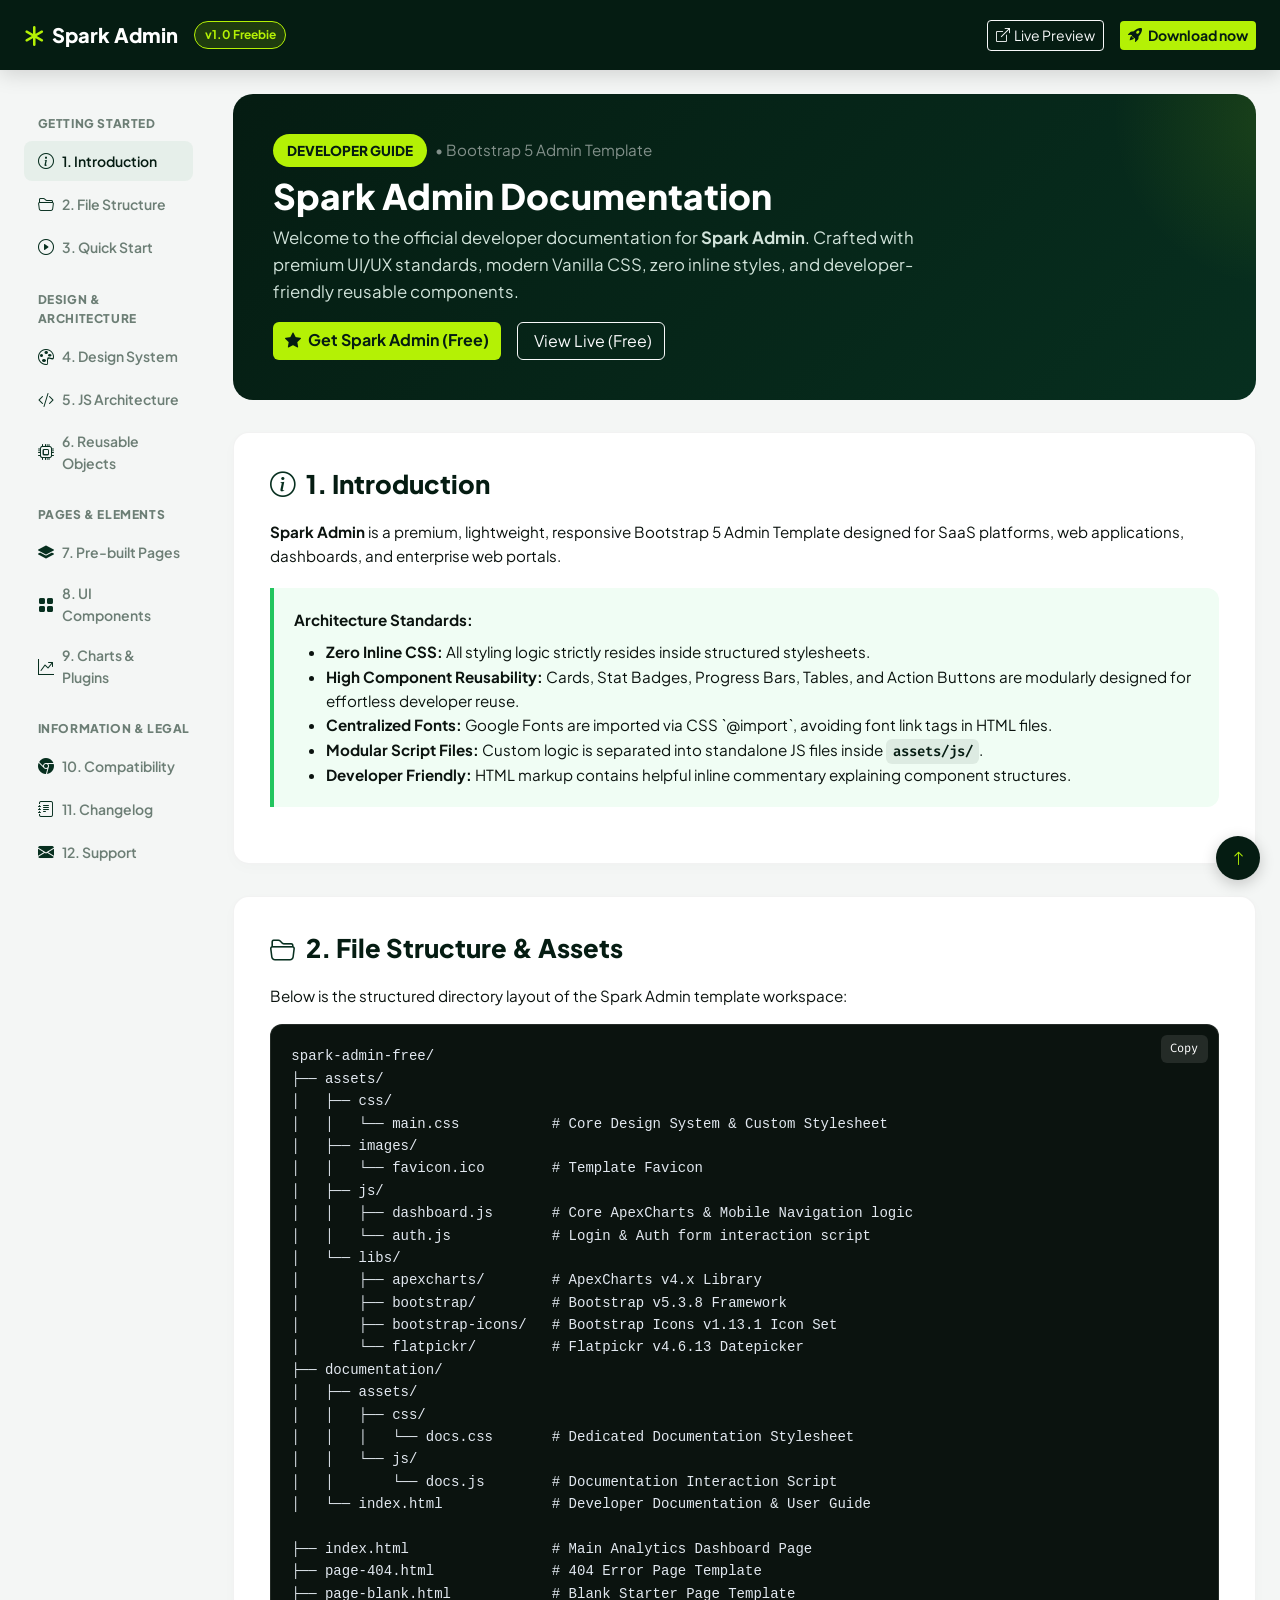
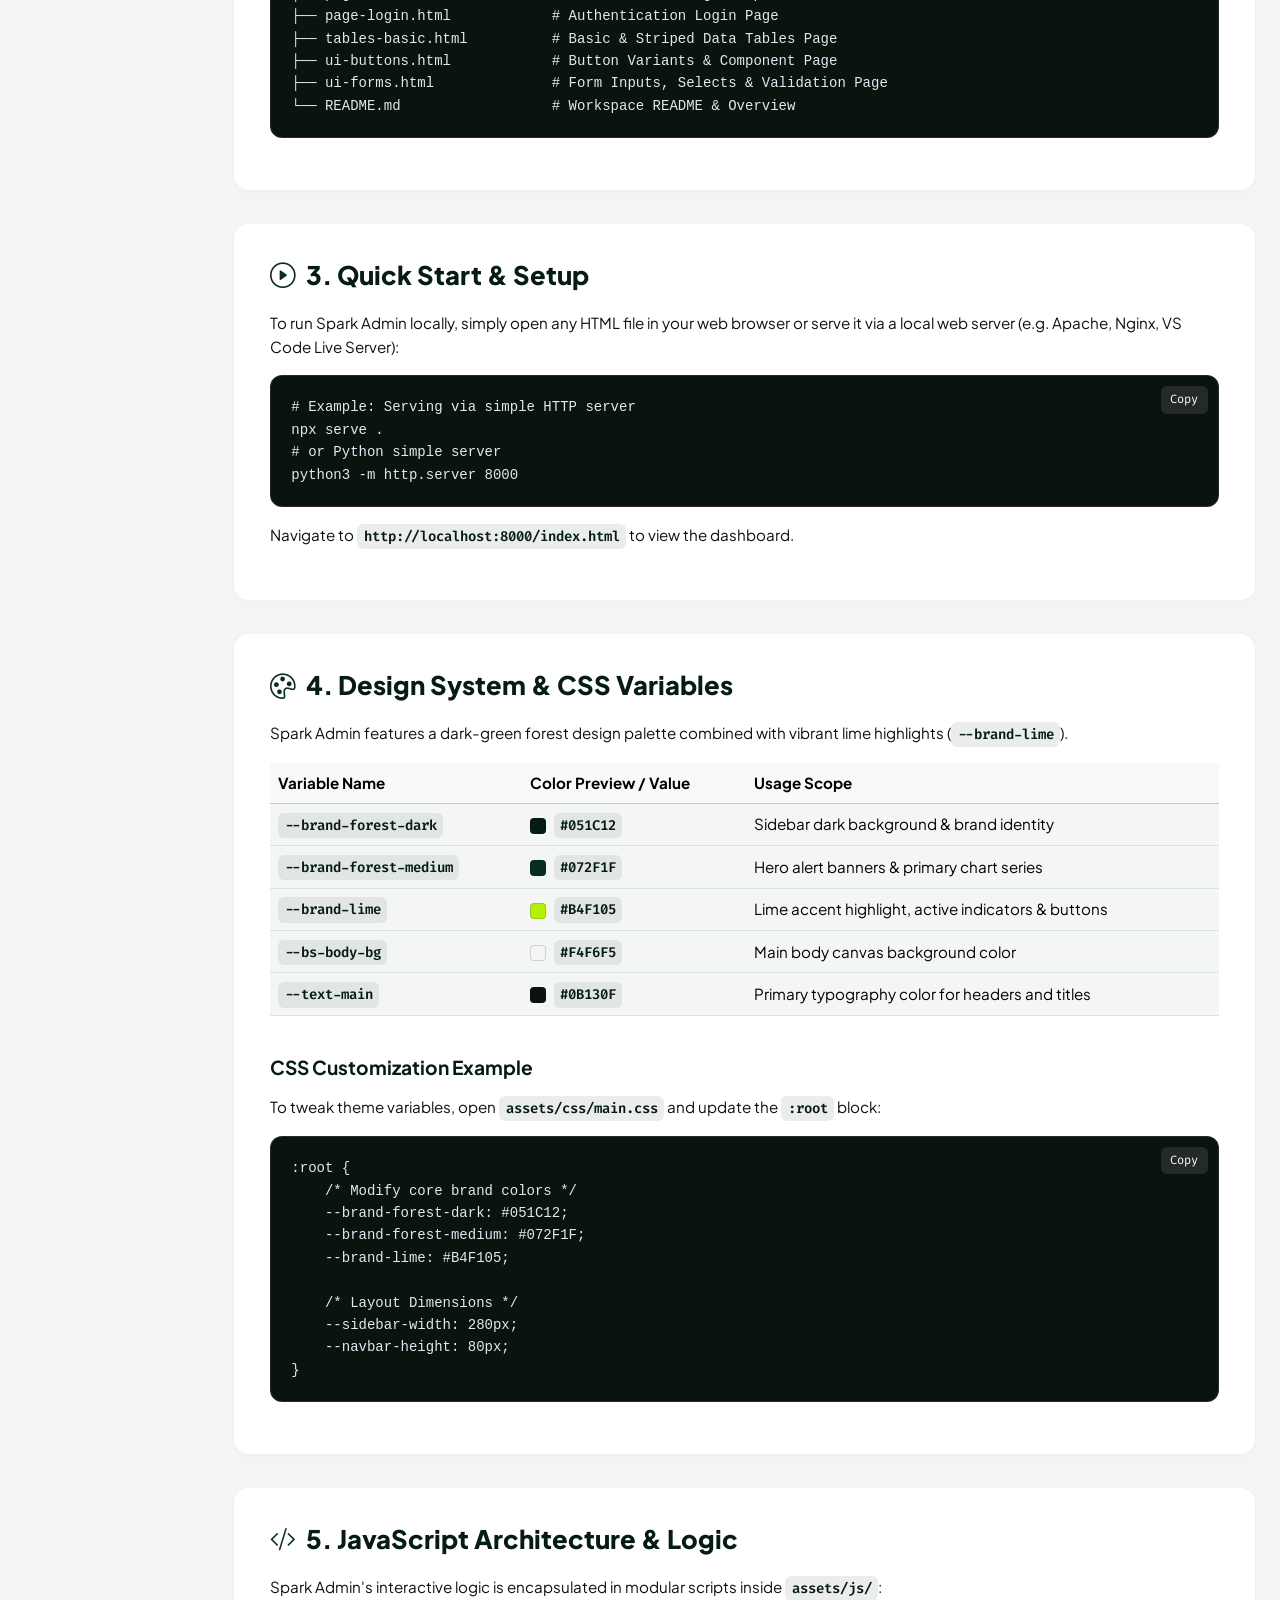
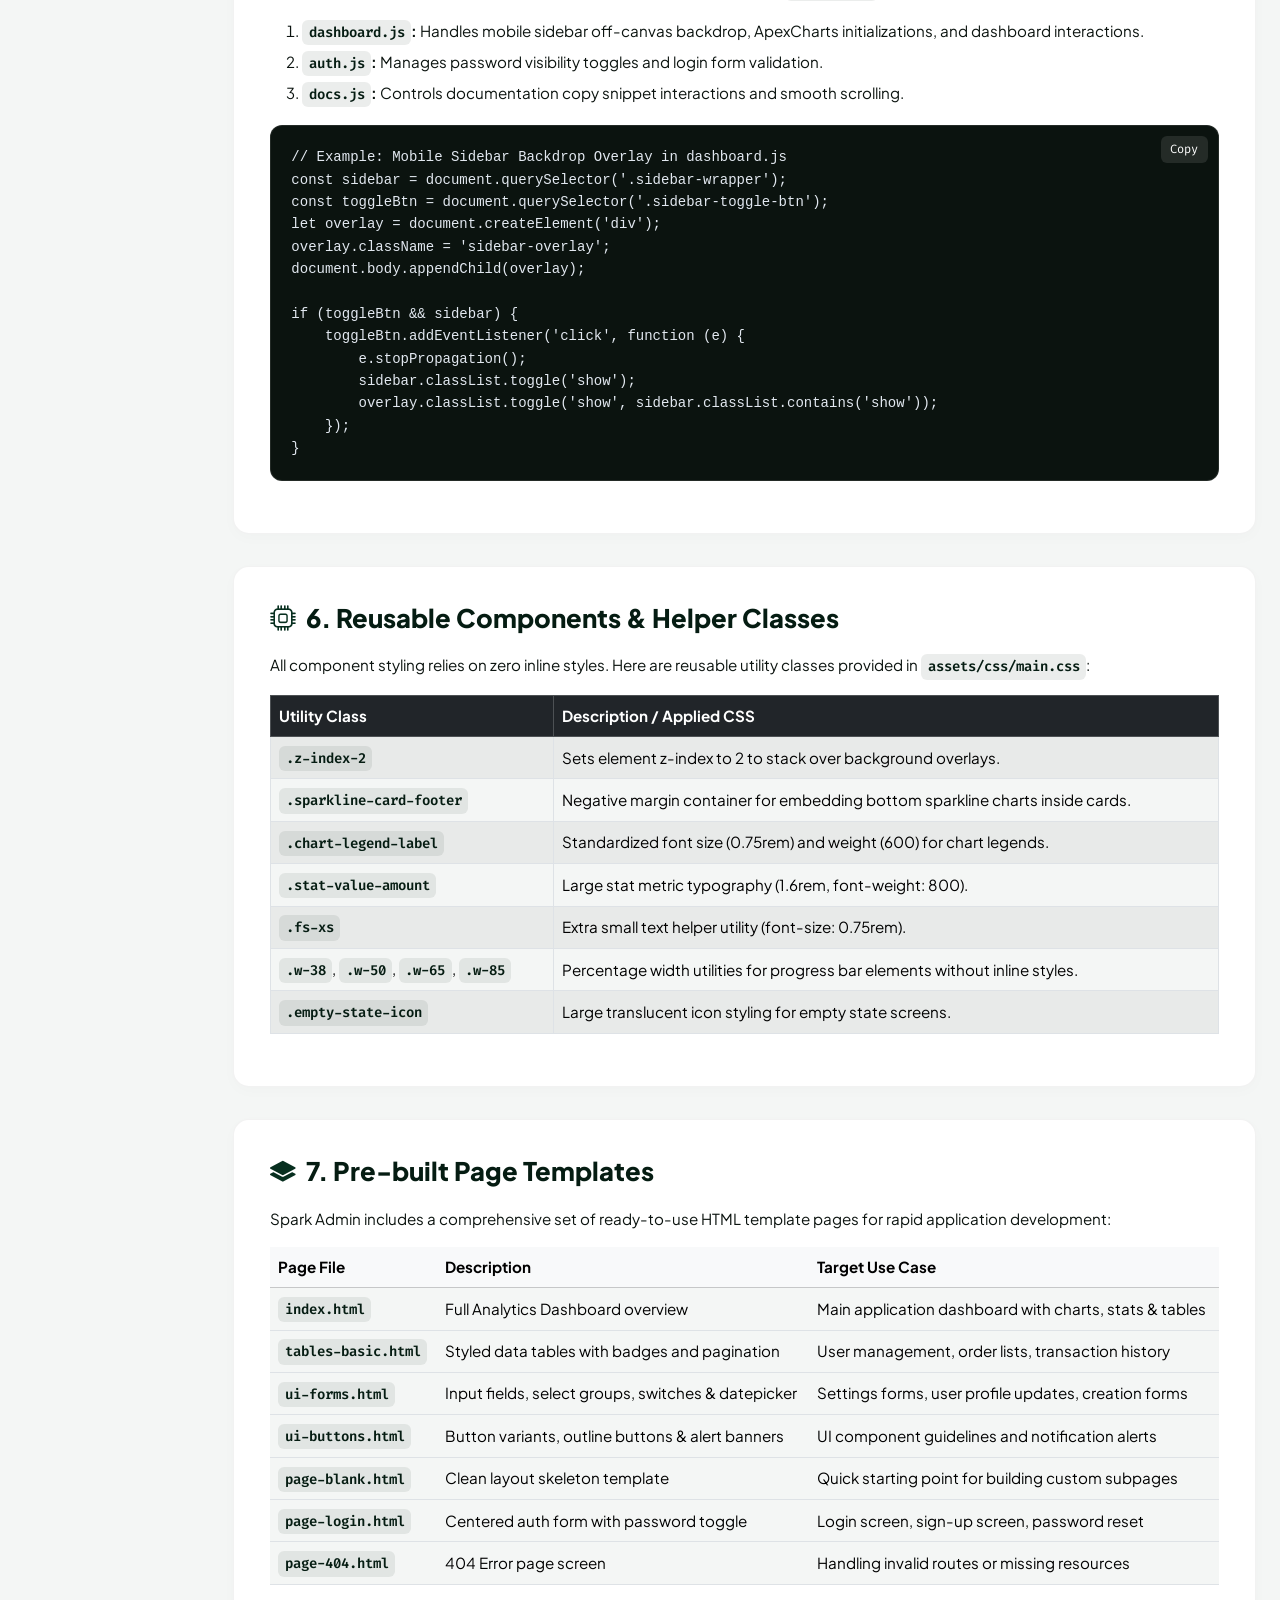
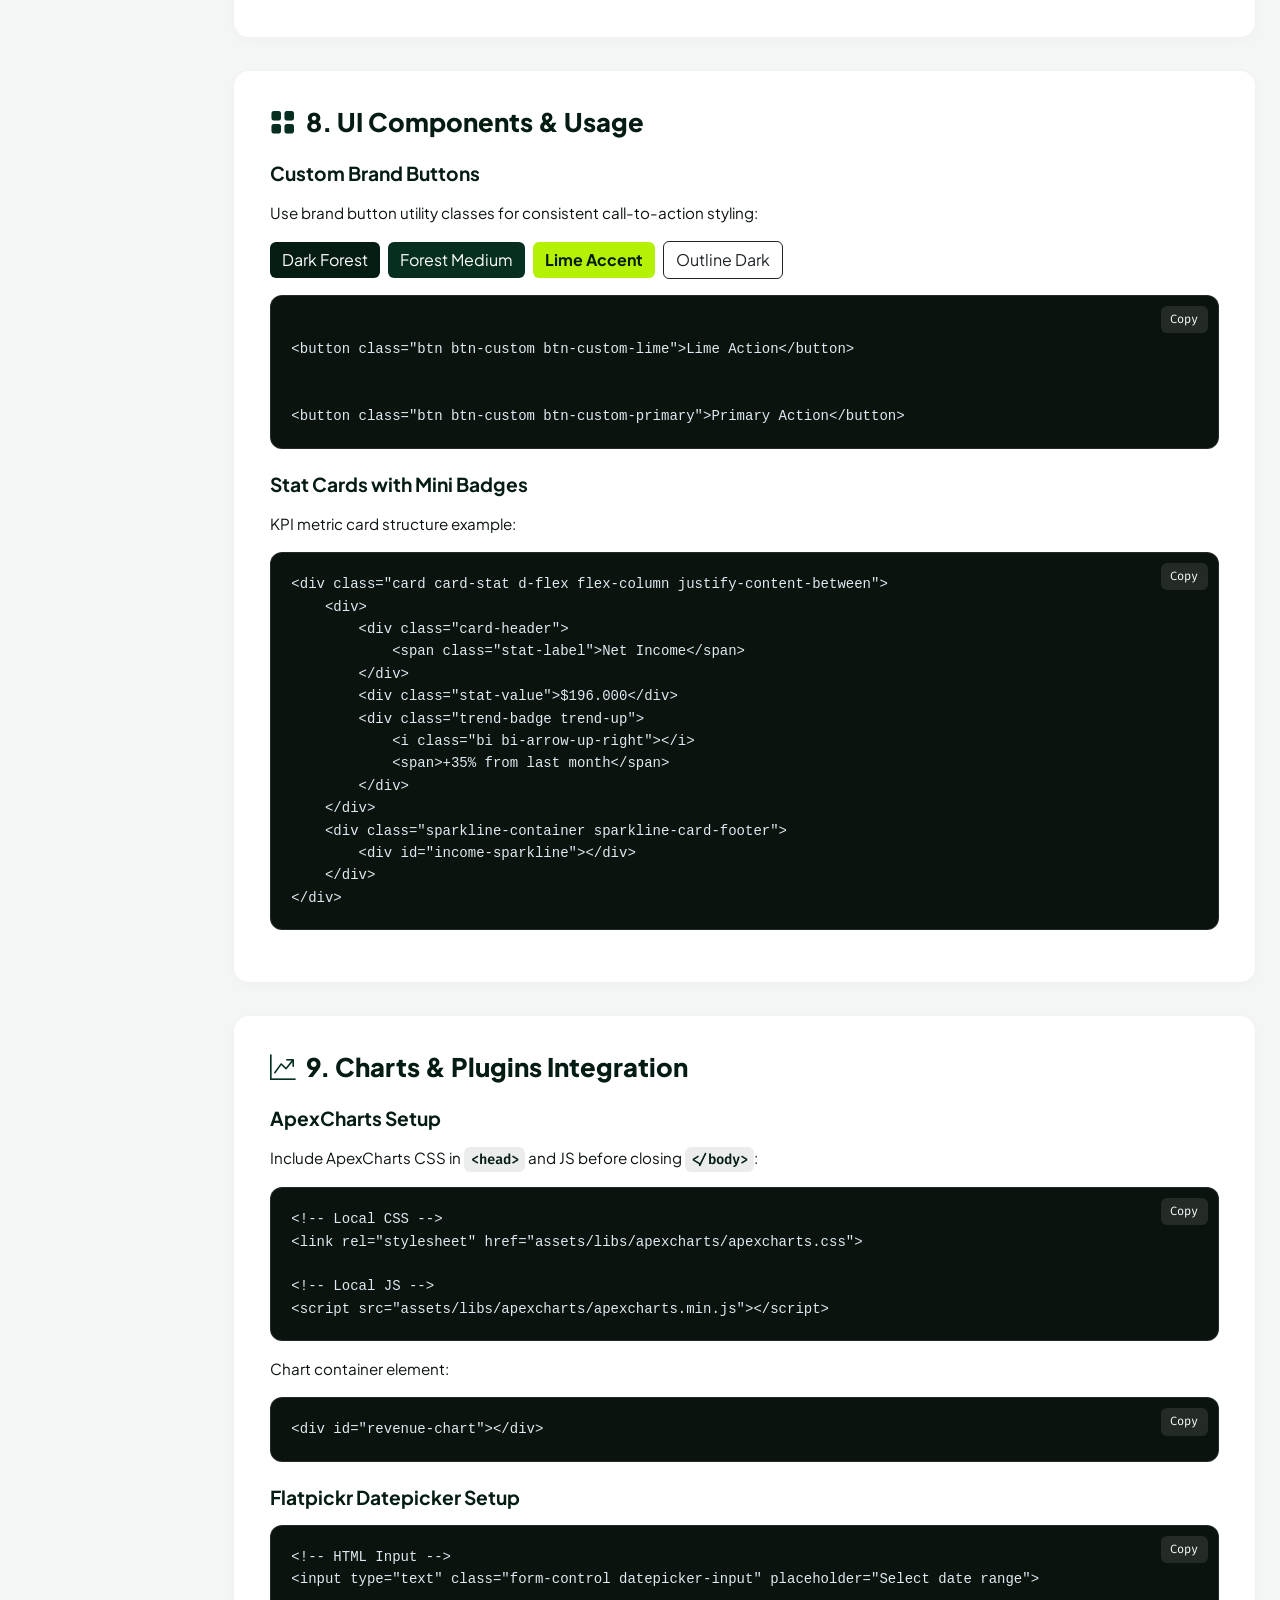
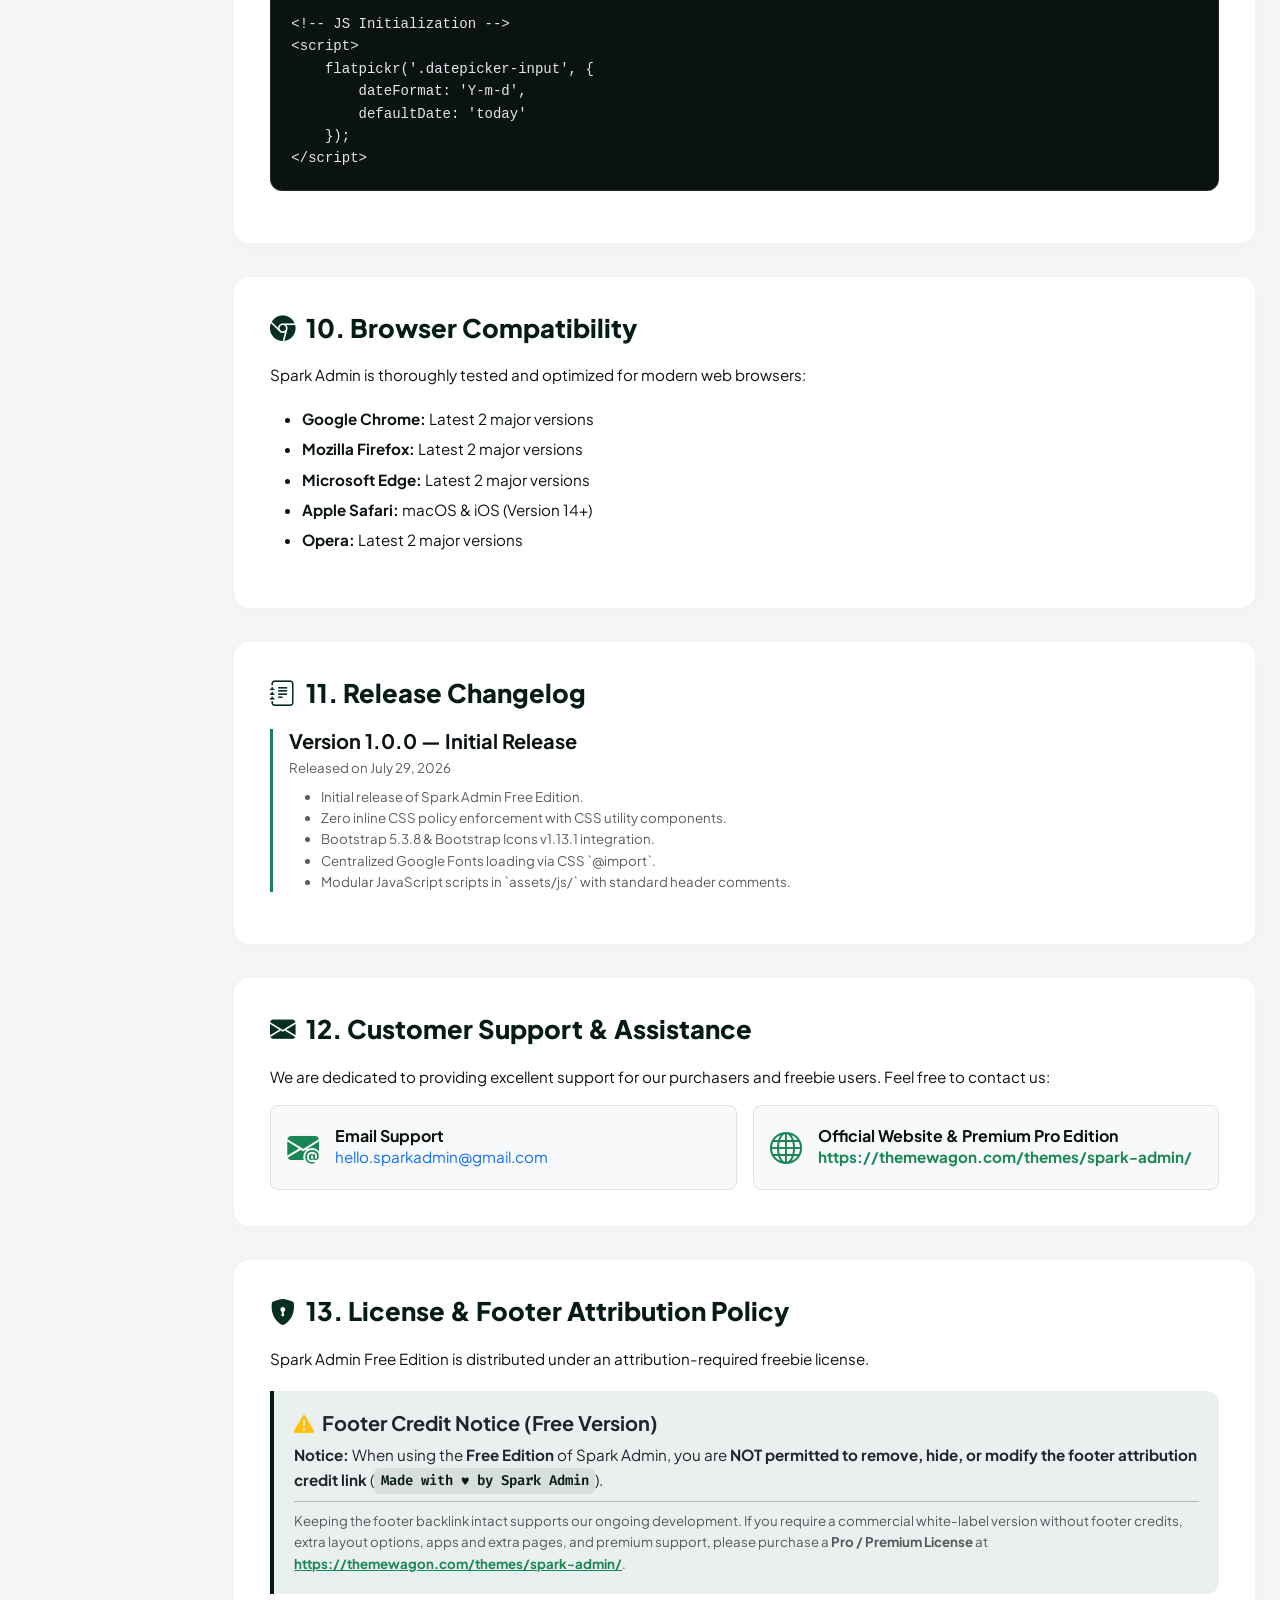
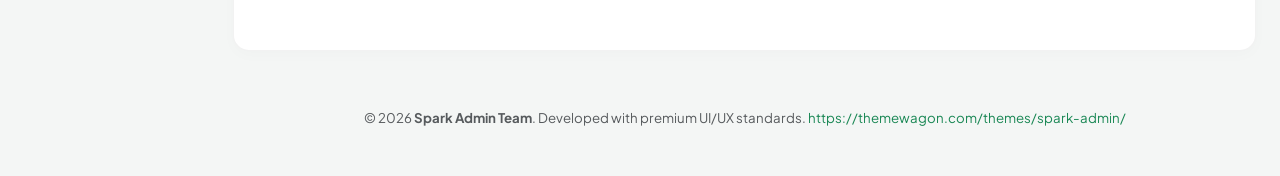
<file: frontend/documentation/index.html>
<!DOCTYPE html>
<html lang="en">

<head>
  <meta charset="UTF-8">
  <meta name="viewport" content="width=device-width, initial-scale=1.0">
  <title>Spark Admin - Documentation & Developer Guide</title>

  <!-- Meta Information -->
  <meta name="description"
    content="Official documentation and developer guide for Spark Admin - Bootstrap 5 Admin Dashboard Template.">
  <meta name="author" content="Spark Admin Team">

  <!-- Favicon -->
  <link rel="icon" type="image/png" href="../assets/images/favicon.ico">

  <!-- Bootstrap 5 CSS & Icons -->
  <link rel="stylesheet" href="../assets/libs/bootstrap/css/bootstrap.min.css">
  <link rel="stylesheet" href="../assets/libs/bootstrap-icons/bootstrap-icons.css">

  <!-- Custom Documentation Stylesheet (Google Fonts imported via CSS) -->
  <link rel="stylesheet" href="assets/css/docs.css">
</head>

<body>

  <!-- Header Navigation -->
  <header class="doc-navbar d-flex align-items-center">
    <div class="container-fluid px-4 d-flex align-items-center justify-content-between">
      <div class="d-flex align-items-center gap-3">
        <a href="../index.html" class="doc-brand">
          <i class="bi bi-asterisk"></i>
          <span>Spark Admin</span>
        </a>
        <span class="doc-version-badge">v1.0 Freebie</span>
      </div>
      <div class="d-flex align-items-center gap-3">
        <a href="https://themewagon.github.io/spark-admin/" target="_blank"
          class="btn btn-sm btn-outline-light d-none d-md-inline-flex align-items-center gap-1">
          <i class="bi bi-box-arrow-up-right"></i> Live Preview
        </a>
        <a href="https://themewagon.com/themes/spark-admin/" target="_blank" class="btn btn-sm btn-doc-lime">
          <i class="bi bi-rocket-takeoff-fill me-1"></i> Download now
        </a>
      </div>
    </div>
  </header>

  <!-- Main Content Layout -->
  <div class="container-fluid px-4 py-4">
    <div class="row">

      <!-- Sticky Sidebar Navigation -->
      <div class="col-lg-3 col-xl-2">
        <div class="doc-sidebar">
          <div class="doc-sidebar-title">Getting Started</div>
          <nav class="nav flex-column">
            <a class="nav-link active" href="#introduction"><i class="bi bi-info-circle"></i> 1. Introduction</a>
            <a class="nav-link" href="#file-structure"><i class="bi bi-folder2-open"></i> 2. File Structure</a>
            <a class="nav-link" href="#quick-start"><i class="bi bi-play-circle"></i> 3. Quick Start</a>
          </nav>

          <div class="doc-sidebar-title">Design & Architecture</div>
          <nav class="nav flex-column">
            <a class="nav-link" href="#design-system"><i class="bi bi-palette"></i> 4. Design System</a>
            <a class="nav-link" href="#javascript"><i class="bi bi-code-slash"></i> 5. JS Architecture</a>
            <a class="nav-link" href="#reusable-components"><i class="bi bi-cpu"></i> 6. Reusable Objects</a>
          </nav>

          <div class="doc-sidebar-title">Pages & Elements</div>
          <nav class="nav flex-column">
            <a class="nav-link" href="#page-templates"><i class="bi bi-layers-fill"></i> 7. Pre-built Pages</a>
            <a class="nav-link" href="#ui-components"><i class="bi bi-grid-fill"></i> 8. UI Components</a>
            <a class="nav-link" href="#charts-plugins"><i class="bi bi-graph-up-arrow"></i> 9. Charts & Plugins</a>
          </nav>

          <div class="doc-sidebar-title">Information & Legal</div>
          <nav class="nav flex-column">
            <a class="nav-link" href="#browser-support"><i class="bi bi-browser-chrome"></i> 10. Compatibility</a>
            <a class="nav-link" href="#changelog"><i class="bi bi-journal-text"></i> 11. Changelog</a>
            <a class="nav-link" href="#support"><i class="bi bi-envelope-fill"></i> 12. Support</a>
            <a class="nav-link" href="#license"><i class="bi bi-shield-lock-fill"></i> 13. License & Attribution</a>
          </nav>
        </div>
      </div>

      <!-- Documentation Content Area -->
      <div class="col-lg-9 col-xl-10">

        <!-- Hero Header Banner -->
        <div class="doc-hero">
          <div class="d-flex align-items-center gap-2 mb-2">
            <span class="doc-badge-lime">DEVELOPER GUIDE</span>
            <span class="text-white-50">• Bootstrap 5 Admin Template</span>
          </div>
          <h1>Spark Admin Documentation</h1>
          <p class="mb-3">
            Welcome to the official developer documentation for <strong>Spark Admin</strong>. Crafted with premium UI/UX
            standards, modern Vanilla CSS, zero inline styles, and developer-friendly reusable components.
          </p>
          <div class="d-flex gap-2 flex-wrap">
            <a href="https://themewagon.com/themes/spark-admin/" target="_blank" class="btn btn-doc-lime me-2">
              <i class="bi bi-star-fill me-1"></i> Get Spark Admin (Free)
            </a>
            <a href="https://themewagon.github.com/spark-admin/" target="_blank" class="btn btn-outline-light">
              <i class="bi bi-layout-dashboard me-1"></i> View Live (Free)
            </a>
          </div>
        </div>

        <!-- 1. Introduction Section -->
        <section id="introduction" class="doc-section">
          <h2><i class="bi bi-info-circle"></i> 1. Introduction</h2>
          <p>
            <strong>Spark Admin</strong> is a premium, lightweight, responsive Bootstrap 5 Admin Template designed for
            SaaS platforms, web applications, dashboards, and enterprise web portals.
          </p>

          <div class="doc-alert doc-alert-tip">
            <strong>Architecture Standards:</strong>
            <ul class="mb-0 mt-2">
              <li><strong>Zero Inline CSS:</strong> All styling logic strictly resides inside structured stylesheets.
              </li>
              <li><strong>High Component Reusability:</strong> Cards, Stat Badges, Progress Bars, Tables, and Action
                Buttons are modularly designed for effortless developer reuse.</li>
              <li><strong>Centralized Fonts:</strong> Google Fonts are imported via CSS `@import`, avoiding font link
                tags in HTML files.</li>
              <li><strong>Modular Script Files:</strong> Custom logic is separated into standalone JS files inside
                <code>assets/js/</code>.
              </li>
              <li><strong>Developer Friendly:</strong> HTML markup contains helpful inline commentary explaining
                component structures.</li>
            </ul>
          </div>
        </section>

        <!-- 2. File Structure Section -->
        <section id="file-structure" class="doc-section">
          <h2><i class="bi bi-folder2-open"></i> 2. File Structure & Assets</h2>
          <p>Below is the structured directory layout of the Spark Admin template workspace:</p>

          <pre><button class="btn-copy" onclick="copyCode(this)">Copy</button><code>spark-admin-free/
├── assets/
│   ├── css/
│   │   └── main.css           # Core Design System & Custom Stylesheet
│   ├── images/
│   │   └── favicon.ico        # Template Favicon
│   ├── js/
│   │   ├── dashboard.js       # Core ApexCharts & Mobile Navigation logic
│   │   └── auth.js            # Login & Auth form interaction script
│   └── libs/
│       ├── apexcharts/        # ApexCharts v4.x Library
│       ├── bootstrap/         # Bootstrap v5.3.8 Framework
│       ├── bootstrap-icons/   # Bootstrap Icons v1.13.1 Icon Set
│       └── flatpickr/         # Flatpickr v4.6.13 Datepicker
├── documentation/
│   ├── assets/
│   │   ├── css/
│   │   │   └── docs.css       # Dedicated Documentation Stylesheet
│   │   └── js/
│   │       └── docs.js        # Documentation Interaction Script
│   └── index.html             # Developer Documentation & User Guide

├── index.html                 # Main Analytics Dashboard Page
├── page-404.html              # 404 Error Page Template
├── page-blank.html            # Blank Starter Page Template
├── page-login.html            # Authentication Login Page
├── tables-basic.html          # Basic & Striped Data Tables Page
├── ui-buttons.html            # Button Variants & Component Page
├── ui-forms.html              # Form Inputs, Selects & Validation Page
└── README.md                  # Workspace README & Overview</code></pre>
        </section>

        <!-- 3. Quick Start Section -->
        <section id="quick-start" class="doc-section">
          <h2><i class="bi bi-play-circle"></i> 3. Quick Start & Setup</h2>
          <p>To run Spark Admin locally, simply open any HTML file in your web browser or serve it via a local web
            server (e.g. Apache, Nginx, VS Code Live Server):</p>

          <pre><button class="btn-copy" onclick="copyCode(this)">Copy</button><code># Example: Serving via simple HTTP server
npx serve .
# or Python simple server
python3 -m http.server 8000</code></pre>

          <p>Navigate to <code>http://localhost:8000/index.html</code> to view the dashboard.</p>
        </section>

        <!-- 4. Design System Section -->
        <section id="design-system" class="doc-section">
          <h2><i class="bi bi-palette"></i> 4. Design System & CSS Variables</h2>
          <p>
            Spark Admin features a dark-green forest design palette combined with vibrant lime highlights
            (<code>--brand-lime</code>).
          </p>

          <div class="table-responsive">
            <table class="table table-hover align-middle">
              <thead class="table-light">
                <tr>
                  <th>Variable Name</th>
                  <th>Color Preview / Value</th>
                  <th>Usage Scope</th>
                </tr>
              </thead>
              <tbody>
                <tr>
                  <td><code>--brand-forest-dark</code></td>
                  <td><span class="color-swatch swatch-forest-dark"></span><code>#051C12</code></td>
                  <td>Sidebar dark background & brand identity</td>
                </tr>
                <tr>
                  <td><code>--brand-forest-medium</code></td>
                  <td><span class="color-swatch swatch-forest-medium"></span><code>#072F1F</code></td>
                  <td>Hero alert banners & primary chart series</td>
                </tr>
                <tr>
                  <td><code>--brand-lime</code></td>
                  <td><span class="color-swatch swatch-lime"></span><code>#B4F105</code></td>
                  <td>Lime accent highlight, active indicators & buttons</td>
                </tr>
                <tr>
                  <td><code>--bs-body-bg</code></td>
                  <td><span class="color-swatch swatch-body-bg"></span><code>#F4F6F5</code></td>
                  <td>Main body canvas background color</td>
                </tr>
                <tr>
                  <td><code>--text-main</code></td>
                  <td><span class="color-swatch swatch-text-main"></span><code>#0B130F</code></td>
                  <td>Primary typography color for headers and titles</td>
                </tr>
              </tbody>
            </table>
          </div>

          <h3 id="css-variables" class="mt-4">CSS Customization Example</h3>
          <p>To tweak theme variables, open <code>assets/css/main.css</code> and update the <code>:root</code> block:
          </p>
          <pre><button class="btn-copy" onclick="copyCode(this)">Copy</button><code>:root {
    /* Modify core brand colors */
    --brand-forest-dark: #051C12;
    --brand-forest-medium: #072F1F;
    --brand-lime: #B4F105;
    
    /* Layout Dimensions */
    --sidebar-width: 280px;
    --navbar-height: 80px;
}</code></pre>
        </section>

        <!-- 5. JavaScript Architecture Section -->
        <section id="javascript" class="doc-section">
          <h2><i class="bi bi-code-slash"></i> 5. JavaScript Architecture & Logic</h2>
          <p>Spark Admin's interactive logic is encapsulated in modular scripts inside <code>assets/js/</code>:</p>

          <ol class="lh-lg">
            <li><strong><code>dashboard.js</code>:</strong> Handles mobile sidebar off-canvas backdrop, ApexCharts
              initializations, and dashboard interactions.</li>
            <li><strong><code>auth.js</code>:</strong> Manages password visibility toggles and login form validation.
            </li>
            <li><strong><code>docs.js</code>:</strong> Controls documentation copy snippet interactions and smooth
              scrolling.</li>
          </ol>

          <pre><button class="btn-copy" onclick="copyCode(this)">Copy</button><code>// Example: Mobile Sidebar Backdrop Overlay in dashboard.js
const sidebar = document.querySelector('.sidebar-wrapper');
const toggleBtn = document.querySelector('.sidebar-toggle-btn');
let overlay = document.createElement('div');
overlay.className = 'sidebar-overlay';
document.body.appendChild(overlay);

if (toggleBtn && sidebar) {
    toggleBtn.addEventListener('click', function (e) {
        e.stopPropagation();
        sidebar.classList.toggle('show');
        overlay.classList.toggle('show', sidebar.classList.contains('show'));
    });
}</code></pre>
        </section>

        <!-- 6. Reusable Objects Section -->
        <section id="reusable-components" class="doc-section">
          <h2><i class="bi bi-cpu"></i> 6. Reusable Components & Helper Classes</h2>
          <p>All component styling relies on zero inline styles. Here are reusable utility classes provided in
            <code>assets/css/main.css</code>:
          </p>

          <div class="table-responsive">
            <table class="table table-bordered table-striped align-middle">
              <thead class="table-dark">
                <tr>
                  <th>Utility Class</th>
                  <th>Description / Applied CSS</th>
                </tr>
              </thead>
              <tbody>
                <tr>
                  <td><code>.z-index-2</code></td>
                  <td>Sets element z-index to 2 to stack over background overlays.</td>
                </tr>
                <tr>
                  <td><code>.sparkline-card-footer</code></td>
                  <td>Negative margin container for embedding bottom sparkline charts inside cards.</td>
                </tr>
                <tr>
                  <td><code>.chart-legend-label</code></td>
                  <td>Standardized font size (0.75rem) and weight (600) for chart legends.</td>
                </tr>
                <tr>
                  <td><code>.stat-value-amount</code></td>
                  <td>Large stat metric typography (1.6rem, font-weight: 800).</td>
                </tr>
                <tr>
                  <td><code>.fs-xs</code></td>
                  <td>Extra small text helper utility (font-size: 0.75rem).</td>
                </tr>
                <tr>
                  <td><code>.w-38</code>, <code>.w-50</code>, <code>.w-65</code>, <code>.w-85</code></td>
                  <td>Percentage width utilities for progress bar elements without inline styles.</td>
                </tr>
                <tr>
                  <td><code>.empty-state-icon</code></td>
                  <td>Large translucent icon styling for empty state screens.</td>
                </tr>
              </tbody>
            </table>
          </div>
        </section>

        <!-- 7. Pre-built Pages Section -->
        <section id="page-templates" class="doc-section">
          <h2><i class="bi bi-layers-fill"></i> 7. Pre-built Page Templates</h2>
          <p>Spark Admin includes a comprehensive set of ready-to-use HTML template pages for rapid application
            development:</p>

          <div class="table-responsive">
            <table class="table table-hover align-middle">
              <thead class="table-light">
                <tr>
                  <th>Page File</th>
                  <th>Description</th>
                  <th>Target Use Case</th>
                </tr>
              </thead>
              <tbody>
                <tr>
                  <td><code>index.html</code></td>
                  <td>Full Analytics Dashboard overview</td>
                  <td>Main application dashboard with charts, stats & tables</td>
                </tr>
                <tr>
                  <td><code>tables-basic.html</code></td>
                  <td>Styled data tables with badges and pagination</td>
                  <td>User management, order lists, transaction history</td>
                </tr>
                <tr>
                  <td><code>ui-forms.html</code></td>
                  <td>Input fields, select groups, switches & datepicker</td>
                  <td>Settings forms, user profile updates, creation forms</td>
                </tr>
                <tr>
                  <td><code>ui-buttons.html</code></td>
                  <td>Button variants, outline buttons & alert banners</td>
                  <td>UI component guidelines and notification alerts</td>
                </tr>
                <tr>
                  <td><code>page-blank.html</code></td>
                  <td>Clean layout skeleton template</td>
                  <td>Quick starting point for building custom subpages</td>
                </tr>
                <tr>
                  <td><code>page-login.html</code></td>
                  <td>Centered auth form with password toggle</td>
                  <td>Login screen, sign-up screen, password reset</td>
                </tr>
                <tr>
                  <td><code>page-404.html</code></td>
                  <td>404 Error page screen</td>
                  <td>Handling invalid routes or missing resources</td>
                </tr>
              </tbody>
            </table>
          </div>
        </section>

        <!-- 8. UI Components Section -->
        <section id="ui-components" class="doc-section">
          <h2><i class="bi bi-grid-fill"></i> 8. UI Components & Usage</h2>

          <h3>Custom Brand Buttons</h3>
          <p>Use brand button utility classes for consistent call-to-action styling:</p>
          <div class="mb-3 d-flex gap-2 flex-wrap align-items-center">
            <button class="btn btn-doc-dark">Dark Forest</button>
            <button class="btn btn-doc-medium">Forest Medium</button>
            <button class="btn btn-doc-lime">Lime Accent</button>
            <button class="btn btn-outline-dark">Outline Dark</button>
          </div>

          <pre><button class="btn-copy" onclick="copyCode(this)">Copy</button><code><!-- Lime Accent Button -->
&lt;button class="btn btn-custom btn-custom-lime"&gt;Lime Action&lt;/button&gt;

<!-- Dark Forest Button -->
&lt;button class="btn btn-custom btn-custom-primary"&gt;Primary Action&lt;/button&gt;</code></pre>

          <h3 class="mt-4">Stat Cards with Mini Badges</h3>
          <p>KPI metric card structure example:</p>
          <pre><button class="btn-copy" onclick="copyCode(this)">Copy</button><code>&lt;div class="card card-stat d-flex flex-column justify-content-between"&gt;
    &lt;div&gt;
        &lt;div class="card-header"&gt;
            &lt;span class="stat-label"&gt;Net Income&lt;/span&gt;
        &lt;/div&gt;
        &lt;div class="stat-value"&gt;$196.000&lt;/div&gt;
        &lt;div class="trend-badge trend-up"&gt;
            &lt;i class="bi bi-arrow-up-right"&gt;&lt;/i&gt;
            &lt;span&gt;+35% from last month&lt;/span&gt;
        &lt;/div&gt;
    &lt;/div&gt;
    &lt;div class="sparkline-container sparkline-card-footer"&gt;
        &lt;div id="income-sparkline"&gt;&lt;/div&gt;
    &lt;/div&gt;
&lt;/div&gt;</code></pre>
        </section>

        <!-- 9. Charts & Plugins Section -->
        <section id="charts-plugins" class="doc-section">
          <h2><i class="bi bi-graph-up-arrow"></i> 9. Charts & Plugins Integration</h2>

          <h3>ApexCharts Setup</h3>
          <p>Include ApexCharts CSS in <code>&lt;head&gt;</code> and JS before closing <code>&lt;/body&gt;</code>:</p>
          <pre><button class="btn-copy" onclick="copyCode(this)">Copy</button><code>&lt;!-- Local CSS --&gt;
&lt;link rel="stylesheet" href="assets/libs/apexcharts/apexcharts.css"&gt;

&lt;!-- Local JS --&gt;
&lt;script src="assets/libs/apexcharts/apexcharts.min.js"&gt;&lt;/script&gt;</code></pre>

          <p>Chart container element:</p>
          <pre><button class="btn-copy" onclick="copyCode(this)">Copy</button><code>&lt;div id="revenue-chart"&gt;&lt;/div&gt;</code></pre>

          <h3 class="mt-4">Flatpickr Datepicker Setup</h3>
          <pre><button class="btn-copy" onclick="copyCode(this)">Copy</button><code>&lt;!-- HTML Input --&gt;
&lt;input type="text" class="form-control datepicker-input" placeholder="Select date range"&gt;

&lt;!-- JS Initialization --&gt;
&lt;script&gt;
    flatpickr('.datepicker-input', {
        dateFormat: 'Y-m-d',
        defaultDate: 'today'
    });
&lt;/script&gt;</code></pre>
        </section>

        <!-- 10. Browser Support Section -->
        <section id="browser-support" class="doc-section">
          <h2><i class="bi bi-browser-chrome"></i> 10. Browser Compatibility</h2>
          <p>Spark Admin is thoroughly tested and optimized for modern web browsers:</p>
          <ul class="lh-lg">
            <li><strong>Google Chrome:</strong> Latest 2 major versions</li>
            <li><strong>Mozilla Firefox:</strong> Latest 2 major versions</li>
            <li><strong>Microsoft Edge:</strong> Latest 2 major versions</li>
            <li><strong>Apple Safari:</strong> macOS & iOS (Version 14+)</li>
            <li><strong>Opera:</strong> Latest 2 major versions</li>
          </ul>
        </section>

        <!-- 11. Changelog Section -->
        <section id="changelog" class="doc-section">
          <h2><i class="bi bi-journal-text"></i> 11. Release Changelog</h2>

          <div class="border-start border-3 border-success ps-3 my-3">
            <h5 class="fw-bold mb-1">Version 1.0.0 — Initial Release</h5>
            <p class="text-muted small mb-2">Released on July 29, 2026</p>
            <ul class="small mb-0 text-muted">
              <li>Initial release of Spark Admin Free Edition.</li>
              <li>Zero inline CSS policy enforcement with CSS utility components.</li>
              <li>Bootstrap 5.3.8 & Bootstrap Icons v1.13.1 integration.</li>
              <li>Centralized Google Fonts loading via CSS `@import`.</li>
              <li>Modular JavaScript scripts in `assets/js/` with standard header comments.</li>
            </ul>
          </div>
        </section>

        <!-- 12. Support Section -->
        <section id="support" class="doc-section">
          <h2><i class="bi bi-envelope-fill"></i> 12. Customer Support & Assistance</h2>
          <p>We are dedicated to providing excellent support for our purchasers and freebie users. Feel free to contact
            us:</p>

          <div class="row g-3">
            <div class="col-md-6">
              <div class="p-3 border rounded-3 bg-light d-flex align-items-center gap-3">
                <i class="bi bi-envelope-at-fill fs-2 text-success"></i>
                <div>
                  <h6 class="fw-bold mb-0">Email Support</h6>
                  <a href="mailto:hello.sparkadmin@gmail.com"
                    class="text-decoration-none">hello.sparkadmin@gmail.com</a>
                </div>
              </div>
            </div>
            <div class="col-md-6">
              <div class="p-3 border rounded-3 bg-light d-flex align-items-center gap-3">
                <i class="bi bi-globe fs-2 text-success"></i>
                <div>
                  <h6 class="fw-bold mb-0">Official Website & Premium Pro Edition</h6>
                  <a href="#!"
                    class="text-decoration-none fw-bold text-success">https://themewagon.com/themes/spark-admin/</a>
                </div>
              </div>
            </div>
          </div>
        </section>

        <!-- 13. License & Footer Credit Policy Section -->
        <section id="license" class="doc-section">
          <h2><i class="bi bi-shield-lock-fill"></i> 13. License & Footer Attribution Policy</h2>
          <p>Spark Admin Free Edition is distributed under an attribution-required freebie license.</p>

          <div class="doc-alert doc-alert-info">
            <h5 class="fw-bold text-dark mb-2"><i class="bi bi-exclamation-triangle-fill me-2 text-warning"></i>Footer
              Credit Notice (Free Version)</h5>
            <p class="mb-2 text-dark">
              <strong>Notice:</strong> When using the <strong>Free Edition</strong> of Spark Admin, you are <strong>NOT
                permitted to remove, hide, or modify the footer attribution credit link</strong>
              (<code>Made with ♥ by Spark Admin</code>).
            </p>
            <hr class="my-2">
            <p class="small mb-0 text-muted">
              Keeping the footer backlink intact supports our ongoing development. If you require a commercial
              white-label version without footer credits, extra layout options, apps and extra pages, and premium
              support, please purchase a <strong>Pro / Premium License</strong> at <a href="#!"
                class="fw-bold text-success">https://themewagon.com/themes/spark-admin/</a>.
            </p>
          </div>
        </section>

        <!-- Footer -->
        <footer class="py-4 text-center text-muted small">
          <p class="mb-0">&copy; 2026 <strong>Spark Admin Team</strong>. Developed with premium UI/UX standards. <a
              href="#!" class="text-success text-decoration-none">https://themewagon.com/themes/spark-admin/</a></p>
        </footer>
      </div>
    </div>
  </div>

  <!-- Back to top button -->
  <a href="#" class="back-to-top" title="Back to top">
    <i class="bi bi-arrow-up"></i>
  </a>

  <!-- Local Bootstrap bundle -->
  <script src="../assets/libs/bootstrap/js/bootstrap.bundle.min.js"></script>

  <!-- Custom Documentation script module -->
  <script src="assets/js/docs.js"></script>
</body>

</html>
</file>
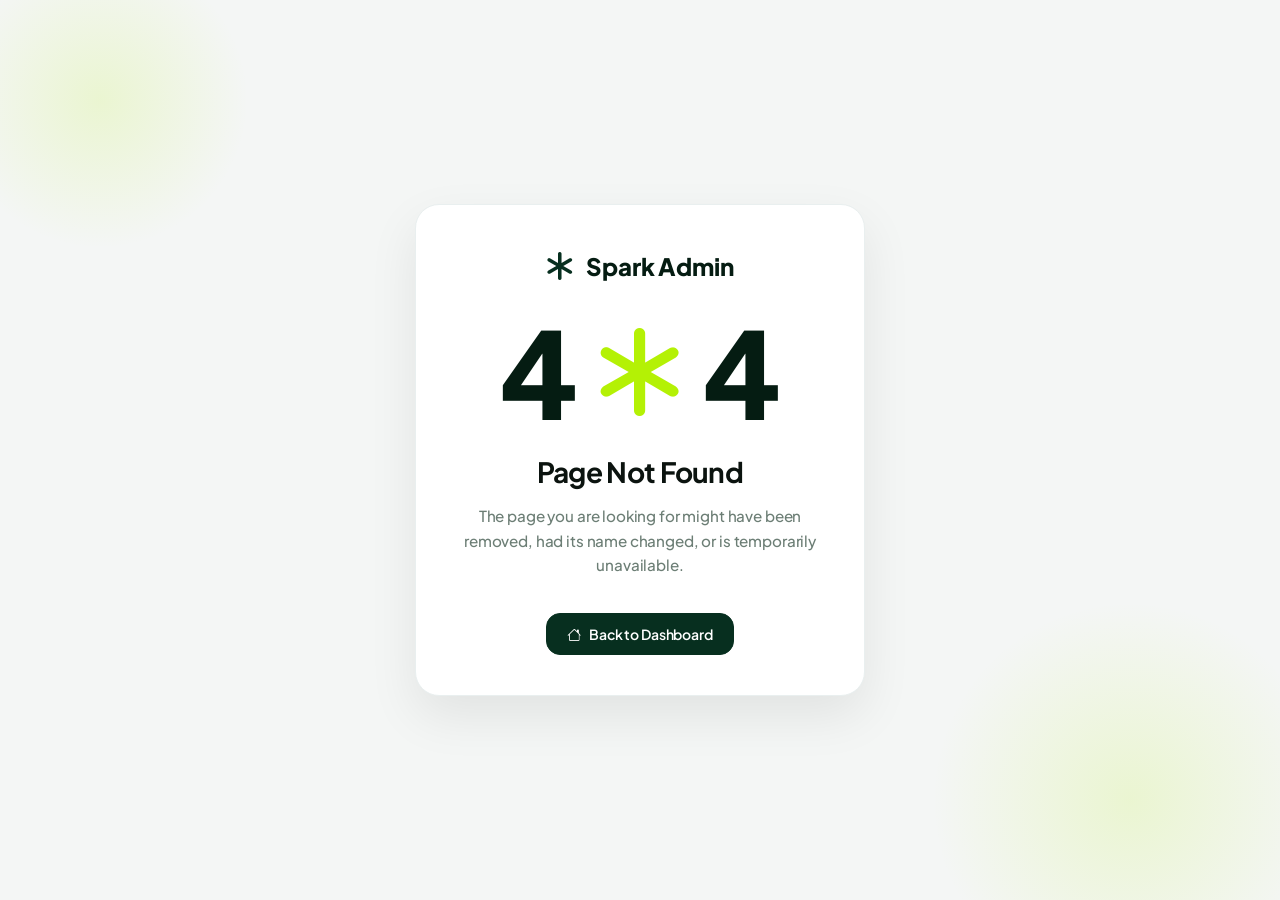
<file: frontend/page-404.html>
<!DOCTYPE html>
<html lang="en">
<head>
    <meta charset="UTF-8">
    <meta name="viewport" content="width=device-width, initial-scale=1.0">
    <title>404 Page Not Found - Spark Admin Premium Bootstrap 5 Admin Dashboard Template</title>
    
    <!-- SEO Optimization -->
    <meta name="description" content="404 Page Not Found - Spark Admin Premium Bootstrap 5 Admin Dashboard Template">
    <meta name="author" content="Spark Admin Team">
    
    <!-- Favicon -->
    <link rel="icon" type="image/png" href="assets/images/favicon.ico">
    
    <!-- Local Third-Party Libraries (100% Offline Compatible) -->
    <link rel="stylesheet" href="assets/libs/bootstrap/css/bootstrap.min.css">
    <link rel="stylesheet" href="assets/libs/bootstrap-icons/bootstrap-icons.css">
    
    <!-- Main Design System & Custom Stylesheet -->
    <link rel="stylesheet" href="assets/css/main.css">
</head>
<body>

    <!-- ==========================================
         START: 404 Error Page Container & Card
         ========================================== -->
    <div class="login-wrapper">
        <!-- Glowing background shapes matching theme aesthetic -->
        <div class="login-bg-shape login-bg-shape-1"></div>
        <div class="login-bg-shape login-bg-shape-2"></div>
        
        <!-- Main centered error card layout -->
        <div class="login-card text-center">
            
            <!-- Brand Identity -->
            <a href="index.html" class="login-brand text-decoration-none">
                <i class="bi bi-asterisk"></i>
                <span>Spark Admin</span>
            </a>
            
            <!-- Giant 404 header with spinning asterisk Zero -->
            <div class="error-title-huge">
                <span>4</span>
                <i class="bi bi-asterisk"></i>
                <span>4</span>
            </div>
            
            <h2 class="error-subtitle">Page Not Found</h2>
            <p class="error-desc">
                The page you are looking for might have been removed, had its name changed, or is temporarily unavailable.
            </p>
            
            <div class="error-actions-group">
                <a href="index.html" class="btn-custom btn-custom-primary">
                    <i class="bi bi-house"></i> Back to Dashboard
                </a>
            </div>
            
        </div>
    </div>
    <!-- END: 404 Error Page Container -->

    <!-- Local Third-Party Libraries Script dependencies -->
    <script src="assets/libs/bootstrap/js/bootstrap.bundle.min.js"></script>
</body>
</html>
</file>
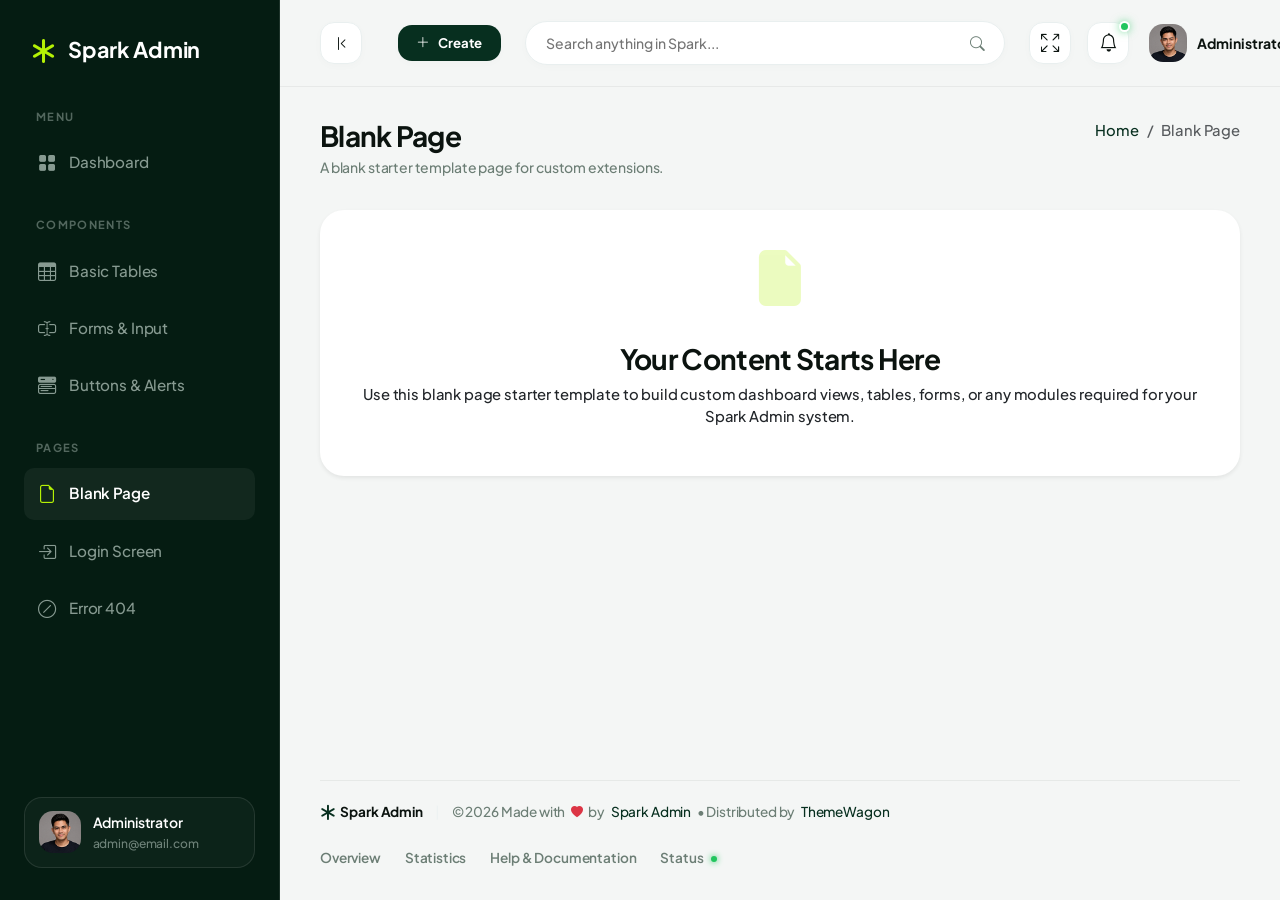
<file: frontend/page-blank.html>
<!DOCTYPE html>
<html lang="en">

<head>
  <meta charset="UTF-8">
  <meta name="viewport" content="width=device-width, initial-scale=1.0">
  <title>Blank Page - Spark Admin Premium Bootstrap 5 Admin Dashboard Template</title>

  <!-- SEO Optimization -->
  <meta name="description" content="Blank Page - Spark Admin Premium Bootstrap 5 Admin Dashboard Template">
  <meta name="author" content="Spark Admin Team">

  <!-- Favicon -->
  <link rel="icon" type="image/png" href="assets/images/favicon.ico">

  <!-- Local Third-Party Libraries (100% Offline Compatible) -->
  <link rel="stylesheet" href="assets/libs/bootstrap/css/bootstrap.min.css">
  <link rel="stylesheet" href="assets/libs/bootstrap-icons/bootstrap-icons.css">
  <link rel="stylesheet" href="assets/libs/apexcharts/apexcharts.css">
  <link rel="stylesheet" href="assets/libs/flatpickr/flatpickr.min.css">

  <!-- Main Design System & Custom Stylesheet -->
  <link rel="stylesheet" href="assets/css/main.css">
</head>

<body>

  <!-- ==========================================
         START: Sidebar Component
         Highly polished, dark-green navigation
         ========================================== -->
  <div class="sidebar-wrapper" id="sidebar">
    <!-- Brand Logo / Identity -->
    <a href="index.html" class="sidebar-brand">
      <i class="bi bi-asterisk"></i>
      <span>Spark Admin</span>
    </a>

    <!-- Navigation Menu -->
    <div class="flex-grow-1 overflow-y-auto">
      <!-- Group: Menu -->
      <div class="sidebar-menu-section">
        <div class="sidebar-menu-title">Menu</div>
        <ul class="sidebar-menu-list">
          <li class="sidebar-menu-item">
            <a href="index.html" class="sidebar-menu-link" id="menu-overview" title="Overview">
              <i class="bi bi-grid-fill"></i>
              <span>Dashboard</span>
            </a>
          </li>
        </ul>
      </div>

      <!-- Group: Components -->
      <div class="sidebar-menu-section">
        <div class="sidebar-menu-title">Components</div>
        <ul class="sidebar-menu-list">
          <li class="sidebar-menu-item">
            <a href="tables-basic.html" class="sidebar-menu-link" id="menu-basictables" title="Basic Tables">
              <i class="bi bi-table"></i>
              <span>Basic Tables</span>
            </a>
          </li>
          <li class="sidebar-menu-item">
            <a href="ui-forms.html" class="sidebar-menu-link" id="menu-uiforms" title="Forms and Input">
              <i class="bi bi-input-cursor-text"></i>
              <span>Forms & Input</span>
            </a>
          </li>
          <li class="sidebar-menu-item">
            <a href="ui-buttons.html" class="sidebar-menu-link" id="menu-uibuttons" title="Buttons">
              <i class="bi bi-menu-button-wide-fill"></i>
              <span>Buttons & Alerts</span>
            </a>
          </li>
        </ul>
      </div>

      <!-- Group: Pages -->
      <div class="sidebar-menu-section">
        <div class="sidebar-menu-title">Pages</div>
        <ul class="sidebar-menu-list">
          <li class="sidebar-menu-item">
            <a href="page-blank.html" class="sidebar-menu-link active" id="menu-blankpage" title="Blank Page">
              <i class="bi bi-file-earmark"></i>
              <span>Blank Page</span>
            </a>
          </li>
          <li class="sidebar-menu-item">
            <a href="page-login.html" class="sidebar-menu-link" id="menu-loginpage" title="Login Page">
              <i class="bi bi-box-arrow-in-right"></i>
              <span>Login Screen</span>
            </a>
          </li>
          <li class="sidebar-menu-item">
            <a href="page-404.html" class="sidebar-menu-link" id="menu-404" title="404 Page">
              <i class="bi bi-slash-circle"></i>
              <span>Error 404</span>
            </a>
          </li>

        </ul>
      </div>
    </div>

    <!-- Sidebar Profile Card (Dynamic Footer) -->
    <div class="sidebar-profile">
      <img src="assets/images/avatar.png" alt="Administrator" class="sidebar-profile-img"
        onerror="this.src='https://images.unsplash.com/photo-1534528741775-53994a69daeb?q=80&w=256&auto=format&fit=crop'">
      <div class="sidebar-profile-info">
        <div class="sidebar-profile-name">Administrator</div>
        <div class="sidebar-profile-email">admin@email.com</div>
      </div>
    </div>
  </div>
  <!-- ==========================================
         END: Sidebar Component
         ========================================== -->


  <!-- ==========================================
         START: Main Content Area
         ========================================== -->
  <div class="main-wrapper">

    <!-- START: Top Navbar Component -->
    <header class="navbar-custom">
      <div class="navbar-left">
        <!-- Desktop sidebar toggle (visible on large screens only) -->
        <button class="btn-desktop-toggle d-none d-xl-flex align-items-center justify-content-center me-3"
          id="desktop-sidebar-toggle" aria-label="Minimize Sidebar">
          <i class="bi bi-chevron-bar-left"></i>
        </button>
        <!-- Mobile sidebar toggle -->
        <button class="sidebar-toggle-btn me-2" id="sidebar-toggle" aria-label="Toggle Navigation">
          <i class="bi bi-list"></i>
        </button>

        <!-- Quick Actions Dropdown -->
        <div class="dropdown ms-2">
          <button class="btn-quick-action dropdown-toggle" type="button" data-bs-toggle="dropdown" aria-expanded="false"
            id="quick-actions-dropdown">
            <i class="bi bi-plus-lg"></i>
            <span>Create</span>
          </button>
          <ul class="dropdown-menu dropdown-menu-quick-action" aria-labelledby="quick-actions-dropdown">
            <li class="dropdown-header">Quick Action Shortcuts</li>
            <li><a class="dropdown-item" href="#"><i class="bi bi-file-earmark-plus"></i> New Invoice</a></li>
            <li><a class="dropdown-item" href="#"><i class="bi bi-person-plus"></i> New User</a></li>
            <li><a class="dropdown-item" href="#"><i class="bi bi-box-seam"></i> New Product</a></li>
            <li>
              <hr class="dropdown-divider">
            </li>
            <li><a class="dropdown-item" href="#"><i class="bi bi-gear"></i> System Settings</a></li>
          </ul>
        </div>
      </div>

      <!-- Mid navbar: search pill -->
      <div class="navbar-search-wrapper">
        <input type="text" class="navbar-search-input" placeholder="Search anything in Spark..." id="main-search">
        <button class="navbar-search-btn" aria-label="Search">
          <i class="bi bi-search"></i>
        </button>
      </div>

      <!-- Right actions -->
      <div class="navbar-actions">
        <!-- Fullscreen Toggle -->
        <button class="navbar-action-btn me-1" aria-label="Toggle Fullscreen" id="btn-fullscreen">
          <i class="bi bi-arrows-fullscreen"></i>
        </button>
        <div class="dropdown">
          <button class="navbar-action-btn dropdown-toggle" type="button" data-bs-toggle="dropdown"
            aria-expanded="false" id="btn-notifications" data-bs-auto-close="outside">
            <i class="bi bi-bell"></i>
            <span class="navbar-action-badge"></span>
          </button>
          <div class="dropdown-menu dropdown-menu-end dropdown-menu-notification p-0"
            aria-labelledby="btn-notifications">
            <div class="notification-header">
              <h6 class="notification-title">Notifications</h6>
              <button class="btn-clear-all" type="button">Mark all read</button>
            </div>
            <div class="notification-list">
              <!-- Sale Notification -->
              <a href="#" class="notification-item">
                <div class="notification-icon bg-success text-white">
                  <i class="bi bi-wallet2"></i>
                </div>
                <div class="notification-content">
                  <p class="notification-text">New sale received: <strong>$150.00</strong></p>
                  <span class="notification-time">2 mins ago</span>
                </div>
                <span class="notification-unread-dot"></span>
              </a>
              <!-- User Registration Notification -->
              <a href="#" class="notification-item">
                <div class="notification-icon bg-primary text-white">
                  <i class="bi bi-person-plus-fill"></i>
                </div>
                <div class="notification-content">
                  <p class="notification-text">New user registered: <strong>John Doe</strong></p>
                  <span class="notification-time">1 hour ago</span>
                </div>
                <span class="notification-unread-dot"></span>
              </a>
              <!-- Low Stock Notification -->
              <a href="#" class="notification-item">
                <div class="notification-icon bg-warning text-dark">
                  <i class="bi bi-box-seam-fill"></i>
                </div>
                <div class="notification-content">
                  <p class="notification-text">Stock running low: <strong>Hoodie</strong></p>
                  <span class="notification-time">3 hours ago</span>
                </div>
              </a>
            </div>
            <a href="#" class="notification-footer">View All Notifications</a>
          </div>
        </div>

        <!-- Profile Dropdown -->
        <div class="dropdown ms-2">
          <button class="navbar-profile-btn dropdown-toggle" type="button" data-bs-toggle="dropdown"
            aria-expanded="false" id="profile-dropdown">
            <img src="assets/images/avatar.png" alt="Profile Image" class="navbar-profile-img">
            <span class="navbar-profile-name d-none d-md-inline">Administrator</span>
            <i class="bi bi-chevron-down navbar-profile-caret"></i>
          </button>
          <ul class="dropdown-menu dropdown-menu-end dropdown-menu-profile" aria-labelledby="profile-dropdown">
            <li class="dropdown-header">Welcome !</li>
            <li><a class="dropdown-item" href="#"><i class="bi bi-person"></i> My Account</a></li>
            <li><a class="dropdown-item" href="#"><i class="bi bi-gear"></i> Settings</a></li>
            <li><a class="dropdown-item" href="#"><i class="bi bi-lock"></i> Lock Screen</a></li>
            <li>
              <hr class="dropdown-divider">
            </li>
            <li><a class="dropdown-item text-danger" href="page-login.html"><i class="bi bi-box-arrow-right"></i>
                Logout</a></li>
          </ul>
        </div>
      </div>
    </header>
    <!-- END: Top Navbar Component -->

    <!-- START: Page Header Banner -->
    <div class="page-header">
      <div>
        <h1 class="page-title">Blank Page</h1>
        <p class="page-subtitle">A blank starter template page for custom extensions.</p>
      </div>
      <nav aria-label="breadcrumb">
        <ol class="breadcrumb mb-0">
          <li class="breadcrumb-item"><a href="index.html" class="text-decoration-none text-muted-green">Home</a></li>
          <li class="breadcrumb-item active text-main" aria-current="page">Blank Page</li>
        </ol>
      </nav>
    </div>
    <!-- END: Page Header Banner -->

    <!-- START: Blank Page Content Area -->
    <div class="card p-4 border-light shadow-sm text-center">
      <div>
        <div class="mb-4 text-lime empty-state-icon">
          <i class="bi bi-file-earmark-fill"></i>
        </div>
        <h3 class="mb-2">Your Content Starts Here</h3>
        <p class="text-muted-green mb-4">Use this blank page starter template to build custom dashboard views, tables,
          forms, or any modules required for your Spark Admin system.</p>
      </div>
    </div>
    <!-- END: Blank Page Content Area -->


    <!-- START: Footer Component -->
    <footer class="footer-custom">
      <div class="footer-left">
        <span class="footer-logo">
          <i class="bi bi-asterisk"></i> Spark Admin
        </span>
        <span class="footer-separator">|</span>
        <span class="footer-copy">&copy; 2026 Made with <i class="bi bi-heart-fill text-danger footer-heart"></i> by<a
            href="https://sparkadminpro.gumroad.com/" target="_blank">Spark Admin</a>• Distributed by <a
            href="https://www.themewagon.com/" target="_blank">ThemeWagon</a> </span>
      </div>
      <div class="footer-right">
        <ul class="footer-links">
          <li><a href="#" class="footer-link">Overview</a></li>
          <li><a href="#" class="footer-link">Statistics</a></li>
          <li><a href="#" class="footer-link">Help & Documentation</a></li>
          <li><a href="#" class="footer-link">Status <span class="status-dot"></span></a></li>
        </ul>
      </div>
    </footer>
    <!-- END: Footer Component -->

  </div>
  <!-- ==========================================
         END: Main Content Area
         ========================================== -->

  <!-- Local Third-Party Libraries Script dependencies -->
  <script src="assets/libs/bootstrap/js/bootstrap.bundle.min.js"></script>
  <script src="assets/libs/apexcharts/apexcharts.min.js"></script>
  <script src="assets/libs/flatpickr/flatpickr.min.js"></script>

  <!-- Local dashboard interactions controller -->
  <script src="assets/js/dashboard.js"></script>
</body>

</html>
</file>
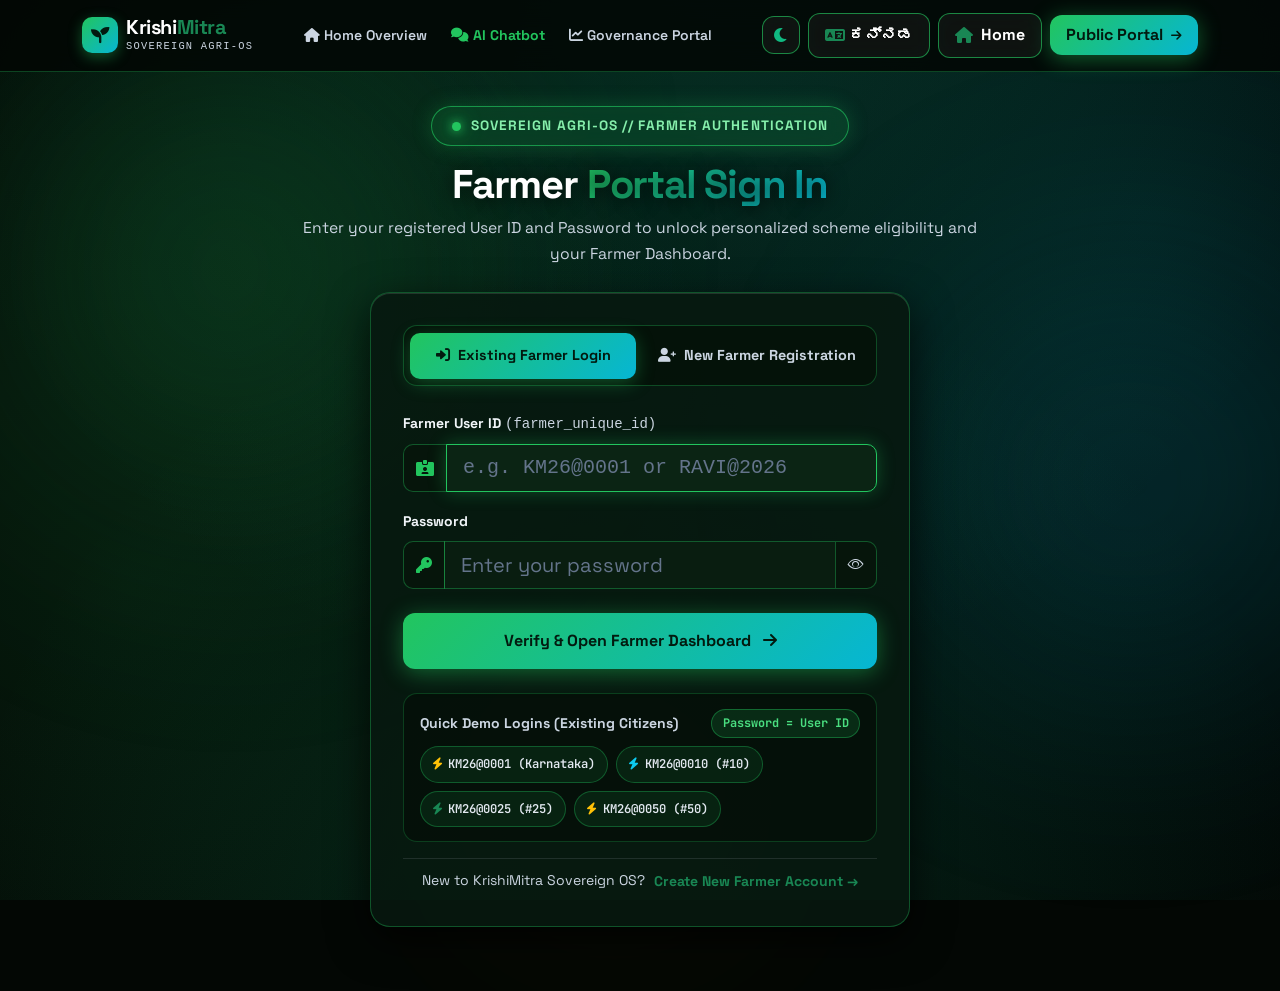
<file: frontend/page-login.html>
<!DOCTYPE html>
<html lang="en" id="htmlRoot">

<head>
  <meta charset="UTF-8" />
  <meta name="viewport" content="width=device-width, initial-scale=1.0" />
  <title>Farmer Portal Login &amp; Registration — Krishi Mitra</title>
  <meta name="description" content="Sign in or register a new farmer profile on Krishi Mitra Sovereign Agrarian Intelligence OS." />
  <link rel="shortcut icon" href="assets/images/favicon.ico" type="image/x-icon" />

  <!-- Fonts matching index.html -->
  <link rel="preconnect" href="https://fonts.googleapis.com" />
  <link rel="preconnect" href="https://fonts.gstatic.com" crossorigin />
  <link href="https://fonts.googleapis.com/css2?family=JetBrains+Mono:wght@400;500;600;700&family=Space+Grotesk:wght@300;400;500;600;700&display=swap" rel="stylesheet" />

  <!-- Styles matching index.html -->
  <link rel="stylesheet" href="css/bootstrap.min.css" />
  <link rel="stylesheet" href="css/all.min.css" />
  <link rel="stylesheet" href="assets/libs/bootstrap-icons/bootstrap-icons.css" />
  <link rel="stylesheet" href="css/krishi-nexus.css?v=4.6" />

  <style>
    .auth-main {
      min-height: 100vh;
      padding: calc(var(--nav) + 34px) 1rem 64px;
      position: relative;
      overflow-x: hidden;
    }

    .auth-shell {
      max-width: 540px;
      margin: 0 auto;
      position: relative;
      z-index: 2;
      transition: max-width 0.25s ease;
    }

    .auth-shell.is-register-wide {
      max-width: 960px;
    }

    .auth-glass-card {
      padding: 2rem;
    }

    .auth-glass-card:hover {
      transform: none !important;
    }

    @media (max-width: 767px) {
      .auth-glass-card {
        padding: 1.25rem;
      }
    }

    .auth-mode-tabs {
      display: grid;
      grid-template-columns: 1fr 1fr;
      gap: 0.5rem;
      background: rgba(5, 18, 9, 0.88);
      padding: 0.4rem;
      border-radius: 14px;
      border: 1px solid var(--bd);
      margin-bottom: 1.5rem;
    }

    .lm .auth-mode-tabs {
      background: #f1f5f9;
      border-color: rgba(16, 185, 129, 0.28);
    }

    .auth-mode-btn {
      border: none;
      background: transparent;
      color: var(--tx3);
      font-weight: 700;
      font-size: 0.9rem;
      padding: 0.7rem 0.85rem;
      border-radius: 10px;
      transition: all 0.2s ease;
      cursor: pointer;
    }

    .auth-mode-btn:hover {
      color: var(--tx);
      background: rgba(34, 197, 94, 0.1);
    }

    .auth-mode-btn.active {
      background: var(--grad);
      color: #021a0f !important;
      box-shadow: 0 4px 18px rgba(34, 197, 94, 0.35);
    }

    .wizard-stepper {
      display: grid;
      grid-template-columns: repeat(3, 1fr);
      gap: 0.65rem;
      margin-bottom: 1.25rem;
    }

    @media (max-width: 767px) {
      .wizard-stepper {
        grid-template-columns: 1fr;
      }
    }

    .wizard-step-pill {
      display: flex;
      align-items: center;
      gap: 0.6rem;
      padding: 0.7rem 0.85rem;
      border-radius: 12px;
      border: 1px solid var(--bd);
      background: rgba(9, 29, 16, 0.72);
      font-size: 0.82rem;
      font-weight: 700;
      color: var(--tx3);
      cursor: pointer;
      transition: all 0.2s ease;
    }

    .lm .wizard-step-pill {
      background: #f8fafc;
      color: #475569;
    }

    .wizard-step-pill.active {
      border-color: #22c55e;
      background: rgba(34, 197, 94, 0.16);
      color: var(--tx);
      box-shadow: 0 0 18px rgba(34, 197, 94, 0.18);
    }

    .lm .wizard-step-pill.active {
      background: #e2fbe8;
      color: #065f46;
    }

    .wizard-step-pill.completed {
      border-color: rgba(34, 197, 94, 0.5);
      background: rgba(16, 185, 129, 0.1);
      color: #86efac;
    }

    .lm .wizard-step-pill.completed {
      background: #f0fdf4;
      color: #15803d;
    }

    .wizard-step-num {
      width: 24px;
      height: 24px;
      border-radius: 50%;
      display: inline-flex;
      align-items: center;
      justify-content: center;
      background: rgba(255, 255, 255, 0.1);
      color: var(--tx);
      font-family: "JetBrains Mono", monospace;
      font-size: 0.75rem;
      flex-shrink: 0;
    }

    .lm .wizard-step-num {
      background: #dce7df;
      color: #022013;
    }

    .wizard-step-pill.active .wizard-step-num,
    .wizard-step-pill.completed .wizard-step-num {
      background: var(--grad);
      color: #021a0f;
    }

    .db-table-section {
      border: 1px solid rgba(34, 197, 94, 0.28);
      background: rgba(6, 18, 11, 0.85);
      border-radius: 16px;
      padding: 1.15rem 1.25rem;
      margin-bottom: 1.1rem;
    }

    .lm .db-table-section {
      background: #f8fafc;
      border-color: rgba(16, 185, 129, 0.25);
    }

    .db-table-badge {
      font-family: "JetBrains Mono", monospace;
      font-size: 0.74rem;
      font-weight: 700;
      padding: 0.25rem 0.65rem;
      border-radius: 999px;
      background: rgba(34, 197, 94, 0.15);
      border: 1px solid rgba(34, 197, 94, 0.4);
      color: #4ade80;
    }

    .lm .db-table-badge {
      background: #dcfce7;
      border-color: rgba(22, 163, 74, 0.35);
      color: #15803d;
    }

    .repeatable-card {
      border: 1px solid rgba(34, 197, 94, 0.25);
      background: rgba(9, 25, 15, 0.9);
      border-radius: 12px;
      padding: 1rem;
      margin-bottom: 0.85rem;
      position: relative;
    }

    .lm .repeatable-card {
      background: #ffffff;
      border-color: #cbd5e1;
    }

    .repeatable-title {
      color: var(--tx);
      font-size: 0.88rem;
      font-weight: 700;
    }

    .auth-main .form-label {
      color: var(--tx2);
    }

    .auth-main .form-control,
    .auth-main .form-select {
      background-color: #091d10;
      border: 1px solid rgba(34, 197, 94, 0.38);
      color: #ffffff;
      border-radius: 10px;
    }

    .auth-main .form-control:focus,
    .auth-main .form-select:focus {
      background-color: #0b2414;
      border-color: #22c55e;
      color: #ffffff;
      box-shadow: 0 0 18px rgba(34, 197, 94, 0.32);
    }

    .auth-main .form-control::placeholder {
      color: #64748b;
    }

    .auth-main .form-select:disabled {
      background-color: rgba(6, 17, 9, 0.55);
      color: #64748b;
      border-color: rgba(148, 163, 184, 0.2);
    }

    .auth-main .form-select option {
      background-color: #061109;
      color: #f8fafc;
    }

    html:not(.lm) .auth-main .form-select {
      background-image: url("data:image/svg+xml,%3csvg xmlns='http://www.w3.org/2000/svg' viewBox='0 0 16 16'%3e%3cpath fill='none' stroke='%2386efac' stroke-linecap='round' stroke-linejoin='round' stroke-width='2' d='m2 5 6 6 6-6'/%3e%3c/svg%3e");
    }

    .auth-main .input-group-text {
      background-color: #06150b;
      border: 1px solid rgba(34, 197, 94, 0.38);
      color: #22c55e;
      border-radius: 10px 0 0 10px;
    }

    .auth-main .input-group .form-control:not(:first-child) {
      border-top-left-radius: 0;
      border-bottom-left-radius: 0;
    }

    .auth-main .password-toggle-btn {
      border: 1px solid rgba(34, 197, 94, 0.38);
      background: #06150b;
      color: #cbd5e1;
      border-radius: 0 10px 10px 0;
    }

    .auth-main .password-toggle-btn:hover {
      background: rgba(34, 197, 94, 0.16);
      color: #ffffff;
      border-color: #22c55e;
    }

    .lm .auth-main .form-control,
    .lm .auth-main .form-select {
      background-color: #ffffff;
      border-color: #cbd5e1;
      color: #022013;
    }

    .lm .auth-main .form-select option {
      background-color: #ffffff;
      color: #022013;
    }

    .lm .auth-main .form-select:disabled {
      background-color: #f1f5f9;
      color: #94a3b8;
    }

    .lm .auth-main .input-group-text,
    .lm .auth-main .password-toggle-btn {
      background-color: #f1f5f9;
      border-color: #cbd5e1;
      color: #15803d;
    }

    .auth-muted {
      color: var(--tx3) !important;
    }

    .rule-box {
      background: rgba(3, 9, 5, 0.8);
      border: 1px solid rgba(34, 197, 94, 0.25);
      border-radius: 10px;
    }

    .lm .rule-box {
      background: #f1f5f9;
      border-color: #cbd5e1;
    }

    .rule-item {
      font-size: 0.78rem;
      color: var(--tx3);
      font-family: "JetBrains Mono", monospace;
    }

    .rule-item.pass {
      color: #4ade80;
      font-weight: 700;
    }

    .lm .rule-item.pass {
      color: #15803d;
    }

    .rule-item.fail {
      color: #f87171;
    }

    .lm .rule-item.fail {
      color: #dc2626;
    }

    .demo-vault-box {
      background: rgba(5, 16, 9, 0.85);
      border: 1px solid rgba(34, 197, 94, 0.25);
      border-radius: 14px;
      padding: 0.9rem 1rem;
    }

    .lm .demo-vault-box {
      background: #f8fafc;
      border-color: #e2e8f0;
    }

    .demo-chip {
      cursor: pointer;
      display: inline-flex;
      align-items: center;
      gap: 0.4rem;
      padding: 0.45rem 0.75rem;
      border-radius: 999px;
      background: rgba(34, 197, 94, 0.1);
      border: 1px solid rgba(34, 197, 94, 0.35);
      color: #e2e8f0;
      font-family: "JetBrains Mono", monospace;
      font-size: 0.76rem;
      font-weight: 600;
      transition: all 0.2s ease;
    }

    .demo-chip:hover {
      background: rgba(34, 197, 94, 0.24);
      border-color: #22c55e;
      color: #ffffff;
      transform: translateY(-1px);
    }

    .lm .demo-chip {
      background: #ffffff;
      border-color: rgba(16, 185, 129, 0.4);
      color: #065f46;
    }

    .lm .demo-chip:hover {
      background: #e2fbe8;
      color: #022013;
    }

    .auth-info-banner {
      background: rgba(6, 182, 212, 0.12);
      border: 1px solid rgba(6, 182, 212, 0.35);
      color: #cffafe;
      border-radius: 12px;
    }

    .lm .auth-info-banner {
      background: #ecfeff;
      border-color: #a5f3fc;
      color: #155e75;
    }

    html:not(.lm) .auth-main .alert-danger {
      background-color: rgba(239, 68, 68, 0.14);
      border-color: rgba(239, 68, 68, 0.45);
      color: #fecaca;
    }

    html:not(.lm) .auth-main .alert-success {
      background-color: rgba(34, 197, 94, 0.14);
      border-color: rgba(34, 197, 94, 0.45);
      color: #bbf7d0;
    }

    html:not(.lm) .auth-main .alert-warning {
      background-color: rgba(245, 158, 11, 0.14);
      border-color: rgba(245, 158, 11, 0.45);
      color: #fde68a;
    }
  </style>
</head>

<body>
  <!-- NAVIGATION BAR MATCHING index.html -->
  <nav id="nbar">
    <div class="container">
      <div class="d-flex align-items-center justify-content-between w-100">
        <a href="index.html" class="d-flex align-items-center gap-2 text-decoration-none">
          <div class="logo-leaf">
            <i class="fa-solid fa-seedling"></i>
          </div>
          <div>
            <div class="fw-bold text-white" style="font-size:1.25rem; letter-spacing:-0.02em; line-height:1.1;">
              Krishi<span class="text-success">Mitra</span>
            </div>
            <div class="text-white-50 font-monospace" style="font-size:0.65rem; letter-spacing:0.12em;">SOVEREIGN AGRI-OS</div>
          </div>
        </a>

        <div class="d-none d-lg-flex align-items-center gap-4 mx-auto">
          <a href="index.html" class="text-white-50 text-decoration-none small fw-semibold hover-success">
            <i class="fa-solid fa-house me-1"></i>Home Overview
          </a>
          <a href="ai_chat.html" class="text-white text-decoration-none small fw-bold" style="color:#22c55e !important;">
            <i class="fa-solid fa-comments me-1"></i>AI Chatbot
          </a>
          <a href="dashboard_app.html" class="text-white-50 text-decoration-none small fw-semibold hover-success">
            <i class="fa-solid fa-chart-line me-1"></i>Governance Portal
          </a>
        </div>

        <div class="d-flex align-items-center gap-2">
          <button class="boc d-flex align-items-center justify-content-center" id="thbtn" style="width:38px; height:38px; padding:0; border-radius:12px;" aria-label="Toggle Theme">
            <i class="fa-solid fa-sun" id="suni" style="display:none; color:var(--gold);"></i>
            <i class="fa-solid fa-moon" id="mooni" style="color:var(--pur);"></i>
          </button>

          <button type="button" class="boc px-2 px-sm-3 py-2 d-flex align-items-center gap-1 lang-toggle-pill" id="loginLangToggle" data-km-lang-toggle="1" data-km-no-translate="1" style="border-radius:12px;" aria-label="Toggle Kannada and English">
            <i class="fa-solid fa-language text-success"></i>
            <span class="lang-text-display">ಕನ್ನಡ</span>
          </button>

          <a href="index.html" id="loginNavHomeBtn" class="boc px-2 px-sm-3 py-2 d-flex align-items-center gap-2 text-decoration-none">
            <i class="fa-solid fa-house text-success"></i>
            <span>Home</span>
          </a>

          <a href="dashboard_app.html" class="bgrd btn px-2 px-sm-3 py-2 d-flex align-items-center gap-2 text-decoration-none">
            <span>Public Portal</span>
            <i class="fa-solid fa-arrow-right fa-xs"></i>
          </a>
        </div>
      </div>
    </div>
  </nav>

  <!-- MAIN OBSIDIAN / EMERALD CONTAINER -->
  <main class="auth-main">
    <div class="aur aur-a" style="top:-80px; left:-120px;"></div>
    <div class="aur aur-b" style="top:180px; right:-150px;"></div>
    <div class="aur aur-gold" style="bottom:-60px; left:48%; transform:translateX(-50%); opacity:0.32;"></div>

    <div class="container position-relative" style="z-index:2;">
      <div class="text-center mb-4">
        <div class="mb-3">
          <span class="hbadge">
            <span class="bdot"></span>
            SOVEREIGN AGRI-OS // FARMER AUTHENTICATION
          </span>
        </div>
        <h1 class="stitle fs-1 mb-2" id="authHeaderTitle">
          Farmer <span class="gt">Portal Sign In</span>
        </h1>
        <p class="auth-muted mx-auto mb-0" style="max-width:680px; font-size:0.98rem;" id="authHeaderSubtitle">
          Enter your registered User ID and Password to unlock personalized scheme eligibility and your Farmer Dashboard.
        </p>
      </div>

      <div class="auth-shell" id="authShellCard">
        <div class="gc auth-glass-card">
          <div class="auth-mode-tabs" role="tablist">
            <button type="button" class="auth-mode-btn active" id="tabBtnLogin" data-mode="login">
              <i class="fa-solid fa-right-to-bracket me-1"></i> Existing Farmer Login
            </button>
            <button type="button" class="auth-mode-btn" id="tabBtnRegister" data-mode="register">
              <i class="fa-solid fa-user-plus me-1"></i> New Farmer Registration
            </button>
          </div>

          <!-- PANEL 1: LOGIN -->
          <section id="loginPanel">
            <div id="loginSuccess" class="alert alert-success py-2 px-3 small d-none mb-3" role="alert"></div>
            <div id="loginError" class="alert alert-danger py-2 px-3 small d-none mb-3" role="alert"></div>

            <form id="farmerLoginForm" autocomplete="on">
              <div class="mb-3">
                <label for="farmerUniqueId" class="form-label fw-bold small">
                  Farmer User ID <span class="auth-muted fw-normal font-monospace">(farmer_unique_id)</span>
                </label>
                <div class="input-group">
                  <span class="input-group-text"><i class="fa-solid fa-id-card-clip"></i></span>
                  <input
                    type="text"
                    class="form-control form-control-lg font-monospace"
                    id="farmerUniqueId"
                    name="farmer_unique_id"
                    placeholder="e.g. KM26@0001 or RAVI@2026"
                    required
                    autofocus
                  />
                </div>
              </div>

              <div class="mb-4">
                <label for="farmerPassword" class="form-label fw-bold small">Password</label>
                <div class="input-group">
                  <span class="input-group-text"><i class="fa-solid fa-key"></i></span>
                  <input
                    type="password"
                    class="form-control form-control-lg"
                    id="farmerPassword"
                    name="password"
                    placeholder="Enter your password"
                    required
                  />
                  <button class="btn password-toggle-btn" type="button" id="toggleLoginPassword" aria-label="Show or hide password">
                    <i class="bi bi-eye"></i>
                  </button>
                </div>
              </div>

              <button type="submit" class="bgrd btn w-100 py-3 fs-6 mb-4" id="loginSubmitBtn">
                <span id="loginBtnText">Verify &amp; Open Farmer Dashboard</span>
                <i class="fa-solid fa-arrow-right ms-2"></i>
              </button>
            </form>

            <div class="demo-vault-box mb-3">
              <div class="d-flex justify-content-between align-items-center mb-2 flex-wrap gap-1">
                <span class="small fw-bold auth-muted">Quick Demo Logins (Existing Citizens)</span>
                <span class="db-table-badge">Password = User ID</span>
              </div>
              <div class="d-flex flex-wrap gap-2">
                <span class="demo-chip" data-demo-id="KM26@0001">
                  <i class="fa-solid fa-bolt text-warning"></i> KM26@0001 (Karnataka)
                </span>
                <span class="demo-chip" data-demo-id="KM26@0010">
                  <i class="fa-solid fa-bolt text-info"></i> KM26@0010 (#10)
                </span>
                <span class="demo-chip" data-demo-id="KM26@0025">
                  <i class="fa-solid fa-bolt text-success"></i> KM26@0025 (#25)
                </span>
                <span class="demo-chip" data-demo-id="KM26@0050">
                  <i class="fa-solid fa-bolt text-warning"></i> KM26@0050 (#50)
                </span>
              </div>
            </div>

            <div class="text-center pt-2 border-top border-secondary border-opacity-25">
              <span class="small auth-muted">New to KrishiMitra Sovereign OS?</span>
              <button type="button" class="btn btn-link btn-sm fw-bold text-success text-decoration-none p-0 ms-1" id="switchToRegisterLink">
                Create New Farmer Account &rarr;
              </button>
            </div>
          </section>

          <!-- PANEL 2: NEW FARMER REGISTRATION WIZARD -->
          <section id="registerPanel" class="d-none">
            <div class="auth-info-banner py-2 px-3 small mb-3 d-flex align-items-center justify-content-between flex-wrap gap-2">
              <span>
                <i class="fa-solid fa-circle-info me-1"></i>
                Only <strong>User ID</strong> and <strong>Password</strong> are required. All other fields are optional.
              </span>
              <span class="db-table-badge">Complete Profile Setup</span>
            </div>

            <div class="wizard-stepper" id="wizardStepper">
              <div class="wizard-step-pill active" data-step="1">
                <span class="wizard-step-num">1</span>
                <span>User ID &amp; Password</span>
              </div>
              <div class="wizard-step-pill" data-step="2">
                <span class="wizard-step-num">2</span>
                <span>Profile &amp; Location</span>
              </div>
              <div class="wizard-step-pill" data-step="3">
                <span class="wizard-step-num">3</span>
                <span>Land, Crops, Trees &amp; Livestock</span>
              </div>
            </div>

            <div id="regError" class="alert alert-danger py-2 px-3 small d-none mb-3" role="alert"></div>

            <form id="newFarmerRegisterForm" novalidate>
              <!-- STEP 1 -->
              <div class="wizard-pane" id="regStep1">
                <div class="db-table-section">
                  <div class="d-flex justify-content-between align-items-center mb-3 flex-wrap gap-2">
                    <h5 class="fw-bold mb-0 fs-6">Account Credentials</h5>
                    <span class="db-table-badge">farmer_profiles</span>
                  </div>

                  <div class="mb-3">
                    <label for="regUniqueId" class="form-label fw-bold small">
                      Create Your Unique User ID <span class="text-danger">*</span>
                      <span class="auth-muted fw-normal font-monospace">(farmer_unique_id, max 20 chars)</span>
                    </label>
                    <div class="input-group">
                      <span class="input-group-text"><i class="fa-solid fa-user-plus"></i></span>
                      <input
                        type="text"
                        class="form-control font-monospace"
                        id="regUniqueId"
                        maxlength="20"
                        placeholder="e.g. RAVI@2026 or KM_FARM01"
                        required
                      />
                      <button type="button" class="boc btn px-3" id="checkUniqueIdBtn">
                        <i class="fa-solid fa-magnifying-glass me-1 text-success"></i>Check Availability
                      </button>
                    </div>
                    <div id="uniqueIdStatus" class="small mt-2 d-none"></div>

                    <div class="row g-1 mt-2 p-2 rule-box">
                      <div class="col-md-6 rule-item" id="ruleLen"><i class="bi bi-circle me-1"></i>8 to 20 characters</div>
                      <div class="col-md-6 rule-item" id="ruleLetter"><i class="bi bi-circle me-1"></i>At least 1 letter (A-Z / a-z)</div>
                      <div class="col-md-6 rule-item" id="ruleDigit"><i class="bi bi-circle me-1"></i>At least 1 digit (0-9)</div>
                      <div class="col-md-6 rule-item" id="ruleSpecial"><i class="bi bi-circle me-1"></i>At least 1 symbol (@ # $ _ -)</div>
                    </div>
                  </div>

                  <div class="row g-3">
                    <div class="col-md-6">
                      <label for="regPassword" class="form-label fw-bold small">
                        Create Password <span class="text-danger">*</span>
                        <span class="auth-muted fw-normal font-monospace">(password)</span>
                      </label>
                      <div class="input-group">
                        <span class="input-group-text"><i class="fa-solid fa-lock"></i></span>
                        <input type="password" class="form-control" id="regPassword" maxlength="255" placeholder="Create password" required />
                        <button class="btn password-toggle-btn" type="button" id="toggleRegPassword">
                          <i class="bi bi-eye"></i>
                        </button>
                      </div>
                    </div>
                    <div class="col-md-6">
                      <label for="regPasswordConfirm" class="form-label fw-bold small">
                        Confirm Password <span class="text-danger">*</span>
                      </label>
                      <div class="input-group">
                        <span class="input-group-text"><i class="bi bi-shield-check"></i></span>
                        <input type="password" class="form-control" id="regPasswordConfirm" maxlength="255" placeholder="Re-enter password" required />
                      </div>
                    </div>
                  </div>
                </div>

                <div class="d-flex justify-content-end gap-2 mt-3">
                  <button type="button" class="bgrd btn px-4 py-2" id="step1NextBtn">
                    Next: Profile &amp; Location <i class="fa-solid fa-arrow-right ms-1"></i>
                  </button>
                </div>
              </div>

              <!-- STEP 2 -->
              <div class="wizard-pane d-none" id="regStep2">
                <div class="db-table-section">
                  <div class="d-flex justify-content-between align-items-center mb-3 flex-wrap gap-2">
                    <h5 class="fw-bold mb-0 fs-6">Personal &amp; Agrarian Profile</h5>
                    <span class="db-table-badge">farmer_profiles</span>
                  </div>

                  <div class="row g-3">
                    <div class="col-md-6">
                      <label for="regFullName" class="form-label small fw-bold">Full Name <span class="auth-muted fw-normal">(full_name)</span></label>
                      <input type="text" class="form-control form-control-sm" id="regFullName" maxlength="150" placeholder="Enter full name (optional)" />
                    </div>
                    <div class="col-md-3">
                      <label for="regDob" class="form-label small fw-bold">Date of Birth <span class="auth-muted fw-normal">(date_of_birth)</span></label>
                      <input type="date" class="form-control form-control-sm" id="regDob" />
                    </div>
                    <div class="col-md-3">
                      <label for="regAgeHelper" class="form-label small fw-bold">Age Helper <span class="auth-muted fw-normal">(fills DOB)</span></label>
                      <input type="number" min="14" max="115" class="form-control form-control-sm" id="regAgeHelper" placeholder="e.g. 42" />
                    </div>

                    <div class="col-md-4">
                      <label for="regGender" class="form-label small fw-bold">Gender <span class="auth-muted fw-normal">(gender)</span></label>
                      <select class="form-select form-select-sm" id="regGender">
                        <option value="">-- Select Gender (Optional) --</option>
                        <option value="Male">Male</option>
                        <option value="Female">Female</option>
                      </select>
                    </div>
                    <div class="col-md-4">
                      <label for="regMobile" class="form-label small fw-bold">Mobile Number <span class="auth-muted fw-normal">(mobile_number)</span></label>
                      <input type="text" class="form-control form-control-sm" id="regMobile" maxlength="15" placeholder="10-digit mobile (optional)" />
                    </div>
                    <div class="col-md-4">
                      <label for="regSocialCategory" class="form-label small fw-bold">Social Category <span class="auth-muted fw-normal">(social_category)</span></label>
                      <select class="form-select form-select-sm" id="regSocialCategory">
                        <option value="">-- Select Category (Optional) --</option>
                        <option value="General">General</option>
                        <option value="OBC">OBC</option>
                        <option value="SC">SC</option>
                        <option value="ST">ST</option>
                      </select>
                    </div>

                    <div class="col-md-4">
                      <label for="regFarmerCategory" class="form-label small fw-bold">Farmer Category <span class="auth-muted fw-normal">(farmer_category)</span></label>
                      <select class="form-select form-select-sm" id="regFarmerCategory">
                        <option value="">-- Select Class (Optional) --</option>
                        <option value="Marginal">Marginal (&lt; 1 ha)</option>
                        <option value="Small">Small (1 - 2 ha)</option>
                        <option value="Semi-medium">Semi-medium (2 - 4 ha)</option>
                        <option value="Medium">Medium (4 - 10 ha)</option>
                        <option value="Large">Large (&gt; 10 ha)</option>
                      </select>
                    </div>
                    <div class="col-md-4">
                      <label for="regAnnualIncome" class="form-label small fw-bold">Annual Family Income (INR) <span class="auth-muted fw-normal">(annual_family_income)</span></label>
                      <input type="number" min="0" step="100" class="form-control form-control-sm" id="regAnnualIncome" placeholder="Enter annual income (optional)" />
                    </div>
                    <div class="col-md-4">
                      <label for="regKccHolder" class="form-label small fw-bold">KCC Holder <span class="auth-muted fw-normal">(kcc_holder)</span></label>
                      <select class="form-select form-select-sm" id="regKccHolder">
                        <option value="">-- Select Status (Optional) --</option>
                        <option value="true">Yes (KCC Holder)</option>
                        <option value="false">No</option>
                      </select>
                    </div>

                    <div class="col-md-6">
                      <label for="regFruitsId" class="form-label small fw-bold">Farmer Registration / FRUITS ID <span class="auth-muted fw-normal">(farmer_registration_id)</span></label>
                      <input type="text" class="form-control form-control-sm" id="regFruitsId" maxlength="100" placeholder="e.g. FID-KA-12345 (optional)" />
                    </div>
                    <div class="col-md-6">
                      <label for="regVerificationStatus" class="form-label small fw-bold">Verification Status <span class="auth-muted fw-normal">(profile_verification_status)</span></label>
                      <select class="form-select form-select-sm" id="regVerificationStatus">
                        <option value="UNVERIFIED" selected>UNVERIFIED (Default)</option>
                        <option value="PENDING">PENDING</option>
                        <option value="VERIFIED">VERIFIED</option>
                      </select>
                    </div>
                  </div>
                </div>

                <!-- india_locations -->
                <div class="db-table-section">
                  <div class="d-flex justify-content-between align-items-center flex-wrap gap-2 mb-3">
                    <div>
                      <h5 class="fw-bold mb-0 fs-6">Residence Location &amp; LGD Directory</h5>
                      <span class="small auth-muted">Select State, District, Sub-District &amp; Village from official LGD directory</span>
                    </div>
                    <div class="d-flex align-items-center gap-3">
                      <div class="form-check form-switch mb-0">
                        <input class="form-check-input" type="checkbox" id="regManualLocToggle" />
                        <label class="form-check-label small fw-semibold auth-muted" for="regManualLocToggle">Manual Entry</label>
                      </div>
                      <span class="db-table-badge">india_locations</span>
                    </div>
                  </div>

                  <div id="lgdCascadeGroup" class="row g-3">
                    <div class="col-md-6">
                      <label for="regLgdState" class="form-label small fw-bold">State <span class="auth-muted fw-normal">(state / state_code)</span></label>
                      <select class="form-select form-select-sm" id="regLgdState">
                        <option value="">-- Select State (Optional) --</option>
                      </select>
                    </div>
                    <div class="col-md-6">
                      <label for="regLgdDistrict" class="form-label small fw-bold">District <span class="auth-muted fw-normal">(district / district_code)</span></label>
                      <select class="form-select form-select-sm" id="regLgdDistrict" disabled>
                        <option value="">-- Select District --</option>
                      </select>
                    </div>
                    <div class="col-md-6">
                      <label for="regLgdSubDistrict" class="form-label small fw-bold">Sub-District / Taluk <span class="auth-muted fw-normal">(sub_district / sub_district_code)</span></label>
                      <select class="form-select form-select-sm" id="regLgdSubDistrict" disabled>
                        <option value="">-- Select Sub-District --</option>
                      </select>
                    </div>
                    <div class="col-md-6">
                      <label for="regLgdVillage" class="form-label small fw-bold">Village <span class="auth-muted fw-normal">(village / location_id)</span></label>
                      <select class="form-select form-select-sm" id="regLgdVillage" disabled>
                        <option value="">-- Select Village --</option>
                      </select>
                    </div>
                    <div class="col-12" id="regLgdMetaBox" style="display:none;">
                      <div class="p-2 bg-success bg-opacity-10 border border-success border-opacity-50 rounded small text-success fw-semibold" id="regLgdMetaText"></div>
                    </div>
                  </div>

                  <div id="manualLocGroup" class="row g-3 d-none">
                    <div class="col-md-3">
                      <label for="regManualState" class="form-label small fw-bold">State <span class="auth-muted fw-normal">(state)</span></label>
                      <input type="text" class="form-control form-control-sm" id="regManualState" maxlength="100" placeholder="Optional" />
                    </div>
                    <div class="col-md-3">
                      <label for="regManualDistrict" class="form-label small fw-bold">District <span class="auth-muted fw-normal">(district)</span></label>
                      <input type="text" class="form-control form-control-sm" id="regManualDistrict" maxlength="100" placeholder="Optional" />
                    </div>
                    <div class="col-md-3">
                      <label for="regManualSubDistrict" class="form-label small fw-bold">Sub-District <span class="auth-muted fw-normal">(sub_district)</span></label>
                      <input type="text" class="form-control form-control-sm" id="regManualSubDistrict" maxlength="100" placeholder="Optional" />
                    </div>
                    <div class="col-md-3">
                      <label for="regManualVillage" class="form-label small fw-bold">Village <span class="auth-muted fw-normal">(village)</span></label>
                      <input type="text" class="form-control form-control-sm" id="regManualVillage" maxlength="100" placeholder="Optional" />
                    </div>
                  </div>

                  <div class="row g-3 mt-1">
                    <div class="col-md-4">
                      <label for="regPincode" class="form-label small fw-bold">Pincode <span class="auth-muted fw-normal">(pincode)</span></label>
                      <input type="text" class="form-control form-control-sm" id="regPincode" maxlength="10" placeholder="e.g. 560001 (optional)" />
                    </div>
                    <div class="col-md-8 d-flex align-items-end">
                      <div class="small auth-muted">
                        Selected <code>location_id</code>: <strong class="text-success" id="regResolvedLocationIdDisplay">Not selected</strong>
                      </div>
                    </div>
                  </div>
                </div>

                <div class="d-flex justify-content-between mt-3">
                  <button type="button" class="boc btn px-3 py-2" id="step2BackBtn">
                    <i class="fa-solid fa-arrow-left me-1"></i> Back
                  </button>
                  <button type="button" class="bgrd btn px-4 py-2" id="step2NextBtn">
                    Next: Landholdings, Crops &amp; Assets <i class="fa-solid fa-arrow-right ms-1"></i>
                  </button>
                </div>
              </div>

              <!-- STEP 3 -->
              <div class="wizard-pane d-none" id="regStep3">
                <div class="db-table-section">
                  <div class="d-flex justify-content-between align-items-center flex-wrap gap-2 mb-2">
                    <div>
                      <h5 class="fw-bold mb-0 fs-6">Landholding Plots <span class="auth-muted fw-normal small">(0 or more)</span></h5>
                      <span class="small auth-muted">Columns: <code>land_area</code>, <code>land_area_unit</code>, <code>ownership_type</code>, <code>irrigation_available</code>, <code>state</code>, <code>district</code>, <code>village</code>, <code>location_id</code></span>
                    </div>
                    <div class="d-flex align-items-center gap-2">
                      <span class="db-table-badge">farmer_landholdings</span>
                      <button type="button" class="bgrd btn btn-sm px-3 py-1" id="addPlotBtn">
                        <i class="bi bi-plus-circle me-1"></i>Add Plot
                      </button>
                    </div>
                  </div>
                  <div id="plotsContainer">
                    <div class="small auth-muted fst-italic py-2" id="noPlotsPlaceholder">
                      No landholding plots added yet. Click "Add Plot" to attach land records, or leave empty.
                    </div>
                  </div>
                </div>

                <div class="db-table-section">
                  <div class="d-flex justify-content-between align-items-center flex-wrap gap-2 mb-2">
                    <div>
                      <h5 class="fw-bold mb-0 fs-6">Crops Cultivated <span class="auth-muted fw-normal small">(0 or more)</span></h5>
                      <span class="small auth-muted">Columns: <code>landholding_id</code> (optional), <code>crop_name</code>, <code>crop_season</code>, <code>cultivation_year</code></span>
                    </div>
                    <div class="d-flex align-items-center gap-2">
                      <span class="db-table-badge">farmer_crops</span>
                      <button type="button" class="boc btn btn-sm px-3 py-1" id="addCropBtn">
                        <i class="bi bi-plus-circle me-1 text-success"></i>Add Crop
                      </button>
                    </div>
                  </div>
                  <div id="cropsContainer">
                    <div class="small auth-muted fst-italic py-2" id="noCropsPlaceholder">
                      No crop entries added yet. Click "Add Crop" to attach seasonal crop records.
                    </div>
                  </div>
                </div>

                <div class="db-table-section">
                  <div class="d-flex justify-content-between align-items-center flex-wrap gap-2 mb-2">
                    <div>
                      <h5 class="fw-bold mb-0 fs-6">Horticulture &amp; Plantation Trees <span class="auth-muted fw-normal small">(0 or more)</span></h5>
                      <span class="small auth-muted">Columns: <code>landholding_id</code>, <code>tree_name</code>, <code>tree_variety</code>, <code>tree_count &gt; 0</code>, <code>tree_age_years</code>, <code>purpose</code></span>
                    </div>
                    <div class="d-flex align-items-center gap-2">
                      <span class="db-table-badge">farmer_trees</span>
                      <button type="button" class="boc btn btn-sm px-3 py-1" id="addTreeBtn">
                        <i class="bi bi-plus-circle me-1 text-success"></i>Add Tree
                      </button>
                    </div>
                  </div>
                  <div id="treesFkHint" class="small text-warning fw-semibold mb-2">
                    <i class="bi bi-link-45deg me-1"></i>Add at least 1 landholding plot above first to attach tree records.
                  </div>
                  <div id="treesContainer">
                    <div class="small auth-muted fst-italic py-1" id="noTreesPlaceholder">No tree entries added.</div>
                  </div>
                </div>

                <div class="db-table-section">
                  <div class="d-flex justify-content-between align-items-center flex-wrap gap-2 mb-2">
                    <div>
                      <h5 class="fw-bold mb-0 fs-6">Livestock &amp; Poultry <span class="auth-muted fw-normal small">(0 or more)</span></h5>
                      <span class="small auth-muted">Columns: <code>landholding_id</code>, <code>animal_type</code>, <code>breed</code>, <code>animal_count &gt; 0</code>, <code>age_years</code>, <code>purpose</code></span>
                    </div>
                    <div class="d-flex align-items-center gap-2">
                      <span class="db-table-badge">farmer_livestock</span>
                      <button type="button" class="boc btn btn-sm px-3 py-1" id="addLivestockBtn">
                        <i class="bi bi-plus-circle me-1 text-success"></i>Add Livestock
                      </button>
                    </div>
                  </div>
                  <div id="livestockFkHint" class="small text-warning fw-semibold mb-2">
                    <i class="bi bi-link-45deg me-1"></i>Add at least 1 landholding plot above first to attach livestock records.
                  </div>
                  <div id="livestockContainer">
                    <div class="small auth-muted fst-italic py-1" id="noLivestockPlaceholder">No livestock entries added.</div>
                  </div>
                </div>

                <div class="d-flex justify-content-between align-items-center flex-wrap gap-2 mt-3">
                  <button type="button" class="boc btn px-3 py-2" id="step3BackBtn">
                    <i class="fa-solid fa-arrow-left me-1"></i> Back
                  </button>
                  <button type="submit" class="bgrd btn px-4 py-2" id="regSubmitBtn">
                    <i class="fa-solid fa-database me-1"></i> Register New Farmer
                  </button>
                </div>
              </div>
            </form>
          </section>
        </div>
      </div>
    </div>
  </main>

  <script src="assets/libs/bootstrap/js/bootstrap.bundle.min.js"></script>
  <script src="assets/js/api.js"></script>
  <script src="assets/js/auth.js"></script>
  <script src="js/kannada-layer.js"></script>
</body>

</html>
</file>
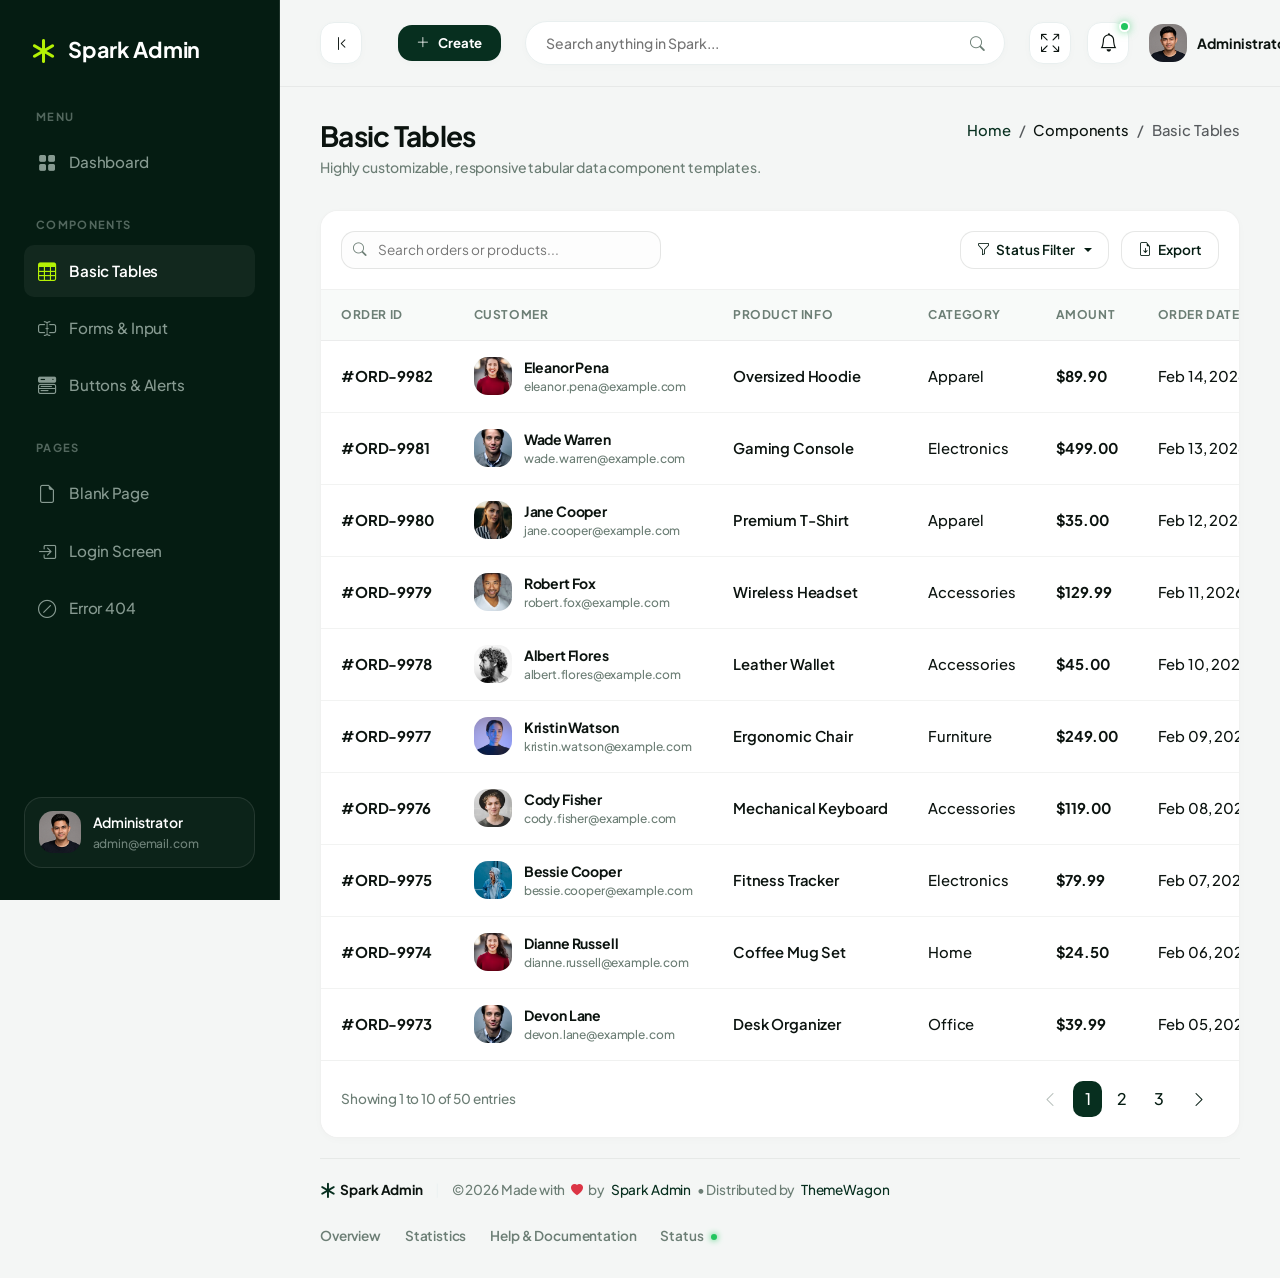
<file: frontend/tables-basic.html>
<!DOCTYPE html>
<html lang="en">

<head>
  <meta charset="UTF-8">
  <meta name="viewport" content="width=device-width, initial-scale=1.0">
  <title>Basic Table - Spark Admin Premium Bootstrap 5 Admin Dashboard Template</title>

  <!-- SEO Optimization -->
  <meta name="description" content="Basic Table - Spark Admin Premium Bootstrap 5 Admin Dashboard Template">
  <meta name="author" content="Spark Admin Team">

  <!-- Favicon -->
  <link rel="icon" type="image/png" href="assets/images/favicon.ico">

  <!-- Local Third-Party Libraries (100% Offline Compatible) -->
  <link rel="stylesheet" href="assets/libs/bootstrap/css/bootstrap.min.css">
  <link rel="stylesheet" href="assets/libs/bootstrap-icons/bootstrap-icons.css">
  <link rel="stylesheet" href="assets/libs/apexcharts/apexcharts.css">
  <link rel="stylesheet" href="assets/libs/flatpickr/flatpickr.min.css">

  <!-- Main Design System & Custom Stylesheet -->
  <link rel="stylesheet" href="assets/css/main.css">
</head>

<body>

  <!-- ==========================================
         START: Sidebar Component
         Highly polished, dark-green navigation
         ========================================== -->
  <div class="sidebar-wrapper" id="sidebar">
    <!-- Brand Logo / Identity -->
    <a href="index.html" class="sidebar-brand">
      <i class="bi bi-asterisk"></i>
      <span>Spark Admin</span>
    </a>

    <!-- Navigation Menu -->
    <div class="flex-grow-1 overflow-y-auto">
      <!-- Group: Menu -->
      <div class="sidebar-menu-section">
        <div class="sidebar-menu-title">Menu</div>
        <ul class="sidebar-menu-list">
          <li class="sidebar-menu-item">
            <a href="index.html" class="sidebar-menu-link" id="menu-overview" title="Overview">
              <i class="bi bi-grid-fill"></i>
              <span>Dashboard</span>
            </a>
          </li>
        </ul>
      </div>

      <!-- Group: Components -->
      <div class="sidebar-menu-section">
        <div class="sidebar-menu-title">Components</div>
        <ul class="sidebar-menu-list">
          <li class="sidebar-menu-item">
            <a href="tables-basic.html" class="sidebar-menu-link active" id="menu-basictables" title="Basic Tables">
              <i class="bi bi-table"></i>
              <span>Basic Tables</span>
            </a>
          </li>
          <li class="sidebar-menu-item">
            <a href="ui-forms.html" class="sidebar-menu-link" id="menu-uiforms" title="Forms and Input">
              <i class="bi bi-input-cursor-text"></i>
              <span>Forms & Input</span>
            </a>
          </li>
          <li class="sidebar-menu-item">
            <a href="ui-buttons.html" class="sidebar-menu-link" id="menu-uibuttons" title="Buttons">
              <i class="bi bi-menu-button-wide-fill"></i>
              <span>Buttons & Alerts</span>
            </a>
          </li>
        </ul>
      </div>

      <!-- Group: Pages -->
      <div class="sidebar-menu-section">
        <div class="sidebar-menu-title">Pages</div>
        <ul class="sidebar-menu-list">
          <li class="sidebar-menu-item">
            <a href="page-blank.html" class="sidebar-menu-link" id="menu-blankpage" title="Blank Page">
              <i class="bi bi-file-earmark"></i>
              <span>Blank Page</span>
            </a>
          </li>
          <li class="sidebar-menu-item">
            <a href="page-login.html" class="sidebar-menu-link" id="menu-loginpage" title="Login Page">
              <i class="bi bi-box-arrow-in-right"></i>
              <span>Login Screen</span>
            </a>
          </li>
          <li class="sidebar-menu-item">
            <a href="page-404.html" class="sidebar-menu-link" id="menu-404" title="404 Page">
              <i class="bi bi-slash-circle"></i>
              <span>Error 404</span>
            </a>
          </li>
        </ul>
      </div>
    </div>

    <!-- Sidebar Profile Card (Dynamic Footer) -->
    <div class="sidebar-profile">
      <img src="assets/images/avatar.png" alt="Administrator" class="sidebar-profile-img"
        onerror="this.src='https://images.unsplash.com/photo-1534528741775-53994a69daeb?q=80&w=256&auto=format&fit=crop'">
      <div class="sidebar-profile-info">
        <div class="sidebar-profile-name">Administrator</div>
        <div class="sidebar-profile-email">admin@email.com</div>
      </div>
    </div>
  </div>
  <!-- ==========================================
         END: Sidebar Component
         ========================================== -->


  <!-- ==========================================
         START: Main Content Area
         ========================================== -->
  <div class="main-wrapper">

    <!-- START: Top Navbar Component -->
    <header class="navbar-custom">
      <div class="navbar-left">
        <!-- Desktop sidebar toggle (visible on large screens only) -->
        <button class="btn-desktop-toggle d-none d-xl-flex align-items-center justify-content-center me-3"
          id="desktop-sidebar-toggle" aria-label="Minimize Sidebar">
          <i class="bi bi-chevron-bar-left"></i>
        </button>
        <!-- Mobile sidebar toggle -->
        <button class="sidebar-toggle-btn me-2" id="sidebar-toggle" aria-label="Toggle Navigation">
          <i class="bi bi-list"></i>
        </button>

        <!-- Quick Actions Dropdown -->
        <div class="dropdown ms-2">
          <button class="btn-quick-action dropdown-toggle" type="button" data-bs-toggle="dropdown" aria-expanded="false"
            id="quick-actions-dropdown">
            <i class="bi bi-plus-lg"></i>
            <span>Create</span>
          </button>
          <ul class="dropdown-menu dropdown-menu-quick-action" aria-labelledby="quick-actions-dropdown">
            <li class="dropdown-header">Quick Action Shortcuts</li>
            <li><a class="dropdown-item" href="#"><i class="bi bi-file-earmark-plus"></i> New Invoice</a></li>
            <li><a class="dropdown-item" href="#"><i class="bi bi-person-plus"></i> New User</a></li>
            <li><a class="dropdown-item" href="#"><i class="bi bi-box-seam"></i> New Product</a></li>
            <li>
              <hr class="dropdown-divider">
            </li>
            <li><a class="dropdown-item" href="#"><i class="bi bi-gear"></i> System Settings</a></li>
          </ul>
        </div>
      </div>

      <!-- Mid navbar: search pill -->
      <div class="navbar-search-wrapper">
        <input type="text" class="navbar-search-input" placeholder="Search anything in Spark..." id="main-search">
        <button class="navbar-search-btn" aria-label="Search">
          <i class="bi bi-search"></i>
        </button>
      </div>

      <!-- Right actions -->
      <div class="navbar-actions">
        <!-- Fullscreen Toggle -->
        <button class="navbar-action-btn me-1" aria-label="Toggle Fullscreen" id="btn-fullscreen">
          <i class="bi bi-arrows-fullscreen"></i>
        </button>
        <div class="dropdown">
          <button class="navbar-action-btn dropdown-toggle" type="button" data-bs-toggle="dropdown"
            aria-expanded="false" id="btn-notifications" data-bs-auto-close="outside">
            <i class="bi bi-bell"></i>
            <span class="navbar-action-badge"></span>
          </button>
          <div class="dropdown-menu dropdown-menu-end dropdown-menu-notification p-0"
            aria-labelledby="btn-notifications">
            <div class="notification-header">
              <h6 class="notification-title">Notifications</h6>
              <button class="btn-clear-all" type="button">Mark all read</button>
            </div>
            <div class="notification-list">
              <!-- Sale Notification -->
              <a href="#" class="notification-item">
                <div class="notification-icon bg-success text-white">
                  <i class="bi bi-wallet2"></i>
                </div>
                <div class="notification-content">
                  <p class="notification-text">New sale received: <strong>$150.00</strong></p>
                  <span class="notification-time">2 mins ago</span>
                </div>
                <span class="notification-unread-dot"></span>
              </a>
              <!-- User Registration Notification -->
              <a href="#" class="notification-item">
                <div class="notification-icon bg-primary text-white">
                  <i class="bi bi-person-plus-fill"></i>
                </div>
                <div class="notification-content">
                  <p class="notification-text">New user registered: <strong>John Doe</strong></p>
                  <span class="notification-time">1 hour ago</span>
                </div>
                <span class="notification-unread-dot"></span>
              </a>
              <!-- Low Stock Notification -->
              <a href="#" class="notification-item">
                <div class="notification-icon bg-warning text-dark">
                  <i class="bi bi-box-seam-fill"></i>
                </div>
                <div class="notification-content">
                  <p class="notification-text">Stock running low: <strong>Hoodie</strong></p>
                  <span class="notification-time">3 hours ago</span>
                </div>
              </a>
            </div>
            <a href="#" class="notification-footer">View All Notifications</a>
          </div>
        </div>

        <!-- Profile Dropdown -->
        <div class="dropdown ms-2">
          <button class="navbar-profile-btn dropdown-toggle" type="button" data-bs-toggle="dropdown"
            aria-expanded="false" id="profile-dropdown">
            <img src="assets/images/avatar.png" alt="Profile Image" class="navbar-profile-img">
            <span class="navbar-profile-name d-none d-md-inline">Administrator</span>
            <i class="bi bi-chevron-down navbar-profile-caret"></i>
          </button>
          <ul class="dropdown-menu dropdown-menu-end dropdown-menu-profile" aria-labelledby="profile-dropdown">
            <li class="dropdown-header">Welcome !</li>
            <li><a class="dropdown-item" href="#"><i class="bi bi-person"></i> My Account</a></li>
            <li><a class="dropdown-item" href="#"><i class="bi bi-gear"></i> Settings</a></li>
            <li><a class="dropdown-item" href="#"><i class="bi bi-lock"></i> Lock Screen</a></li>
            <li>
              <hr class="dropdown-divider">
            </li>
            <li><a class="dropdown-item text-danger" href="page-login.html"><i class="bi bi-box-arrow-right"></i>
                Logout</a></li>
          </ul>
        </div>
      </div>
    </header>
    <!-- END: Top Navbar Component -->

    <!-- START: Page Header Banner -->
    <div class="page-header">
      <div>
        <h1 class="page-title">Basic Tables</h1>
        <p class="page-subtitle">Highly customizable, responsive tabular data component templates.</p>
      </div>
      <nav aria-label="breadcrumb">
        <ol class="breadcrumb mb-0">
          <li class="breadcrumb-item"><a href="index.html" class="text-decoration-none text-muted-green">Home</a></li>
          <li class="breadcrumb-item text-muted-green">Components</li>
          <li class="breadcrumb-item active text-main" aria-current="page">Basic Tables</li>
        </ol>
      </nav>
    </div>
    <!-- END: Page Header Banner -->

    <!-- START: Basic Table Card Container -->
    <div class="table-card-custom">
      <!-- Header Controls -->
      <div class="table-header-control">
        <!-- Search bar -->
        <div class="table-search-box">
          <i class="bi bi-search table-search-icon"></i>
          <input type="text" class="table-search-input" placeholder="Search orders or products...">
        </div>
        <!-- Action buttons / Filter options -->
        <div class="table-filter-group">
          <div class="dropdown">
            <button class="btn-table-action dropdown-toggle" type="button" id="dropdownFilterStatus"
              data-bs-toggle="dropdown" aria-expanded="false">
              <i class="bi bi-funnel"></i> Status Filter
            </button>
            <ul class="dropdown-menu" aria-labelledby="dropdownFilterStatus">
              <li><a class="dropdown-item" href="#">All Statuses</a></li>
              <li><a class="dropdown-item" href="#">Paid / Success</a></li>
              <li><a class="dropdown-item" href="#">Processing</a></li>
              <li><a class="dropdown-item" href="#">Cancelled / Failed</a></li>
            </ul>
          </div>
          <button class="btn-table-action" type="button">
            <i class="bi bi-file-earmark-arrow-down"></i> Export
          </button>
        </div>
      </div>

      <!-- Responsive Table Wrapper -->
      <div class="table-responsive">
        <table class="table-custom">
          <thead>
            <tr>
              <th>Order ID</th>
              <th>Customer</th>
              <th>Product Info</th>
              <th>Category</th>
              <th>Amount</th>
              <th>Order Date</th>
              <th>Status</th>
              <th class="text-center">Actions</th>
            </tr>
          </thead>
          <tbody>
            <!-- Row 1 -->
            <tr>
              <td class="table-order-id">#ORD-9982</td>
              <td>
                <div class="table-user-cell">
                  <img src="assets/images/user_1.jpg" alt="Eleanor Pena" class="table-user-avatar"
                    onerror="this.src='assets/images/avatar.png'">
                  <div>
                    <div class="table-user-name">Eleanor Pena</div>
                    <div class="table-user-sub">eleanor.pena@example.com</div>
                  </div>
                </div>
              </td>
              <td class="table-product-name">Oversized Hoodie</td>
              <td>Apparel</td>
              <td class="table-amount">$89.90</td>
              <td>Feb 14, 2026</td>
              <td><span class="badge-table success">Paid</span></td>
              <td>
                <div class="d-flex justify-content-center gap-1">
                  <a href="#" class="table-btn-action" title="View details"><i class="bi bi-eye"></i></a>
                  <a href="#" class="table-btn-action" title="Edit row"><i class="bi bi-pencil"></i></a>
                  <a href="#" class="table-btn-action delete" title="Delete row"><i class="bi bi-trash"></i></a>
                </div>
              </td>
            </tr>
            <!-- Row 2 -->
            <tr>
              <td class="table-order-id">#ORD-9981</td>
              <td>
                <div class="table-user-cell">
                  <img src="assets/images/user_2.jpg" alt="Wade Warren" class="table-user-avatar"
                    onerror="this.src='assets/images/avatar.png'">
                  <div>
                    <div class="table-user-name">Wade Warren</div>
                    <div class="table-user-sub">wade.warren@example.com</div>
                  </div>
                </div>
              </td>
              <td class="table-product-name">Gaming Console</td>
              <td>Electronics</td>
              <td class="table-amount">$499.00</td>
              <td>Feb 13, 2026</td>
              <td><span class="badge-table pending">Processing</span></td>
              <td>
                <div class="d-flex justify-content-center gap-1">
                  <a href="#" class="table-btn-action" title="View details"><i class="bi bi-eye"></i></a>
                  <a href="#" class="table-btn-action" title="Edit row"><i class="bi bi-pencil"></i></a>
                  <a href="#" class="table-btn-action delete" title="Delete row"><i class="bi bi-trash"></i></a>
                </div>
              </td>
            </tr>
            <!-- Row 3 -->
            <tr>
              <td class="table-order-id">#ORD-9980</td>
              <td>
                <div class="table-user-cell">
                  <img src="assets/images/user_3.jpg" alt="Jane Cooper" class="table-user-avatar"
                    onerror="this.src='assets/images/avatar.png'">
                  <div>
                    <div class="table-user-name">Jane Cooper</div>
                    <div class="table-user-sub">jane.cooper@example.com</div>
                  </div>
                </div>
              </td>
              <td class="table-product-name">Premium T-Shirt</td>
              <td>Apparel</td>
              <td class="table-amount">$35.00</td>
              <td>Feb 12, 2026</td>
              <td><span class="badge-table success">Paid</span></td>
              <td>
                <div class="d-flex justify-content-center gap-1">
                  <a href="#" class="table-btn-action" title="View details"><i class="bi bi-eye"></i></a>
                  <a href="#" class="table-btn-action" title="Edit row"><i class="bi bi-pencil"></i></a>
                  <a href="#" class="table-btn-action delete" title="Delete row"><i class="bi bi-trash"></i></a>
                </div>
              </td>
            </tr>
            <!-- Row 4 -->
            <tr>
              <td class="table-order-id">#ORD-9979</td>
              <td>
                <div class="table-user-cell">
                  <img src="assets/images/user_4.jpg" alt="Robert Fox" class="table-user-avatar"
                    onerror="this.src='assets/images/avatar.png'">
                  <div>
                    <div class="table-user-name">Robert Fox</div>
                    <div class="table-user-sub">robert.fox@example.com</div>
                  </div>
                </div>
              </td>
              <td class="table-product-name">Wireless Headset</td>
              <td>Accessories</td>
              <td class="table-amount">$129.99</td>
              <td>Feb 11, 2026</td>
              <td><span class="badge-table failed">Failed</span></td>
              <td>
                <div class="d-flex justify-content-center gap-1">
                  <a href="#" class="table-btn-action" title="View details"><i class="bi bi-eye"></i></a>
                  <a href="#" class="table-btn-action" title="Edit row"><i class="bi bi-pencil"></i></a>
                  <a href="#" class="table-btn-action delete" title="Delete row"><i class="bi bi-trash"></i></a>
                </div>
              </td>
            </tr>
            <!-- Row 5 -->
            <tr>
              <td class="table-order-id">#ORD-9978</td>
              <td>
                <div class="table-user-cell">
                  <img src="assets/images/user_5.jpg" alt="Albert Flores" class="table-user-avatar"
                    onerror="this.src='assets/images/avatar.png'">
                  <div>
                    <div class="table-user-name">Albert Flores</div>
                    <div class="table-user-sub">albert.flores@example.com</div>
                  </div>
                </div>
              </td>
              <td class="table-product-name">Leather Wallet</td>
              <td>Accessories</td>
              <td class="table-amount">$45.00</td>
              <td>Feb 10, 2026</td>
              <td><span class="badge-table success">Paid</span></td>
              <td>
                <div class="d-flex justify-content-center gap-1">
                  <a href="#" class="table-btn-action" title="View details"><i class="bi bi-eye"></i></a>
                  <a href="#" class="table-btn-action" title="Edit row"><i class="bi bi-pencil"></i></a>
                  <a href="#" class="table-btn-action delete" title="Delete row"><i class="bi bi-trash"></i></a>
                </div>
              </td>
            </tr>
            <!-- Row 6 -->
            <tr>
              <td class="table-order-id">#ORD-9977</td>
              <td>
                <div class="table-user-cell">
                  <img src="assets/images/user_6.jpg" alt="Kristin Watson" class="table-user-avatar"
                    onerror="this.src='assets/images/avatar.png'">
                  <div>
                    <div class="table-user-name">Kristin Watson</div>
                    <div class="table-user-sub">kristin.watson@example.com</div>
                  </div>
                </div>
              </td>
              <td class="table-product-name">Ergonomic Chair</td>
              <td>Furniture</td>
              <td class="table-amount">$249.00</td>
              <td>Feb 09, 2026</td>
              <td><span class="badge-table pending">Processing</span></td>
              <td>
                <div class="d-flex justify-content-center gap-1">
                  <a href="#" class="table-btn-action" title="View details"><i class="bi bi-eye"></i></a>
                  <a href="#" class="table-btn-action" title="Edit row"><i class="bi bi-pencil"></i></a>
                  <a href="#" class="table-btn-action delete" title="Delete row"><i class="bi bi-trash"></i></a>
                </div>
              </td>
            </tr>
            <!-- Row 7 -->
            <tr>
              <td class="table-order-id">#ORD-9976</td>
              <td>
                <div class="table-user-cell">
                  <img src="assets/images/user_7.jpg" alt="Cody Fisher" class="table-user-avatar"
                    onerror="this.src='assets/images/avatar.png'">
                  <div>
                    <div class="table-user-name">Cody Fisher</div>
                    <div class="table-user-sub">cody.fisher@example.com</div>
                  </div>
                </div>
              </td>
              <td class="table-product-name">Mechanical Keyboard</td>
              <td>Accessories</td>
              <td class="table-amount">$119.00</td>
              <td>Feb 08, 2026</td>
              <td><span class="badge-table success">Paid</span></td>
              <td>
                <div class="d-flex justify-content-center gap-1">
                  <a href="#" class="table-btn-action" title="View details"><i class="bi bi-eye"></i></a>
                  <a href="#" class="table-btn-action" title="Edit row"><i class="bi bi-pencil"></i></a>
                  <a href="#" class="table-btn-action delete" title="Delete row"><i class="bi bi-trash"></i></a>
                </div>
              </td>
            </tr>
            <!-- Row 8 -->
            <tr>
              <td class="table-order-id">#ORD-9975</td>
              <td>
                <div class="table-user-cell">
                  <img src="assets/images/user_8.jpg" alt="Bessie Cooper" class="table-user-avatar"
                    onerror="this.src='assets/images/avatar.png'">
                  <div>
                    <div class="table-user-name">Bessie Cooper</div>
                    <div class="table-user-sub">bessie.cooper@example.com</div>
                  </div>
                </div>
              </td>
              <td class="table-product-name">Fitness Tracker</td>
              <td>Electronics</td>
              <td class="table-amount">$79.99</td>
              <td>Feb 07, 2026</td>
              <td><span class="badge-table failed">Cancelled</span></td>
              <td>
                <div class="d-flex justify-content-center gap-1">
                  <a href="#" class="table-btn-action" title="View details"><i class="bi bi-eye"></i></a>
                  <a href="#" class="table-btn-action" title="Edit row"><i class="bi bi-pencil"></i></a>
                  <a href="#" class="table-btn-action delete" title="Delete row"><i class="bi bi-trash"></i></a>
                </div>
              </td>
            </tr>
            <!-- Row 9 -->
            <tr>
              <td class="table-order-id">#ORD-9974</td>
              <td>
                <div class="table-user-cell">
                  <img src="assets/images/user_1.jpg" alt="Dianne Russell" class="table-user-avatar"
                    onerror="this.src='assets/images/avatar.png'">
                  <div>
                    <div class="table-user-name">Dianne Russell</div>
                    <div class="table-user-sub">dianne.russell@example.com</div>
                  </div>
                </div>
              </td>
              <td class="table-product-name">Coffee Mug Set</td>
              <td>Home</td>
              <td class="table-amount">$24.50</td>
              <td>Feb 06, 2026</td>
              <td><span class="badge-table success">Paid</span></td>
              <td>
                <div class="d-flex justify-content-center gap-1">
                  <a href="#" class="table-btn-action" title="View details"><i class="bi bi-eye"></i></a>
                  <a href="#" class="table-btn-action" title="Edit row"><i class="bi bi-pencil"></i></a>
                  <a href="#" class="table-btn-action delete" title="Delete row"><i class="bi bi-trash"></i></a>
                </div>
              </td>
            </tr>
            <!-- Row 10 -->
            <tr>
              <td class="table-order-id">#ORD-9973</td>
              <td>
                <div class="table-user-cell">
                  <img src="assets/images/user_2.jpg" alt="Devon Lane" class="table-user-avatar"
                    onerror="this.src='assets/images/avatar.png'">
                  <div>
                    <div class="table-user-name">Devon Lane</div>
                    <div class="table-user-sub">devon.lane@example.com</div>
                  </div>
                </div>
              </td>
              <td class="table-product-name">Desk Organizer</td>
              <td>Office</td>
              <td class="table-amount">$39.99</td>
              <td>Feb 05, 2026</td>
              <td><span class="badge-table success">Paid</span></td>
              <td>
                <div class="d-flex justify-content-center gap-1">
                  <a href="#" class="table-btn-action" title="View details"><i class="bi bi-eye"></i></a>
                  <a href="#" class="table-btn-action" title="Edit row"><i class="bi bi-pencil"></i></a>
                  <a href="#" class="table-btn-action delete" title="Delete row"><i class="bi bi-trash"></i></a>
                </div>
              </td>
            </tr>
          </tbody>
        </table>
      </div>

      <!-- Footer Controls / Pagination -->
      <div class="table-footer-control">
        <span class="table-pagination-info">Showing 1 to 10 of 50 entries</span>
        <nav aria-label="Page navigation">
          <ul class="pagination mb-0 gap-1">
            <li class="page-item disabled"><a class="page-link border-0" href="#"><i class="bi bi-chevron-left"></i></a>
            </li>
            <li class="page-item active"><a class="page-link border-0" href="#">1</a></li>
            <li class="page-item"><a class="page-link border-0" href="#">2</a></li>
            <li class="page-item"><a class="page-link border-0" href="#">3</a></li>
            <li class="page-item"><a class="page-link border-0" href="#"><i class="bi bi-chevron-right"></i></a></li>
          </ul>
        </nav>
      </div>
    </div>
    <!-- END: Basic Table Card Container -->

    <!-- START: Footer Component -->
    <footer class="footer-custom">
      <div class="footer-left">
        <span class="footer-logo">
          <i class="bi bi-asterisk"></i> Spark Admin
        </span>
        <span class="footer-separator">|</span>
        <span class="footer-copy">&copy; 2026 Made with <i class="bi bi-heart-fill text-danger footer-heart"></i> by<a
            href="https://sparkadminpro.gumroad.com/" target="_blank">Spark Admin</a>• Distributed by <a
            href="https://www.themewagon.com/" target="_blank">ThemeWagon</a> </span>
      </div>
      <div class="footer-right">
        <ul class="footer-links">
          <li><a href="#" class="footer-link">Overview</a></li>
          <li><a href="#" class="footer-link">Statistics</a></li>
          <li><a href="#" class="footer-link">Help & Documentation</a></li>
          <li><a href="#" class="footer-link">Status <span class="status-dot"></span></a></li>
        </ul>
      </div>
    </footer>
    <!-- END: Footer Component -->

  </div>
  <!-- ==========================================
         END: Main Content Area
         ========================================== -->

  <!-- Local Third-Party Libraries Script dependencies -->
  <script src="assets/libs/bootstrap/js/bootstrap.bundle.min.js"></script>
  <script src="assets/libs/apexcharts/apexcharts.min.js"></script>
  <script src="assets/libs/flatpickr/flatpickr.min.js"></script>

  <!-- Local dashboard interactions controller -->
  <script src="assets/js/dashboard.js"></script>
</body>

</html>
</file>
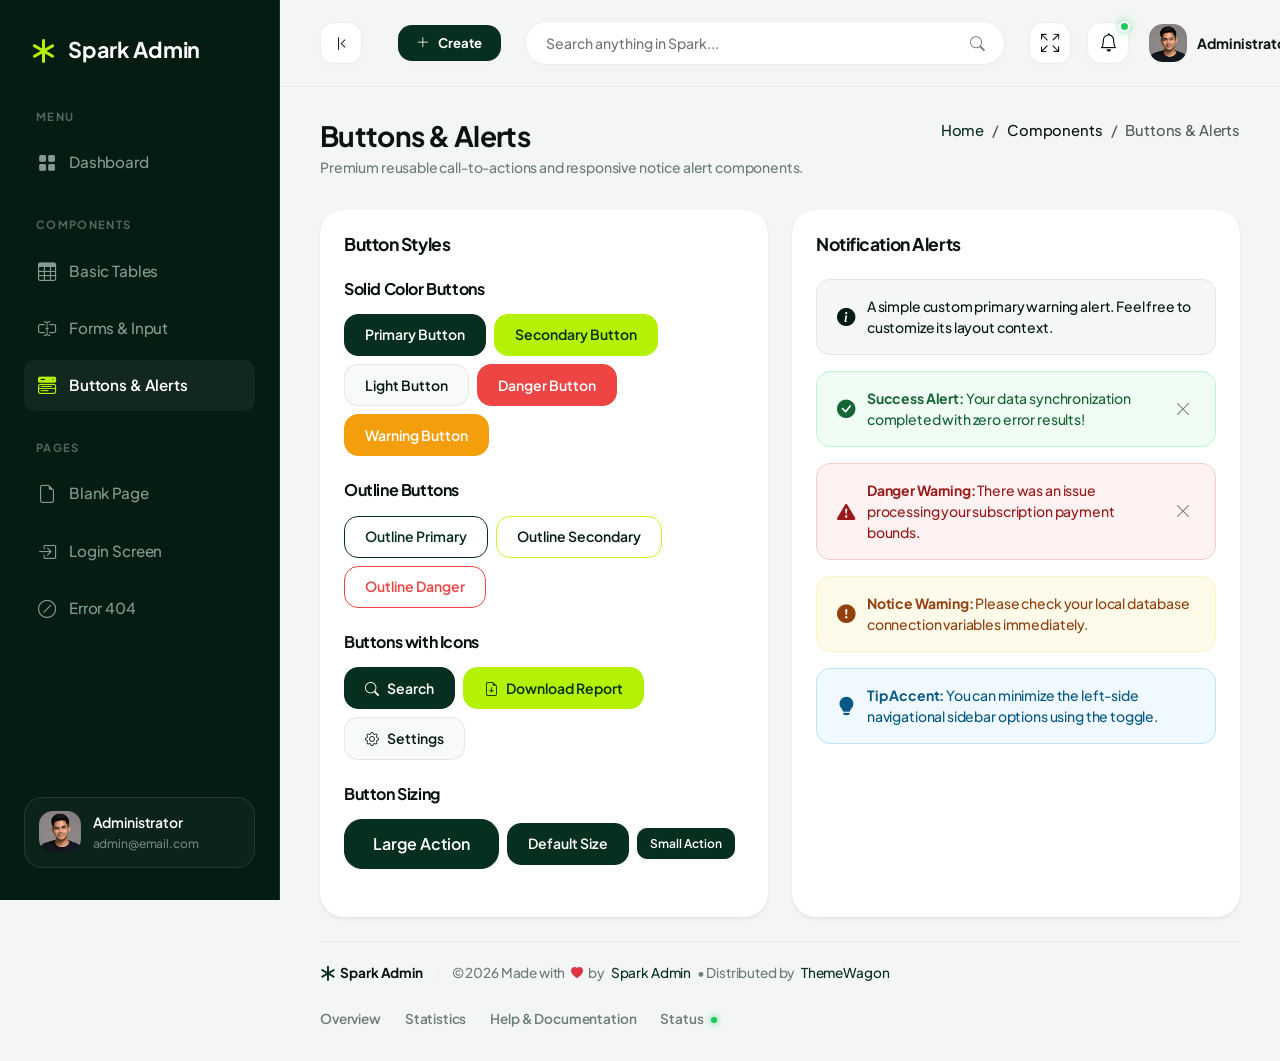
<file: frontend/ui-buttons.html>
<!DOCTYPE html>
<html lang="en">

<head>
  <meta charset="UTF-8">
  <meta name="viewport" content="width=device-width, initial-scale=1.0">
  <title>UI Button - Spark Admin Premium Bootstrap 5 Admin Dashboard Template</title>

  <!-- SEO Optimization -->
  <meta name="description" content="UI Button - Spark Admin Premium Bootstrap 5 Admin Dashboard Template">
  <meta name="author" content="Spark Admin Team">

  <!-- Favicon -->
  <link rel="icon" type="image/png" href="assets/images/favicon.ico">

  <!-- Local Third-Party Libraries (100% Offline Compatible) -->
  <link rel="stylesheet" href="assets/libs/bootstrap/css/bootstrap.min.css">
  <link rel="stylesheet" href="assets/libs/bootstrap-icons/bootstrap-icons.css">
  <link rel="stylesheet" href="assets/libs/apexcharts/apexcharts.css">
  <link rel="stylesheet" href="assets/libs/flatpickr/flatpickr.min.css">

  <!-- Main Design System & Custom Stylesheet -->
  <link rel="stylesheet" href="assets/css/main.css">
</head>

<body>

  <!-- ==========================================
         START: Sidebar Component
         Highly polished, dark-green navigation
         ========================================== -->
  <div class="sidebar-wrapper" id="sidebar">
    <!-- Brand Logo / Identity -->
    <a href="index.html" class="sidebar-brand">
      <i class="bi bi-asterisk"></i>
      <span>Spark Admin</span>
    </a>

    <!-- Navigation Menu -->
    <div class="flex-grow-1 overflow-y-auto">
      <!-- Group: Menu -->
      <div class="sidebar-menu-section">
        <div class="sidebar-menu-title">Menu</div>
        <ul class="sidebar-menu-list">
          <li class="sidebar-menu-item">
            <a href="index.html" class="sidebar-menu-link" id="menu-overview" title="Overview">
              <i class="bi bi-grid-fill"></i>
              <span>Dashboard</span>
            </a>
          </li>
        </ul>
      </div>

      <!-- Group: Components -->
      <div class="sidebar-menu-section">
        <div class="sidebar-menu-title">Components</div>
        <ul class="sidebar-menu-list">
          <li class="sidebar-menu-item">
            <a href="tables-basic.html" class="sidebar-menu-link" id="menu-basictables" title="Basic Tables">
              <i class="bi bi-table"></i>
              <span>Basic Tables</span>
            </a>
          </li>
          <li class="sidebar-menu-item">
            <a href="ui-forms.html" class="sidebar-menu-link" id="menu-uiforms" title="Forms and Input">
              <i class="bi bi-input-cursor-text"></i>
              <span>Forms & Input</span>
            </a>
          </li>
          <li class="sidebar-menu-item">
            <a href="ui-buttons.html" class="sidebar-menu-link active" id="menu-uibuttons" title="Buttons">
              <i class="bi bi-menu-button-wide-fill"></i>
              <span>Buttons & Alerts</span>
            </a>
          </li>
        </ul>
      </div>

      <!-- Group: Pages -->
      <div class="sidebar-menu-section">
        <div class="sidebar-menu-title">Pages</div>
        <ul class="sidebar-menu-list">
          <li class="sidebar-menu-item">
            <a href="page-blank.html" class="sidebar-menu-link" id="menu-blankpage" title="Blank Page">
              <i class="bi bi-file-earmark"></i>
              <span>Blank Page</span>
            </a>
          </li>
          <li class="sidebar-menu-item">
            <a href="page-login.html" class="sidebar-menu-link" id="menu-loginpage" title="Login Page">
              <i class="bi bi-box-arrow-in-right"></i>
              <span>Login Screen</span>
            </a>
          </li>
          <li class="sidebar-menu-item">
            <a href="page-404.html" class="sidebar-menu-link" id="menu-404" title="404 Page">
              <i class="bi bi-slash-circle"></i>
              <span>Error 404</span>
            </a>
          </li>
        </ul>
      </div>
    </div>

    <!-- Sidebar Profile Card (Dynamic Footer) -->
    <div class="sidebar-profile">
      <img src="assets/images/avatar.png" alt="Administrator" class="sidebar-profile-img"
        onerror="this.src='https://images.unsplash.com/photo-1534528741775-53994a69daeb?q=80&w=256&auto=format&fit=crop'">
      <div class="sidebar-profile-info">
        <div class="sidebar-profile-name">Administrator</div>
        <div class="sidebar-profile-email">admin@email.com</div>
      </div>
    </div>
  </div>
  <!-- ==========================================
         END: Sidebar Component
         ========================================== -->


  <!-- ==========================================
         START: Main Content Area
         ========================================== -->
  <div class="main-wrapper">

    <!-- START: Top Navbar Component -->
    <header class="navbar-custom">
      <div class="navbar-left">
        <!-- Desktop sidebar toggle -->
        <button class="btn-desktop-toggle d-none d-xl-flex align-items-center justify-content-center me-3"
          id="desktop-sidebar-toggle" aria-label="Minimize Sidebar">
          <i class="bi bi-chevron-bar-left"></i>
        </button>
        <!-- Mobile sidebar toggle -->
        <button class="sidebar-toggle-btn me-2" id="sidebar-toggle" aria-label="Toggle Navigation">
          <i class="bi bi-list"></i>
        </button>

        <!-- Quick Actions Dropdown -->
        <div class="dropdown ms-2">
          <button class="btn-quick-action dropdown-toggle" type="button" data-bs-toggle="dropdown" aria-expanded="false"
            id="quick-actions-dropdown">
            <i class="bi bi-plus-lg"></i>
            <span>Create</span>
          </button>
          <ul class="dropdown-menu dropdown-menu-quick-action" aria-labelledby="quick-actions-dropdown">
            <li class="dropdown-header">Quick Action Shortcuts</li>
            <li><a class="dropdown-item" href="#"><i class="bi bi-file-earmark-plus"></i> New Invoice</a></li>
            <li><a class="dropdown-item" href="#"><i class="bi bi-person-plus"></i> New User</a></li>
            <li><a class="dropdown-item" href="#"><i class="bi bi-box-seam"></i> New Product</a></li>
            <li>
              <hr class="dropdown-divider">
            </li>
            <li><a class="dropdown-item" href="#"><i class="bi bi-gear"></i> System Settings</a></li>
          </ul>
        </div>
      </div>

      <!-- Mid navbar: search pill -->
      <div class="navbar-search-wrapper">
        <input type="text" class="navbar-search-input" placeholder="Search anything in Spark..." id="main-search">
        <button class="navbar-search-btn" aria-label="Search">
          <i class="bi bi-search"></i>
        </button>
      </div>

      <!-- Right actions -->
      <div class="navbar-actions">
        <!-- Fullscreen Toggle -->
        <button class="navbar-action-btn me-1" aria-label="Toggle Fullscreen" id="btn-fullscreen">
          <i class="bi bi-arrows-fullscreen"></i>
        </button>
        <div class="dropdown">
          <button class="navbar-action-btn dropdown-toggle" type="button" data-bs-toggle="dropdown"
            aria-expanded="false" id="btn-notifications" data-bs-auto-close="outside">
            <i class="bi bi-bell"></i>
            <span class="navbar-action-badge"></span>
          </button>
          <div class="dropdown-menu dropdown-menu-end dropdown-menu-notification p-0"
            aria-labelledby="btn-notifications">
            <div class="notification-header">
              <h6 class="notification-title">Notifications</h6>
              <button class="btn-clear-all" type="button">Mark all read</button>
            </div>
            <div class="notification-list">
              <a href="#" class="notification-item">
                <div class="notification-icon bg-success text-white">
                  <i class="bi bi-wallet2"></i>
                </div>
                <div class="notification-content">
                  <p class="notification-text">New sale received: <strong>$150.00</strong></p>
                  <span class="notification-time">2 mins ago</span>
                </div>
                <span class="notification-unread-dot"></span>
              </a>
            </div>
            <a href="#" class="notification-footer">View All Notifications</a>
          </div>
        </div>

        <!-- Profile Dropdown -->
        <div class="dropdown ms-2">
          <button class="navbar-profile-btn dropdown-toggle" type="button" data-bs-toggle="dropdown"
            aria-expanded="false" id="profile-dropdown">
            <img src="assets/images/avatar.png" alt="Profile Image" class="navbar-profile-img">
            <span class="navbar-profile-name d-none d-md-inline">Administrator</span>
            <i class="bi bi-chevron-down navbar-profile-caret"></i>
          </button>
          <ul class="dropdown-menu dropdown-menu-end dropdown-menu-profile" aria-labelledby="profile-dropdown">
            <li><a class="dropdown-item text-danger" href="page-login.html"><i class="bi bi-box-arrow-right"></i>
                Logout</a></li>
          </ul>
        </div>
      </div>
    </header>
    <!-- END: Top Navbar Component -->

    <!-- START: Page Header Banner -->
    <div class="page-header">
      <div>
        <h1 class="page-title">Buttons & Alerts</h1>
        <p class="page-subtitle">Premium reusable call-to-actions and responsive notice alert components.</p>
      </div>
      <nav aria-label="breadcrumb">
        <ol class="breadcrumb mb-0">
          <li class="breadcrumb-item"><a href="index.html" class="text-decoration-none text-muted-green">Home</a></li>
          <li class="breadcrumb-item text-muted-green">Components</li>
          <li class="breadcrumb-item active text-main" aria-current="page">Buttons & Alerts</li>
        </ol>
      </nav>
    </div>
    <!-- END: Page Header Banner -->

    <!-- START: Main Components Grid Layout -->
    <div class="row g-4 mb-4">

      <!-- Column 1: Custom Buttons -->
      <div class="col-12 col-lg-6">
        <div class="card border-light shadow-sm p-4 h-100">
          <h5 class="card-title mb-4">Button Styles</h5>

          <h6 class="mb-3">Solid Color Buttons</h6>
          <div class="d-flex flex-wrap gap-2 mb-4">
            <button class="btn-custom btn-custom-primary" type="button">Primary Button</button>
            <button class="btn-custom btn-custom-secondary" type="button">Secondary Button</button>
            <button class="btn-custom btn-custom-light" type="button">Light Button</button>
            <button class="btn-custom btn-custom-danger" type="button">Danger Button</button>
            <button class="btn-custom btn-custom-warning" type="button">Warning Button</button>
          </div>

          <h6 class="mb-3">Outline Buttons</h6>
          <div class="d-flex flex-wrap gap-2 mb-4">
            <button class="btn-custom btn-custom-outline-primary" type="button">Outline Primary</button>
            <button class="btn-custom btn-custom-outline-secondary" type="button">Outline Secondary</button>
            <button class="btn-custom btn-custom-outline-danger" type="button">Outline Danger</button>
          </div>

          <h6 class="mb-3">Buttons with Icons</h6>
          <div class="d-flex flex-wrap gap-2 mb-4">
            <button class="btn-custom btn-custom-primary" type="button">
              <i class="bi bi-search"></i> Search
            </button>
            <button class="btn-custom btn-custom-secondary" type="button">
              <i class="bi bi-file-earmark-arrow-down"></i> Download Report
            </button>
            <button class="btn-custom btn-custom-light" type="button">
              <i class="bi bi-gear"></i> Settings
            </button>
          </div>

          <h6 class="mb-3">Button Sizing</h6>
          <div class="d-flex flex-wrap align-items-center gap-2">
            <button class="btn-custom btn-custom-primary btn-custom-lg" type="button">Large Action</button>
            <button class="btn-custom btn-custom-primary" type="button">Default Size</button>
            <button class="btn-custom btn-custom-primary btn-custom-sm" type="button">Small Action</button>
          </div>
        </div>
      </div>

      <!-- Column 2: Reusable Alerts -->
      <div class="col-12 col-lg-6">
        <div class="card border-light shadow-sm p-4 h-100">
          <h5 class="card-title mb-4">Notification Alerts</h5>

          <!-- Alert Primary -->
          <div class="alert-custom alert-custom-primary">
            <i class="bi bi-info-circle-fill alert-custom-icon"></i>
            <div class="alert-custom-content">
              A simple custom primary warning alert. Feel free to customize its layout context.
            </div>
          </div>

          <!-- Alert Success -->
          <div class="alert-custom alert-custom-success">
            <i class="bi bi-check-circle-fill alert-custom-icon"></i>
            <div class="alert-custom-content">
              <strong>Success Alert:</strong> Your data synchronization completed with zero error results!
            </div>
            <button class="alert-custom-close" type="button" aria-label="Close" onclick="this.parentElement.remove();">
              <i class="bi bi-x-lg"></i>
            </button>
          </div>

          <!-- Alert Danger -->
          <div class="alert-custom alert-custom-danger">
            <i class="bi bi-exclamation-triangle-fill alert-custom-icon"></i>
            <div class="alert-custom-content">
              <strong>Danger Warning:</strong> There was an issue processing your subscription payment bounds.
            </div>
            <button class="alert-custom-close" type="button" aria-label="Close" onclick="this.parentElement.remove();">
              <i class="bi bi-x-lg"></i>
            </button>
          </div>

          <!-- Alert Warning -->
          <div class="alert-custom alert-custom-warning">
            <i class="bi bi-exclamation-circle-fill alert-custom-icon"></i>
            <div class="alert-custom-content">
              <strong>Notice Warning:</strong> Please check your local database connection variables immediately.
            </div>
          </div>

          <!-- Alert Info -->
          <div class="alert-custom alert-custom-info">
            <i class="bi bi-lightbulb-fill alert-custom-icon"></i>
            <div class="alert-custom-content">
              <strong>Tip Accent:</strong> You can minimize the left-side navigational sidebar options using the toggle.
            </div>
          </div>
        </div>
      </div>

    </div>
    <!-- END: Main Components Grid Layout -->

    <!-- START: Footer Component -->
    <footer class="footer-custom">
      <div class="footer-left">
        <span class="footer-logo">
          <i class="bi bi-asterisk"></i> Spark Admin
        </span>
        <span class="footer-separator">|</span>
        <span class="footer-copy">&copy; 2026 Made with <i class="bi bi-heart-fill text-danger footer-heart"></i> by<a
            href="https://sparkadminpro.gumroad.com/" target="_blank">Spark Admin</a>• Distributed by <a
            href="https://www.themewagon.com/" target="_blank">ThemeWagon</a> </span>
      </div>
      <div class="footer-right">
        <ul class="footer-links">
          <li><a href="#" class="footer-link">Overview</a></li>
          <li><a href="#" class="footer-link">Statistics</a></li>
          <li><a href="#" class="footer-link">Help & Documentation</a></li>
          <li><a href="#" class="footer-link">Status <span class="status-dot"></span></a></li>
        </ul>
      </div>
    </footer>
    <!-- END: Footer Component -->

  </div>
  <!-- ==========================================
         END: Main Content Area
         ========================================== -->

  <!-- Local Third-Party Libraries Script dependencies -->
  <script src="assets/libs/bootstrap/js/bootstrap.bundle.min.js"></script>
  <script src="assets/libs/apexcharts/apexcharts.min.js"></script>
  <script src="assets/libs/flatpickr/flatpickr.min.js"></script>

  <!-- Local dashboard interactions controller -->
  <script src="assets/js/dashboard.js"></script>
</body>

</html>
</file>
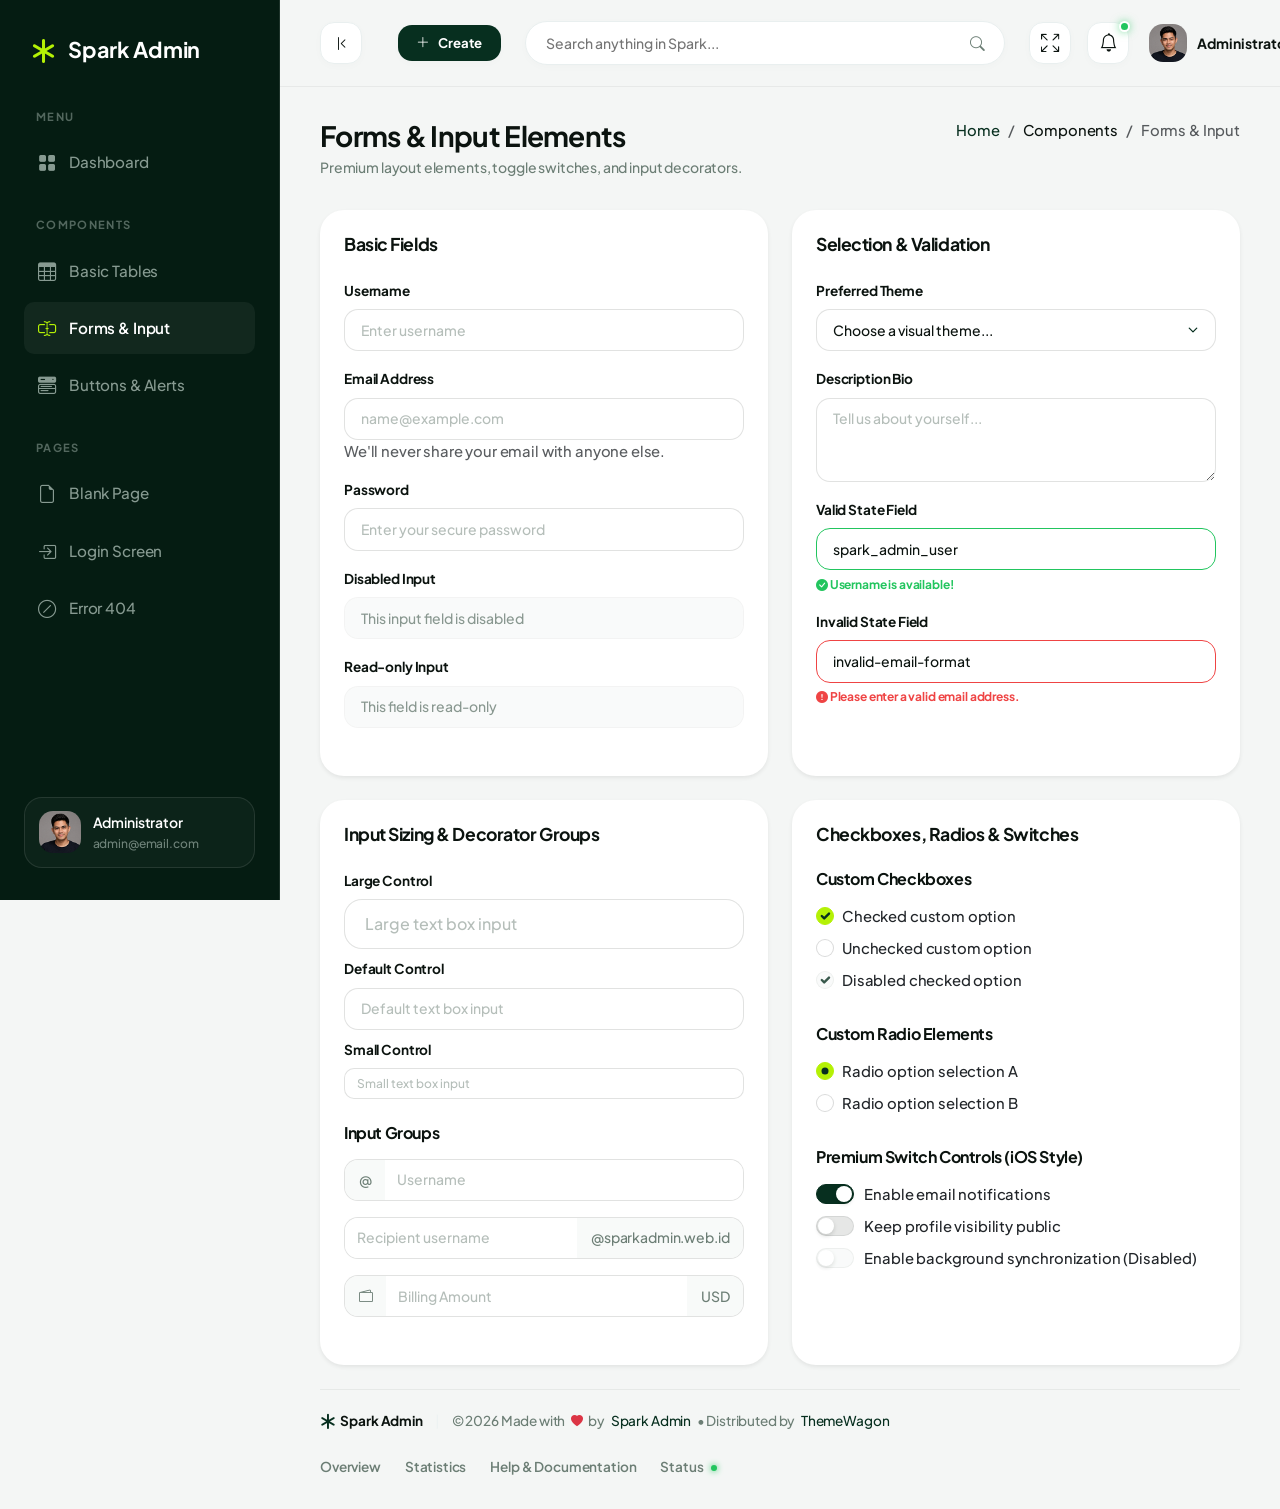
<file: frontend/ui-forms.html>
<!DOCTYPE html>
<html lang="en">

<head>
  <meta charset="UTF-8">
  <meta name="viewport" content="width=device-width, initial-scale=1.0">
  <title>UI Forms - Spark Admin Premium Bootstrap 5 Admin Dashboard Template</title>

  <!-- SEO Optimization -->
  <meta name="description" content="UI Forms - Spark Admin Premium Bootstrap 5 Admin Dashboard Template">
  <meta name="author" content="Spark Admin Team">

  <!-- Favicon -->
  <link rel="icon" type="image/png" href="assets/images/favicon.ico">

  <!-- Local Third-Party Libraries (100% Offline Compatible) -->
  <link rel="stylesheet" href="assets/libs/bootstrap/css/bootstrap.min.css">
  <link rel="stylesheet" href="assets/libs/bootstrap-icons/bootstrap-icons.css">
  <link rel="stylesheet" href="assets/libs/apexcharts/apexcharts.css">
  <link rel="stylesheet" href="assets/libs/flatpickr/flatpickr.min.css">

  <!-- Main Design System & Custom Stylesheet -->
  <link rel="stylesheet" href="assets/css/main.css">
</head>

<body>

  <!-- ==========================================
         START: Sidebar Component
         Highly polished, dark-green navigation
         ========================================== -->
  <div class="sidebar-wrapper" id="sidebar">
    <!-- Brand Logo / Identity -->
    <a href="index.html" class="sidebar-brand">
      <i class="bi bi-asterisk"></i>
      <span>Spark Admin</span>
    </a>

    <!-- Navigation Menu -->
    <div class="flex-grow-1 overflow-y-auto">
      <!-- Group: Menu -->
      <div class="sidebar-menu-section">
        <div class="sidebar-menu-title">Menu</div>
        <ul class="sidebar-menu-list">
          <li class="sidebar-menu-item">
            <a href="index.html" class="sidebar-menu-link" id="menu-overview" title="Overview">
              <i class="bi bi-grid-fill"></i>
              <span>Dashboard</span>
            </a>
          </li>
        </ul>
      </div>

      <!-- Group: Components -->
      <div class="sidebar-menu-section">
        <div class="sidebar-menu-title">Components</div>
        <ul class="sidebar-menu-list">
          <li class="sidebar-menu-item">
            <a href="tables-basic.html" class="sidebar-menu-link" id="menu-basictables" title="Basic Tables">
              <i class="bi bi-table"></i>
              <span>Basic Tables</span>
            </a>
          </li>
          <li class="sidebar-menu-item">
            <a href="ui-forms.html" class="sidebar-menu-link active" id="menu-uiforms" title="Forms and Input">
              <i class="bi bi-input-cursor-text"></i>
              <span>Forms & Input</span>
            </a>
          </li>
          <li class="sidebar-menu-item">
            <a href="ui-buttons.html" class="sidebar-menu-link" id="menu-uibuttons" title="Buttons">
              <i class="bi bi-menu-button-wide-fill"></i>
              <span>Buttons & Alerts</span>
            </a>
          </li>
        </ul>
      </div>

      <!-- Group: Pages -->
      <div class="sidebar-menu-section">
        <div class="sidebar-menu-title">Pages</div>
        <ul class="sidebar-menu-list">
          <li class="sidebar-menu-item">
            <a href="page-blank.html" class="sidebar-menu-link" id="menu-blankpage" title="Blank Page">
              <i class="bi bi-file-earmark"></i>
              <span>Blank Page</span>
            </a>
          </li>
          <li class="sidebar-menu-item">
            <a href="page-login.html" class="sidebar-menu-link" id="menu-loginpage" title="Login Page">
              <i class="bi bi-box-arrow-in-right"></i>
              <span>Login Screen</span>
            </a>
          </li>
          <li class="sidebar-menu-item">
            <a href="page-404.html" class="sidebar-menu-link" id="menu-404" title="404 Page">
              <i class="bi bi-slash-circle"></i>
              <span>Error 404</span>
            </a>
          </li>
        </ul>
      </div>
    </div>

    <!-- Sidebar Profile Card (Dynamic Footer) -->
    <div class="sidebar-profile">
      <img src="assets/images/avatar.png" alt="Administrator" class="sidebar-profile-img"
        onerror="this.src='https://images.unsplash.com/photo-1534528741775-53994a69daeb?q=80&w=256&auto=format&fit=crop'">
      <div class="sidebar-profile-info">
        <div class="sidebar-profile-name">Administrator</div>
        <div class="sidebar-profile-email">admin@email.com</div>
      </div>
    </div>
  </div>
  <!-- ==========================================
         END: Sidebar Component
         ========================================== -->


  <!-- ==========================================
         START: Main Content Area
         ========================================== -->
  <div class="main-wrapper">

    <!-- START: Top Navbar Component -->
    <header class="navbar-custom">
      <div class="navbar-left">
        <!-- Desktop sidebar toggle -->
        <button class="btn-desktop-toggle d-none d-xl-flex align-items-center justify-content-center me-3"
          id="desktop-sidebar-toggle" aria-label="Minimize Sidebar">
          <i class="bi bi-chevron-bar-left"></i>
        </button>
        <!-- Mobile sidebar toggle -->
        <button class="sidebar-toggle-btn me-2" id="sidebar-toggle" aria-label="Toggle Navigation">
          <i class="bi bi-list"></i>
        </button>

        <!-- Quick Actions Dropdown -->
        <div class="dropdown ms-2">
          <button class="btn-quick-action dropdown-toggle" type="button" data-bs-toggle="dropdown" aria-expanded="false"
            id="quick-actions-dropdown">
            <i class="bi bi-plus-lg"></i>
            <span>Create</span>
          </button>
          <ul class="dropdown-menu dropdown-menu-quick-action" aria-labelledby="quick-actions-dropdown">
            <li class="dropdown-header">Quick Action Shortcuts</li>
            <li><a class="dropdown-item" href="#"><i class="bi bi-file-earmark-plus"></i> New Invoice</a></li>
            <li><a class="dropdown-item" href="#"><i class="bi bi-person-plus"></i> New User</a></li>
            <li><a class="dropdown-item" href="#"><i class="bi bi-box-seam"></i> New Product</a></li>
            <li>
              <hr class="dropdown-divider">
            </li>
            <li><a class="dropdown-item" href="#"><i class="bi bi-gear"></i> System Settings</a></li>
          </ul>
        </div>
      </div>

      <!-- Mid navbar: search pill -->
      <div class="navbar-search-wrapper">
        <input type="text" class="navbar-search-input" placeholder="Search anything in Spark..." id="main-search">
        <button class="navbar-search-btn" aria-label="Search">
          <i class="bi bi-search"></i>
        </button>
      </div>

      <!-- Right actions -->
      <div class="navbar-actions">
        <!-- Fullscreen Toggle -->
        <button class="navbar-action-btn me-1" aria-label="Toggle Fullscreen" id="btn-fullscreen">
          <i class="bi bi-arrows-fullscreen"></i>
        </button>
        <div class="dropdown">
          <button class="navbar-action-btn dropdown-toggle" type="button" data-bs-toggle="dropdown"
            aria-expanded="false" id="btn-notifications" data-bs-auto-close="outside">
            <i class="bi bi-bell"></i>
            <span class="navbar-action-badge"></span>
          </button>
          <div class="dropdown-menu dropdown-menu-end dropdown-menu-notification p-0"
            aria-labelledby="btn-notifications">
            <div class="notification-header">
              <h6 class="notification-title">Notifications</h6>
              <button class="btn-clear-all" type="button">Mark all read</button>
            </div>
            <div class="notification-list">
              <a href="#" class="notification-item">
                <div class="notification-icon bg-success text-white">
                  <i class="bi bi-wallet2"></i>
                </div>
                <div class="notification-content">
                  <p class="notification-text">New sale received: <strong>$150.00</strong></p>
                  <span class="notification-time">2 mins ago</span>
                </div>
                <span class="notification-unread-dot"></span>
              </a>
              <a href="#" class="notification-item">
                <div class="notification-icon bg-primary text-white">
                  <i class="bi bi-person-plus-fill"></i>
                </div>
                <div class="notification-content">
                  <p class="notification-text">New user registered: <strong>John Doe</strong></p>
                  <span class="notification-time">1 hour ago</span>
                </div>
                <span class="notification-unread-dot"></span>
              </a>
            </div>
            <a href="#" class="notification-footer">View All Notifications</a>
          </div>
        </div>

        <!-- Profile Dropdown -->
        <div class="dropdown ms-2">
          <button class="navbar-profile-btn dropdown-toggle" type="button" data-bs-toggle="dropdown"
            aria-expanded="false" id="profile-dropdown">
            <img src="assets/images/avatar.png" alt="Profile Image" class="navbar-profile-img">
            <span class="navbar-profile-name d-none d-md-inline">Administrator</span>
            <i class="bi bi-chevron-down navbar-profile-caret"></i>
          </button>
          <ul class="dropdown-menu dropdown-menu-end dropdown-menu-profile" aria-labelledby="profile-dropdown">
            <li class="dropdown-header">Welcome !</li>
            <li><a class="dropdown-item" href="#"><i class="bi bi-person"></i> My Account</a></li>
            <li><a class="dropdown-item" href="#"><i class="bi bi-gear"></i> Settings</a></li>
            <li>
              <hr class="dropdown-divider">
            </li>
            <li><a class="dropdown-item text-danger" href="page-login.html"><i class="bi bi-box-arrow-right"></i>
                Logout</a></li>
          </ul>
        </div>
      </div>
    </header>
    <!-- END: Top Navbar Component -->

    <!-- START: Page Header Banner -->
    <div class="page-header">
      <div>
        <h1 class="page-title">Forms & Input Elements</h1>
        <p class="page-subtitle">Premium layout elements, toggle switches, and input decorators.</p>
      </div>
      <nav aria-label="breadcrumb">
        <ol class="breadcrumb mb-0">
          <li class="breadcrumb-item"><a href="index.html" class="text-decoration-none text-muted-green">Home</a></li>
          <li class="breadcrumb-item text-muted-green">Components</li>
          <li class="breadcrumb-item active text-main" aria-current="page">Forms & Input</li>
        </ol>
      </nav>
    </div>
    <!-- END: Page Header Banner -->

    <!-- START: Form Component Row Grid Layout -->
    <div class="row g-4 mb-4">

      <!-- Column 1: Basic controls -->
      <div class="col-12 col-lg-6">
        <div class="card border-light shadow-sm p-4 h-100">
          <h5 class="card-title mb-4">Basic Fields</h5>

          <!-- Text input -->
          <div class="mb-3">
            <label for="basicText" class="form-label-custom">Username</label>
            <input type="text" class="form-control-custom" id="basicText" placeholder="Enter username">
          </div>

          <!-- Email input -->
          <div class="mb-3">
            <label for="basicEmail" class="form-label-custom">Email Address</label>
            <input type="email" class="form-control-custom" id="basicEmail" placeholder="name@example.com">
            <span class="text-muted">We'll never share your email with anyone else.</span>
          </div>

          <!-- Password input -->
          <div class="mb-3">
            <label for="basicPassword" class="form-label-custom">Password</label>
            <input type="password" class="form-control-custom" id="basicPassword"
              placeholder="Enter your secure password">
          </div>

          <!-- Disabled State -->
          <div class="mb-3">
            <label for="basicDisabled" class="form-label-custom">Disabled Input</label>
            <input type="text" class="form-control-custom" id="basicDisabled" value="This input field is disabled"
              disabled>
          </div>

          <!-- Readonly State -->
          <div class="mb-0">
            <label for="basicReadonly" class="form-label-custom">Read-only Input</label>
            <input type="text" class="form-control-custom" id="basicReadonly" value="This field is read-only" readonly>
          </div>
        </div>
      </div>

      <!-- Column 2: Selection & Validation -->
      <div class="col-12 col-lg-6">
        <div class="card border-light shadow-sm p-4 h-100">
          <h5 class="card-title mb-4">Selection & Validation</h5>

          <!-- Custom dropdown select -->
          <div class="mb-3">
            <label for="selectControl" class="form-label-custom">Preferred Theme</label>
            <select class="form-select-custom" id="selectControl">
              <option selected disabled>Choose a visual theme...</option>
              <option value="light">Spark Light Theme</option>
              <option value="dark">Spark Dark Green Theme</option>
              <option value="forest">Forest Breeze Accent</option>
            </select>
          </div>

          <!-- Textarea layout -->
          <div class="mb-3">
            <label for="textareaControl" class="form-label-custom">Description Bio</label>
            <textarea class="form-control-custom" id="textareaControl" rows="3"
              placeholder="Tell us about yourself..."></textarea>
          </div>

          <!-- Valid feedback block -->
          <div class="mb-3">
            <label for="validInput" class="form-label-custom">Valid State Field</label>
            <input type="text" class="form-control-custom is-valid-custom" id="validInput" value="spark_admin_user">
            <div class="form-feedback-custom valid-custom">
              <i class="bi bi-check-circle-fill"></i> Username is available!
            </div>
          </div>

          <!-- Invalid feedback block -->
          <div class="mb-0">
            <label for="invalidInput" class="form-label-custom">Invalid State Field</label>
            <input type="email" class="form-control-custom is-invalid-custom" id="invalidInput"
              value="invalid-email-format">
            <div class="form-feedback-custom invalid-custom">
              <i class="bi bi-exclamation-circle-fill"></i> Please enter a valid email address.
            </div>
          </div>
        </div>
      </div>

      <!-- Column 3: Sizing & Groups -->
      <div class="col-12 col-lg-6">
        <div class="card border-light shadow-sm p-4 h-100">
          <h5 class="card-title mb-4">Input Sizing & Decorator Groups</h5>

          <!-- Sizing examples -->
          <div class="mb-4">
            <div class="mb-2">
              <label class="form-label-custom">Large Control</label>
              <input type="text" class="form-control-custom form-control-custom-lg" placeholder="Large text box input">
            </div>
            <div class="mb-2">
              <label class="form-label-custom">Default Control</label>
              <input type="text" class="form-control-custom" placeholder="Default text box input">
            </div>
            <div>
              <label class="form-label-custom">Small Control</label>
              <input type="text" class="form-control-custom form-control-custom-sm" placeholder="Small text box input">
            </div>
          </div>

          <h6 class="mb-3">Input Groups</h6>

          <!-- Prepend group -->
          <div class="mb-3">
            <div class="input-group-custom">
              <span class="input-group-text-custom">@</span>
              <input type="text" class="form-control-custom" placeholder="Username">
            </div>
          </div>

          <!-- Append group -->
          <div class="mb-3">
            <div class="input-group-custom">
              <input type="text" class="form-control-custom" placeholder="Recipient username">
              <span class="input-group-text-custom">@sparkadmin.web.id</span>
            </div>
          </div>

          <!-- Prepend + Append Icon group -->
          <div class="mb-0">
            <div class="input-group-custom">
              <span class="input-group-text-custom"><i class="bi bi-wallet2"></i></span>
              <input type="text" class="form-control-custom" placeholder="Billing Amount">
              <span class="input-group-text-custom">USD</span>
            </div>
          </div>
        </div>
      </div>

      <!-- Column 4: Checkboxes, Radios & iOS Switches -->
      <div class="col-12 col-lg-6">
        <div class="card border-light shadow-sm p-4 h-100">
          <h5 class="card-title mb-4">Checkboxes, Radios & Switches</h5>

          <h6 class="mb-3">Custom Checkboxes</h6>
          <div class="mb-4">
            <div class="form-check-custom">
              <input class="form-check-input-custom" type="checkbox" id="checkActive" checked>
              <label class="form-check-label" for="checkActive">Checked custom option</label>
            </div>
            <div class="form-check-custom">
              <input class="form-check-input-custom" type="checkbox" id="checkInactive">
              <label class="form-check-label" for="checkInactive">Unchecked custom option</label>
            </div>
            <div class="form-check-custom">
              <input class="form-check-input-custom" type="checkbox" id="checkDisabled" disabled checked>
              <label class="form-check-label" for="checkDisabled">Disabled checked option</label>
            </div>
          </div>

          <h6 class="mb-3">Custom Radio Elements</h6>
          <div class="mb-4">
            <div class="form-check-custom">
              <input class="form-check-input-custom" type="radio" name="radioGroup" id="radioOne" checked>
              <label class="form-check-label" for="radioOne">Radio option selection A</label>
            </div>
            <div class="form-check-custom">
              <input class="form-check-input-custom" type="radio" name="radioGroup" id="radioTwo">
              <label class="form-check-label" for="radioTwo">Radio option selection B</label>
            </div>
          </div>

          <h6 class="mb-3">Premium Switch Controls (iOS Style)</h6>
          <div>
            <div class="form-switch-custom">
              <input class="form-switch-input-custom" type="checkbox" id="switchOne" checked>
              <label class="form-switch-label" for="switchOne">Enable email notifications</label>
            </div>
            <div class="form-switch-custom">
              <input class="form-switch-input-custom" type="checkbox" id="switchTwo">
              <label class="form-switch-label" for="switchTwo">Keep profile visibility public</label>
            </div>
            <div class="form-switch-custom">
              <input class="form-switch-input-custom" type="checkbox" id="switchThree" disabled>
              <label class="form-switch-label" for="switchThree">Enable background synchronization (Disabled)</label>
            </div>
          </div>
        </div>
      </div>

    </div>
    <!-- END: Form Component Row Grid Layout -->

    <!-- START: Footer Component -->
    <footer class="footer-custom">
      <div class="footer-left">
        <span class="footer-logo">
          <i class="bi bi-asterisk"></i> Spark Admin
        </span>
        <span class="footer-separator">|</span>
        <span class="footer-copy">&copy; 2026 Made with <i class="bi bi-heart-fill text-danger footer-heart"></i> by<a
            href="https://sparkadminpro.gumroad.com/" target="_blank">Spark Admin</a>• Distributed by <a
            href="https://www.themewagon.com/" target="_blank">ThemeWagon</a> </span>
      </div>
      <div class="footer-right">
        <ul class="footer-links">
          <li><a href="#" class="footer-link">Overview</a></li>
          <li><a href="#" class="footer-link">Statistics</a></li>
          <li><a href="#" class="footer-link">Help & Documentation</a></li>
          <li><a href="#" class="footer-link">Status <span class="status-dot"></span></a></li>
        </ul>
      </div>
    </footer>
    <!-- END: Footer Component -->

  </div>
  <!-- ==========================================
         END: Main Content Area
         ========================================== -->

  <!-- Local Third-Party Libraries Script dependencies -->
  <script src="assets/libs/bootstrap/js/bootstrap.bundle.min.js"></script>
  <script src="assets/libs/apexcharts/apexcharts.min.js"></script>
  <script src="assets/libs/flatpickr/flatpickr.min.js"></script>

  <!-- Local dashboard interactions controller -->
  <script src="assets/js/dashboard.js"></script>
</body>

</html>
</file>
<file: frontend/assets/libs/apexcharts/apexcharts.css>
@keyframes opaque {
  0% {
    opacity: 0
  }

  to {
    opacity: 1
  }
}

@keyframes resizeanim {

  0%,
  to {
    opacity: 0
  }
}

.apexcharts-canvas {
  position: relative;
  direction: ltr !important;
  user-select: none;
  /* Focus indicator colour. Themes override below. */
  --apexcharts-focus-color: #008FFB;
}

/* Dark theme & high-contrast: brighter focus colour for sufficient contrast. */
.apexcharts-canvas .apexcharts-theme-dark,
.apexcharts-theme-dark.apexcharts-canvas {
  --apexcharts-focus-color: #FFD500;
}
.apexcharts-canvas.apexcharts-high-contrast,
.apexcharts-high-contrast.apexcharts-canvas {
  --apexcharts-focus-color: #FFFF00;
}

/* Visually-hidden aria-live status region (WCAG 4.1.3 Status Messages). */
.apexcharts-sr-status {
  position: absolute;
  width: 1px;
  height: 1px;
  padding: 0;
  margin: -1px;
  overflow: hidden;
  clip: rect(0, 0, 0, 0);
  white-space: nowrap;
  border: 0;
}

/* Respect OS-level reduced-motion preference (WCAG 2.3.3). */
@media (prefers-reduced-motion: reduce) {
  .apexcharts-canvas *,
  .apexcharts-canvas *::before,
  .apexcharts-canvas *::after {
    animation-duration: 0.01ms !important;
    animation-iteration-count: 1 !important;
    transition-duration: 0.01ms !important;
  }
}

.apexcharts-canvas ::-webkit-scrollbar {
  -webkit-appearance: none;
  width: 6px
}

.apexcharts-canvas ::-webkit-scrollbar-thumb {
  border-radius: 4px;
  background-color: rgba(0, 0, 0, .5);
  box-shadow: 0 0 1px rgba(255, 255, 255, .5);
  -webkit-box-shadow: 0 0 1px rgba(255, 255, 255, .5)
}

.apexcharts-inner {
  position: relative
}

.apexcharts-text tspan {
  font-family: inherit
}

rect.legend-mouseover-inactive,
.legend-mouseover-inactive rect,
.legend-mouseover-inactive path,
.legend-mouseover-inactive circle,
.legend-mouseover-inactive line,
.legend-mouseover-inactive text.apexcharts-yaxis-title-text,
.legend-mouseover-inactive text.apexcharts-yaxis-label {
  transition: .15s ease all;
  opacity: .2
}

.apexcharts-legend-text {
  padding-left: 15px;
  margin-left: -15px;
}

.apexcharts-legend-series[role="button"]:focus {
  outline: 2px solid var(--apexcharts-focus-color, #008FFB);
  outline-offset: 2px;
}

.apexcharts-legend-series[role="button"]:focus:not(:focus-visible) {
  outline: none;
}

.apexcharts-legend-series[role="button"]:focus-visible {
  outline: 2px solid var(--apexcharts-focus-color, #008FFB);
  outline-offset: 2px;
}

.apexcharts-series-collapsed {
  opacity: 0
}

.apexcharts-canvas svg:focus:not(:focus-visible) {
  outline: none;
}

/* Keyboard navigation focus indicator on SVG data elements.
   SVG elements don't support CSS outline, so we use stroke. */
.apexcharts-bar-area.apexcharts-keyboard-focused,
.apexcharts-candlestick-area.apexcharts-keyboard-focused,
.apexcharts-boxPlot-area.apexcharts-keyboard-focused,
.apexcharts-rangebar-area.apexcharts-keyboard-focused,
.apexcharts-pie-area.apexcharts-keyboard-focused,
.apexcharts-heatmap-rect.apexcharts-keyboard-focused,
.apexcharts-treemap-rect.apexcharts-keyboard-focused {
  stroke: var(--apexcharts-focus-color, #008FFB);
  stroke-width: 2;
  stroke-opacity: 1;
}

.apexcharts-tooltip {
  --apx-tt-bg: #ffffff;
  --apx-tt-border: rgba(15, 23, 42, 0.06);
  /* Layered shadow: tight inner contact + soft outer drop. The two Y
   * offsets are exposed as variables so they flip in sync with the
   * arrow when the tooltip is below the data point — see the
   * `[data-placement="bottom"]` rule further down. */
  --apx-tt-shadow-y-mid: 8px;
  --apx-tt-shadow-y-far: 16px;
  --apx-tt-shadow: 0 0 0 1px rgba(15, 23, 42, 0.04), 0 var(--apx-tt-shadow-y-mid) 16px -6px rgba(15, 23, 42, 0.12), 0 var(--apx-tt-shadow-y-far) 36px -12px rgba(15, 23, 42, 0.18);
  --apx-tt-arrow-bg: var(--apx-tt-bg);
  /* Two stacked drop-shadows: the first is a tight contact halo for
   * edge definition against light chart backgrounds; the second is a
   * softer directional drop that lifts the arrow off the surface.
   * `--apx-tt-arrow-drop-y` is the Y offset of the directional drop;
   * a per-placement rule below flips it to negative when the tooltip
   * is below the data point (arrow on top) so the shadow always
   * casts outward instead of into the tooltip body. */
  --apx-tt-arrow-drop-y: 2px;
  --apx-tt-arrow-shadow: drop-shadow(0 0 0.5px rgba(15, 23, 42, 0.2)) drop-shadow(0 var(--apx-tt-arrow-drop-y) 4px rgba(15, 23, 42, 0.2));
  --apx-tt-color: #0f172a;
  --apx-tt-color-muted: rgba(15, 23, 42, 0.55);
  border-radius: 8px;
  background: var(--apx-tt-bg);
  border: 1px solid var(--apx-tt-border);
  box-shadow: var(--apx-tt-shadow);
  color: var(--apx-tt-color);
  cursor: default;
  font-size: 13px;
  left: 0;
  top: 0;
  opacity: 0;
  pointer-events: none;
  position: absolute;
  display: flex;
  flex-direction: column;
  padding: 2px 0;
  white-space: nowrap;
  z-index: 12;
  transition: opacity .12s ease
}

/* While the tooltip is visible, smoothly animate position changes
 * between data points. Kept short (160 ms) and ease-out so it stays
 * responsive — too long would feel laggy when sweeping across many
 * points fast. The position transition is only attached after the
 * first paint (Position.applyTooltipPosition flips `data-positioned`
 * once the tooltip has been placed) so the *first* show doesn't slide
 * the tooltip in from the previously-stale (0,0) coordinates. */
.apexcharts-tooltip.apexcharts-active {
  opacity: 1;
  transition: opacity .12s ease
}
.apexcharts-tooltip.apexcharts-active[data-positioned="true"] {
  transition: opacity .12s ease, left .16s ease-out, top .16s ease-out
}

.apexcharts-tooltip.apexcharts-theme-light {
  /* defaults already set above; class kept for backward-compat selectors */
}

.apexcharts-tooltip.apexcharts-theme-dark {
  --apx-tt-bg: #1c1c1f;
  --apx-tt-border: rgba(255, 255, 255, 0.08);
  --apx-tt-shadow: 0 0 0 1px rgba(0, 0, 0, 0.4), 0 var(--apx-tt-shadow-y-mid) 16px -6px rgba(0, 0, 0, 0.45), 0 var(--apx-tt-shadow-y-far) 36px -12px rgba(0, 0, 0, 0.55);
  --apx-tt-arrow-shadow: drop-shadow(0 0 0.5px rgba(0, 0, 0, 0.55)) drop-shadow(0 var(--apx-tt-arrow-drop-y) 4px rgba(0, 0, 0, 0.45));
  --apx-tt-color: #f3f4f6;
  --apx-tt-color-muted: rgba(243, 244, 246, 0.55);
}

.apexcharts-tooltip * {
  font-family: inherit
}

.apexcharts-tooltip-title {
  padding: 8px 12px 4px;
  font-size: 12px;
  font-weight: 600;
  letter-spacing: 0.01em;
  color: var(--apx-tt-color-muted);
  background: transparent;
  border-bottom: none;
  margin-bottom: 0
}

.apexcharts-tooltip.apexcharts-theme-light .apexcharts-tooltip-title,
.apexcharts-tooltip.apexcharts-theme-dark .apexcharts-tooltip-title {
  background: transparent;
  border-bottom: none
}

/* `fillSeriesColor`: each series-group already paints itself with the
 * series colour. Drop the glass body entirely (transparent bg, no
 * border, no backdrop-filter, no padding) and clip the coloured
 * series-group(s) to the tooltip's rounded corners so they fill the
 * shell edge-to-edge. Text inside the coloured group is forced to
 * white for contrast. */
.apexcharts-tooltip.apexcharts-tooltip-fill-series {
  background: transparent;
  -webkit-backdrop-filter: none;
  backdrop-filter: none;
  border: none;
  padding: 0;
  overflow: hidden;
  color: #fff
}

.apexcharts-tooltip.apexcharts-tooltip-fill-series .apexcharts-tooltip-title {
  background: rgba(0, 0, 0, 0.22);
  color: #fff;
  opacity: 1;
  padding: 6px 12px
}

.apexcharts-tooltip.apexcharts-tooltip-fill-series .apexcharts-tooltip-series-group {
  color: #fff
}

/* Arrow connector — sits *entirely outside* the tooltip body. Shares
 * the body's solid fill so it reads as a single shape. `filter:
 * drop-shadow` traces the clipped triangle outline (a regular
 * `box-shadow` would be erased by the `clip-path`). */
.apexcharts-tooltip-arrow {
  position: absolute;
  width: 7px;
  height: 14px;
  background: var(--apx-tt-arrow-bg);
  /* The variable already contains the full `drop-shadow(...) ...` filter
   * chain (stacked shadows) so it's applied raw. */
  -webkit-filter: var(--apx-tt-arrow-shadow);
  filter: var(--apx-tt-arrow-shadow);
  pointer-events: none;
  top: calc(var(--apx-tt-arrow-y, 50%) - 7px)
}

.apexcharts-tooltip[data-placement="right"] .apexcharts-tooltip-arrow {
  left: -7px;
  clip-path: polygon(0 50%, 100% 0, 100% 100%)
}

.apexcharts-tooltip[data-placement="left"] .apexcharts-tooltip-arrow {
  right: -7px;
  clip-path: polygon(100% 50%, 0 0, 0 100%)
}

/* Vertical arrow variants: tooltip is above/below the data point and the
 * arrow points down/up. The base rule above uses `--apx-tt-arrow-y` for
 * left/right placement; for top/bottom we re-orient the rectangle and
 * use `--apx-tt-arrow-x` (set by applyTooltipPosition). */
.apexcharts-tooltip[data-placement="top"] .apexcharts-tooltip-arrow,
.apexcharts-tooltip[data-placement="bottom"] .apexcharts-tooltip-arrow {
  width: 14px;
  height: 7px;
  top: auto;
  left: calc(var(--apx-tt-arrow-x, 50%) - 7px)
}

.apexcharts-tooltip[data-placement="top"] .apexcharts-tooltip-arrow {
  bottom: -7px;
  clip-path: polygon(50% 100%, 0 0, 100% 0)
}

.apexcharts-tooltip[data-placement="bottom"] .apexcharts-tooltip-arrow {
  top: -7px;
  clip-path: polygon(50% 0, 0 100%, 100% 100%)
}

/* When the tooltip is flipped below the data point (arrow on top
 * pointing up), the default downward-biased shadows leave the top
 * edge of both the body *and* the arrow undefined. Flipping every
 * Y offset to negative casts the entire elevation upward so the
 * shadow falls between the tooltip and the bar above. */
.apexcharts-tooltip[data-placement="bottom"] {
  --apx-tt-shadow-y-mid: -8px;
  --apx-tt-shadow-y-far: -16px;
  --apx-tt-arrow-drop-y: -2px
}

.apexcharts-tooltip-text-goals-value,
.apexcharts-tooltip-text-y-value,
.apexcharts-tooltip-text-z-value {
  display: inline-block;
  margin-left: 5px;
  font-weight: 600
}

.apexcharts-tooltip-text-goals-label:empty,
.apexcharts-tooltip-text-goals-value:empty,
.apexcharts-tooltip-text-y-label:empty,
.apexcharts-tooltip-text-y-value:empty,
.apexcharts-tooltip-text-z-value:empty,
.apexcharts-tooltip-title:empty {
  display: none
}

.apexcharts-tooltip-text-goals-label,
.apexcharts-tooltip-text-goals-value {
  padding: 6px 0 5px
}

.apexcharts-tooltip-goals-group,
.apexcharts-tooltip-text-goals-label,
.apexcharts-tooltip-text-goals-value {
  display: flex
}

.apexcharts-tooltip-text-goals-label:not(:empty),
.apexcharts-tooltip-text-goals-value:not(:empty) {
  margin-top: -6px
}

.apexcharts-tooltip-marker {
  display: inline-flex;
  align-items: center;
  justify-content: center;
  position: relative;
  width: 12px;
  height: 12px;
  margin-right: 6px;
  vertical-align: middle;
  color: inherit;
}

.apexcharts-tooltip-marker svg {
  width: 100%;
  height: 100%;
  display: block;
}

.apexcharts-tooltip-series-group {
  padding: 4px 12px;
  display: none;
  gap: 8px;
  text-align: left;
  justify-content: left;
  align-items: center
}

.apexcharts-tooltip-series-group.apexcharts-active .apexcharts-tooltip-marker {
  opacity: 1
}

.apexcharts-tooltip-series-group.apexcharts-active:last-child,
.apexcharts-tooltip-series-group:last-child {
  padding-bottom: 8px
}

.apexcharts-tooltip-y-group {
  padding: 6px 0 5px
}

.apexcharts-custom-tooltip,
.apexcharts-tooltip-box {
  padding: 4px 8px
}

.apexcharts-tooltip-boxPlot {
  display: flex;
  flex-direction: column-reverse
}

.apexcharts-tooltip-box>div {
  margin: 4px 0
}

.apexcharts-tooltip-box span.value {
  font-weight: 700
}

.apexcharts-tooltip-rangebar {
  padding: 5px 8px
}

.apexcharts-tooltip-rangebar .category {
  font-weight: 600;
  color: #777
}

.apexcharts-tooltip-rangebar .series-name {
  font-weight: 700;
  display: block;
  margin-bottom: 5px
}

/* X/Y axis tooltips — small popovers that label the crosshair on the
 * axes. Restyled to match the modern data-tooltip palette: solid white
 * body with a subtle border + soft drop-shadow, smaller font, rounded
 * corners. The arrows still use the CSS border-triangle technique
 * (cheap, crisp at small sizes); their colours flow from CSS variables
 * so light/dark themes only need one override per axis. */
.apexcharts-xaxistooltip,
.apexcharts-yaxistooltip {
  --apx-axt-bg: #ffffff;
  --apx-axt-border: rgba(15, 23, 42, 0.08);
  --apx-axt-color: #0f172a;
  --apx-axt-shadow: 0 4px 12px -4px rgba(15, 23, 42, 0.18), 0 1px 3px -1px rgba(15, 23, 42, 0.12);
  opacity: 0;
  pointer-events: none;
  color: var(--apx-axt-color);
  font-size: 12px;
  font-weight: 500;
  text-align: center;
  border-radius: 6px;
  position: absolute;
  z-index: 10;
  background: var(--apx-axt-bg);
  border: 1px solid var(--apx-axt-border);
  box-shadow: var(--apx-axt-shadow)
}

.apexcharts-xaxistooltip.apexcharts-theme-dark,
.apexcharts-yaxistooltip.apexcharts-theme-dark {
  --apx-axt-bg: #1c1c1f;
  --apx-axt-border: rgba(255, 255, 255, 0.1);
  --apx-axt-color: #f3f4f6;
  --apx-axt-shadow: 0 4px 12px -4px rgba(0, 0, 0, 0.55), 0 1px 3px -1px rgba(0, 0, 0, 0.45)
}

.apexcharts-xaxistooltip {
  padding: 4px 8px;
  transition: .15s ease all
}

.apexcharts-xaxistooltip:after,
.apexcharts-xaxistooltip:before {
  left: 50%;
  border: solid transparent;
  content: " ";
  height: 0;
  width: 0;
  position: absolute;
  pointer-events: none
}

/* :before paints the 1px border outline of the triangle (slightly larger
 * than :after); :after sits inside and paints the fill — leaves a 1px
 * ring of :before visible at the edges. */
.apexcharts-xaxistooltip:after {
  border-color: transparent;
  border-width: 5px;
  margin-left: -5px
}

.apexcharts-xaxistooltip:before {
  border-color: transparent;
  border-width: 6px;
  margin-left: -6px
}

.apexcharts-xaxistooltip-bottom:after,
.apexcharts-xaxistooltip-bottom:before {
  bottom: 100%
}

.apexcharts-xaxistooltip-top:after,
.apexcharts-xaxistooltip-top:before {
  top: 100%
}

.apexcharts-xaxistooltip-bottom:after {
  border-bottom-color: var(--apx-axt-bg)
}

.apexcharts-xaxistooltip-bottom:before {
  border-bottom-color: var(--apx-axt-border)
}

.apexcharts-xaxistooltip-top:after {
  border-top-color: var(--apx-axt-bg)
}

.apexcharts-xaxistooltip-top:before {
  border-top-color: var(--apx-axt-border)
}

.apexcharts-xaxistooltip.apexcharts-active {
  opacity: 1;
  transition: .15s ease all
}

.apexcharts-yaxistooltip {
  padding: 3px 8px
}

.apexcharts-yaxistooltip:after,
.apexcharts-yaxistooltip:before {
  top: 50%;
  border: solid transparent;
  content: " ";
  height: 0;
  width: 0;
  position: absolute;
  pointer-events: none
}

.apexcharts-yaxistooltip:after {
  border-color: transparent;
  border-width: 5px;
  margin-top: -5px
}

.apexcharts-yaxistooltip:before {
  border-color: transparent;
  border-width: 6px;
  margin-top: -6px
}

.apexcharts-yaxistooltip-left:after,
.apexcharts-yaxistooltip-left:before {
  left: 100%
}

.apexcharts-yaxistooltip-right:after,
.apexcharts-yaxistooltip-right:before {
  right: 100%
}

.apexcharts-yaxistooltip-left:after {
  border-left-color: var(--apx-axt-bg)
}

.apexcharts-yaxistooltip-left:before {
  border-left-color: var(--apx-axt-border)
}

.apexcharts-yaxistooltip-right:after {
  border-right-color: var(--apx-axt-bg)
}

.apexcharts-yaxistooltip-right:before {
  border-right-color: var(--apx-axt-border)
}

.apexcharts-yaxistooltip.apexcharts-active {
  opacity: 1
}

.apexcharts-yaxistooltip-hidden {
  display: none
}

.apexcharts-xcrosshairs,
.apexcharts-ycrosshairs {
  pointer-events: none;
  opacity: 0;
  transition: .15s ease all
}

.apexcharts-xcrosshairs.apexcharts-active,
.apexcharts-ycrosshairs.apexcharts-active {
  opacity: 1;
  transition: .15s ease all
}

.apexcharts-ycrosshairs-hidden {
  opacity: 0
}

.apexcharts-selection-rect {
  cursor: move
}

.svg_select_shape {
  stroke-width: 1;
  stroke-dasharray: 10 10;
  stroke: black;
  stroke-opacity: 0.1;
  pointer-events: none;
  fill: none;
}

.svg_select_handle {
  stroke-width: 3;
  stroke: black;
  fill: none;
}

.svg_select_handle_r {
  cursor: e-resize;
}

.svg_select_handle_l {
  cursor: w-resize;
}

.apexcharts-svg.apexcharts-zoomable.hovering-zoom {
  cursor: crosshair
}

.apexcharts-svg.apexcharts-zoomable.hovering-pan {
  cursor: move
}

.apexcharts-menu-icon,
.apexcharts-pan-icon,
.apexcharts-reset-icon,
.apexcharts-selection-icon,
.apexcharts-toolbar-custom-icon,
.apexcharts-zoom-icon,
.apexcharts-zoomin-icon,
.apexcharts-zoomout-icon {
  cursor: pointer;
  /* WCAG 2.5.8 Target Size (Minimum): 24×24 CSS px hit target. */
  width: 26px;
  height: 24px;
  line-height: 24px;
  color: #6e8192;
  text-align: center;
  /* Reset native <button> chrome — these are styled via SVG icons. */
  padding: 0;
  margin: 0;
  background: transparent;
  border: 0;
  border-radius: 5px;
  display: inline-flex;
  align-items: center;
  justify-content: center;
  transition: background-color .12s ease, color .12s ease;
}

.apexcharts-menu-icon svg,
.apexcharts-pan-icon svg,
.apexcharts-reset-icon svg,
.apexcharts-selection-icon svg,
.apexcharts-zoom-icon svg,
.apexcharts-zoomin-icon svg,
.apexcharts-zoomout-icon svg {
  width: 18px;
  height: 18px;
  fill: none;
  stroke: currentColor;
  stroke-width: 2;
  stroke-linecap: round;
  stroke-linejoin: round
}

.apexcharts-theme-dark .apexcharts-menu-icon,
.apexcharts-theme-dark .apexcharts-pan-icon,
.apexcharts-theme-dark .apexcharts-reset-icon,
.apexcharts-theme-dark .apexcharts-selection-icon,
.apexcharts-theme-dark .apexcharts-toolbar-custom-icon,
.apexcharts-theme-dark .apexcharts-zoom-icon,
.apexcharts-theme-dark .apexcharts-zoomin-icon,
.apexcharts-theme-dark .apexcharts-zoomout-icon {
  color: #d4d6dc
}

.apexcharts-canvas .apexcharts-pan-icon.apexcharts-selected,
.apexcharts-canvas .apexcharts-reset-zoom-icon.apexcharts-selected,
.apexcharts-canvas .apexcharts-selection-icon.apexcharts-selected,
.apexcharts-canvas .apexcharts-zoom-icon.apexcharts-selected {
  background: rgba(0, 143, 251, 0.12);
  color: #008ffb
}

.apexcharts-theme-light .apexcharts-menu-icon:hover,
.apexcharts-theme-light .apexcharts-pan-icon:not(.apexcharts-selected):hover,
.apexcharts-theme-light .apexcharts-reset-icon:hover,
.apexcharts-theme-light .apexcharts-selection-icon:not(.apexcharts-selected):hover,
.apexcharts-theme-light .apexcharts-zoom-icon:not(.apexcharts-selected):hover,
.apexcharts-theme-light .apexcharts-zoomin-icon:hover,
.apexcharts-theme-light .apexcharts-zoomout-icon:hover {
  background: rgba(15, 23, 42, 0.06);
  color: #1f2937
}

.apexcharts-theme-dark .apexcharts-menu-icon:hover,
.apexcharts-theme-dark .apexcharts-pan-icon:not(.apexcharts-selected):hover,
.apexcharts-theme-dark .apexcharts-reset-icon:hover,
.apexcharts-theme-dark .apexcharts-selection-icon:not(.apexcharts-selected):hover,
.apexcharts-theme-dark .apexcharts-zoom-icon:not(.apexcharts-selected):hover,
.apexcharts-theme-dark .apexcharts-zoomin-icon:hover,
.apexcharts-theme-dark .apexcharts-zoomout-icon:hover {
  background: rgba(255, 255, 255, 0.08);
  color: #fff
}

.apexcharts-menu-icon,
.apexcharts-selection-icon {
  position: relative
}

.apexcharts-toolbar {
  position: absolute;
  z-index: 11;
  display: inline-flex;
  align-items: center;
  gap: 1px;
  padding: 3px;
  border-radius: 8px;
  background: rgba(255, 255, 255, 0.85);
  backdrop-filter: blur(8px);
  -webkit-backdrop-filter: blur(8px);
}

.apexcharts-theme-dark .apexcharts-toolbar {
  background: rgba(28, 28, 31, 0.82);
}

.apexcharts-menu {
  background: rgba(255, 255, 255, 0.95);
  backdrop-filter: blur(8px);
  -webkit-backdrop-filter: blur(8px);
  position: absolute;
  top: calc(100% + 4px);
  border: 1px solid rgba(15, 23, 42, 0.08);
  border-radius: 8px;
  padding: 4px;
  right: 0;
  opacity: 0;
  min-width: 120px;
  transition: opacity .15s ease, transform .15s ease;
  transform: translateY(-2px);
  pointer-events: none;
  box-shadow: 0 4px 16px -4px rgba(15, 23, 42, 0.12), 0 2px 4px -1px rgba(15, 23, 42, 0.06)
}

.apexcharts-menu.apexcharts-menu-open {
  opacity: 1;
  transform: translateY(0);
  pointer-events: all
}

.apexcharts-menu-item {
  padding: 6px 9px;
  font-size: 12px;
  border-radius: 5px;
  cursor: pointer
}

.apexcharts-theme-light .apexcharts-menu-item:hover {
  background: rgba(15, 23, 42, 0.06)
}

.apexcharts-theme-dark .apexcharts-menu {
  background: rgba(28, 28, 31, 0.92);
  border-color: rgba(255, 255, 255, 0.08);
  color: #f3f4f6;
  box-shadow: 0 4px 16px -4px rgba(0, 0, 0, 0.5), 0 2px 4px -1px rgba(0, 0, 0, 0.4)
}

.apexcharts-theme-dark .apexcharts-menu-item:hover {
  background: rgba(255, 255, 255, 0.08)
}

@media screen and (min-width:768px) {
  .apexcharts-canvas:hover .apexcharts-toolbar {
    opacity: 1
  }
}

/* Toolbar keyboard accessibility: show toolbar when any button inside it is focused */
.apexcharts-toolbar:focus-within {
  opacity: 1
}

/* Focus indicator for toolbar icon buttons */
.apexcharts-menu-icon:focus-visible,
.apexcharts-pan-icon:focus-visible,
.apexcharts-reset-icon:focus-visible,
.apexcharts-selection-icon:focus-visible,
.apexcharts-toolbar-custom-icon:focus-visible,
.apexcharts-zoom-icon:focus-visible,
.apexcharts-zoomin-icon:focus-visible,
.apexcharts-zoomout-icon:focus-visible {
  outline: 2px solid var(--apexcharts-focus-color, #008FFB);
  outline-offset: 1px;
  border-radius: 5px
}

/* Focus indicator for hamburger menu items */
.apexcharts-menu-item:focus-visible {
  outline: 2px solid var(--apexcharts-focus-color, #008FFB);
  outline-offset: -2px;
  background: #eee
}

.apexcharts-canvas .apexcharts-element-hidden,
.apexcharts-datalabel.apexcharts-element-hidden,
.apexcharts-hide .apexcharts-series-points {
  opacity: 0;
}

.apexcharts-hidden-element-shown {
  opacity: 1;
  transition: 0.25s ease all;
}

.apexcharts-datalabel,
.apexcharts-datalabel-label,
.apexcharts-datalabel-value,
.apexcharts-datalabels,
.apexcharts-pie-label,
.apexcharts-pie-name-label,
.apexcharts-pie-name-label-group,
.apexcharts-pie-label-connector {
  cursor: default;
  pointer-events: none
}

.apexcharts-pie-label-connector {
  fill: none
}

.apexcharts-pie-label-delay {
  opacity: 0;
  animation-name: opaque;
  animation-duration: .3s;
  animation-fill-mode: forwards;
  animation-timing-function: ease
}

.apexcharts-radialbar-label {
  cursor: pointer;
}

.apexcharts-annotation-rect,
.apexcharts-area-series .apexcharts-area,
.apexcharts-gridline,
.apexcharts-line,
.apexcharts-point-annotation-label,
.apexcharts-radar-series path:not(.apexcharts-marker),
.apexcharts-radar-series polygon,
.apexcharts-toolbar svg,
.apexcharts-tooltip .apexcharts-marker,
.apexcharts-xaxis-annotation-label,
.apexcharts-yaxis-annotation-label,
.apexcharts-zoom-rect,
.no-pointer-events {
  pointer-events: none
}

.apexcharts-tooltip-active .apexcharts-marker {
  transition: .15s ease all
}

.apexcharts-radar-series .apexcharts-yaxis {
  pointer-events: none;
}

.resize-triggers {
  animation: 1ms resizeanim;
  visibility: hidden;
  opacity: 0;
  height: 100%;
  width: 100%;
  overflow: hidden
}

.contract-trigger:before,
.resize-triggers,
.resize-triggers>div {
  content: " ";
  display: block;
  position: absolute;
  top: 0;
  left: 0
}

.resize-triggers>div {
  height: 100%;
  width: 100%;
  background: #eee;
  overflow: auto
}

.contract-trigger:before {
  overflow: hidden;
  width: 200%;
  height: 200%
}

.apexcharts-bar-goals-markers {
  pointer-events: none
}

.apexcharts-bar-shadows {
  pointer-events: none
}

.apexcharts-rangebar-goals-markers {
  pointer-events: none
}

.apexcharts-drilldown-target {
  cursor: pointer
}

.apexcharts-breadcrumb {
  position: absolute;
  z-index: 11;
  display: inline-flex;
  align-items: center;
  gap: 2px;
  font-size: 12px;
  font-family: inherit;
  padding: 2px 4px
}

.apexcharts-breadcrumb-item {
  background: transparent;
  border: none;
  padding: 2px 6px;
  border-radius: 3px;
  font: inherit;
  color: inherit;
  cursor: pointer;
  line-height: 1.2
}

.apexcharts-breadcrumb-item:hover:not(.apexcharts-breadcrumb-current) {
  background: rgba(0, 0, 0, 0.08)
}

.apexcharts-breadcrumb-arrow {
  margin-right: 4px;
  font-weight: 600;
  user-select: none
}

.apexcharts-breadcrumb-current {
  cursor: default;
  font-weight: 600;
  opacity: 0.85
}

.apexcharts-breadcrumb-separator {
  opacity: 0.5;
  user-select: none
}

.apexcharts-theme-dark .apexcharts-breadcrumb-item:hover:not(.apexcharts-breadcrumb-current) {
  background: rgba(255, 255, 255, 0.12)
}

.apexcharts-disable-transitions * {
  transition: none !important;
}
</file>
<file: frontend/css/krishi-nexus.css>
/* ==========================================================================
   KRISHI MITRA — Sovereign Agrarian Intelligence & Governance OS
   High-Contrast & Dual-Theme System (Obsidian Dark / Mint Pearl Light)
   ========================================================================== */

:root {
  /* High-Contrast Obsidian Agrarian Palette */
  --bg: #030704;                 /* Pitch-black midnight obsidian */
  --bg2: #061109;                /* Secondary high-depth obsidian */
  --bg3: #0a1b10;                /* Elevated surfaces */
  --sf: #08190f;                 /* Crisp card surfaces */
  --bd: rgba(34, 197, 94, 0.32);    /* Sharp luminous emerald border */
  --bd2: rgba(34, 197, 94, 0.65);   /* Glowing active border */
  --tx: #ffffff;                 /* Pure brilliant white (maximum contrast) */
  --tx2: #f1f5f9;                /* Crisp light slate body text */
  --tx3: #cbd5e1;                /* Readable muted text */
  --muted: #94a3b8;

  /* Vibrant Accent Glows */
  --pur: #10b981;             /* Emerald Green Primary */
  --pur2: #22c55e;            /* Neon Mint Accent */
  --blu: #06b6d4;             /* Electric Cyan */
  --gold: #f59e0b;            /* Radiant Harvest Gold */
  --grad: linear-gradient(135deg, #22c55e 0%, #06b6d4 100%);
  --grad-harvest: linear-gradient(135deg, #f59e0b 0%, #22c55e 100%);
  --grad-dark: linear-gradient(135deg, #072f1f 0%, #0a442c 100%);

  --nav: 72px;
  --dsb: 260px;
}

/* ==========================================================================
   CRISP CLEAN MINT PEARL LIGHT MODE (HIGH CONTRAST & ZERO WHITE-ON-WHITE)
   ========================================================================== */
.lm {
  --bg: #f8fafc;                 /* Crisp clean pearl slate */
  --bg2: #f1f5f9;                /* Smooth elevated light slate */
  --bg3: #e2e8f0;                /* Structured border slate */
  --sf: #ffffff;                 /* Pure white card surface */
  --bd: rgba(16, 185, 129, 0.28);   /* Fresh mint emerald outline */
  --bd2: rgba(16, 185, 129, 0.65);  /* Vivid active emerald outline */
  --tx: #022013;                 /* Deepest pine charcoal for headings */
  --tx2: #1e293b;                /* High-contrast slate-900 body text */
  --tx3: #475569;                /* Slate-600 for secondary text */
  --muted: #64748b;
}

/* Global Styles */
*, *::before, *::after {
  box-sizing: border-box;
  -webkit-font-smoothing: antialiased;
  -moz-osx-font-smoothing: grayscale;
}

html {
  scroll-behavior: smooth;
  overflow-x: hidden;
}

body {
  font-family: "Space Grotesk", system-ui, -apple-system, sans-serif;
  background-color: #030704;
  background-image: 
    radial-gradient(circle at 50% -5%, rgba(16, 185, 129, 0.20) 0%, transparent 65%),
    radial-gradient(circle at 90% 25%, rgba(6, 182, 212, 0.12) 0%, transparent 55%),
    radial-gradient(circle at 10% 65%, rgba(34, 197, 94, 0.10) 0%, transparent 50%),
    radial-gradient(circle at 50% 105%, rgba(16, 185, 129, 0.16) 0%, transparent 60%);
  background-size: cover;
  background-attachment: fixed;
  color: var(--tx2);
  overflow-x: hidden;
  transition: background 0.3s ease, color 0.3s ease;
  line-height: 1.65;
  text-rendering: optimizeLegibility;
}

.lm body, html.lm body {
  background-color: #f8fafc !important;
  background-image: 
    radial-gradient(circle at 50% -5%, rgba(16, 185, 129, 0.12) 0%, transparent 65%),
    radial-gradient(circle at 90% 25%, rgba(6, 182, 212, 0.06) 0%, transparent 55%),
    radial-gradient(circle at 10% 65%, rgba(34, 197, 94, 0.06) 0%, transparent 50%),
    radial-gradient(circle at 50% 105%, rgba(16, 185, 129, 0.10) 0%, transparent 60%) !important;
  background-size: cover !important;
  background-attachment: fixed !important;
  color: #0f172a !important;
}

/* High-Contrast Text Utilities */
.text-white-50 {
  color: #cbd5e1 !important;
}

.text-contrast-body {
  color: #f1f5f9 !important;
  font-size: 0.96rem;
  line-height: 1.65;
}

/* Headings */
h1, h2, h3, h4, h5, h6 {
  color: #ffffff !important;
  font-weight: 700;
  letter-spacing: -0.025em;
}

.stitle {
  font-size: clamp(2.2rem, 4.5vw, 3.6rem);
  font-weight: 800;
  line-height: 1.15;
  letter-spacing: -0.03em;
  margin-bottom: 16px;
  color: #ffffff !important;
  text-shadow: 0 2px 20px rgba(0, 0, 0, 0.8);
}

.hero-sub, .ssub {
  font-size: clamp(1.1rem, 2vw, 1.35rem);
  color: #f1f5f9 !important;
  max-width: 760px;
  margin: 0 auto 36px;
  font-weight: 400;
  line-height: 1.7;
}

/* Gradient Text */
.gt {
  background: var(--grad);
  -webkit-background-clip: text;
  -webkit-text-fill-color: transparent;
  background-clip: text;
  font-weight: 800;
}

.gt-gold {
  background: var(--grad-harvest);
  -webkit-background-clip: text;
  -webkit-text-fill-color: transparent;
  background-clip: text;
  font-weight: 800;
}

/* Section Header Badges & Labels */
.slbl {
  display: inline-flex;
  align-items: center;
  gap: 8px;
  font-size: 0.8rem;
  font-weight: 700;
  text-transform: uppercase;
  letter-spacing: 0.16em;
  color: #10b981;
  margin-bottom: 12px;
  padding: 6px 16px;
  background: rgba(34, 197, 94, 0.12);
  border: 1px solid var(--bd2);
  border-radius: 100px;
  box-shadow: 0 0 16px rgba(34, 197, 94, 0.15);
}

.slbl::before {
  content: "";
  width: 8px;
  height: 8px;
  border-radius: 50%;
  background: var(--pur2);
  box-shadow: 0 0 10px var(--pur2);
}

/* Aurora Ambient Glowing Backdrops */
.aur {
  position: absolute;
  border-radius: 50%;
  filter: blur(110px);
  pointer-events: none;
  z-index: 0;
}

.aur-a {
  width: 700px;
  height: 700px;
  background: radial-gradient(circle, rgba(34, 197, 94, 0.22), transparent 70%);
}

.aur-b {
  width: 600px;
  height: 600px;
  background: radial-gradient(circle, rgba(6, 182, 212, 0.18), transparent 70%);
}

.aur-gold {
  width: 500px;
  height: 500px;
  background: radial-gradient(circle, rgba(245, 158, 11, 0.14), transparent 70%);
}

/* ==========================================================================
   REACTIVE SPOTLIGHT GLASS CARDS — ULTRA CRISP & ZERO BLUR
   ========================================================================== */
.gc {
  background: rgba(7, 24, 15, 0.88);
  border: 1px solid rgba(34, 197, 94, 0.35);
  border-radius: 20px;
  transition: transform 0.28s cubic-bezier(0.16, 1, 0.3, 1), border-color 0.28s ease, box-shadow 0.28s ease;
  position: relative;
  overflow: hidden;
  box-shadow: 0 14px 40px rgba(0, 0, 0, 0.75), inset 0 1px 0 rgba(255, 255, 255, 0.12);
}

/* Mouse tracking spotlight effect on borders */
.gc::before {
  content: "";
  position: absolute;
  top: var(--mouse-y, -1000px);
  left: var(--mouse-x, -1000px);
  width: 450px;
  height: 450px;
  background: radial-gradient(circle, rgba(34, 197, 94, 0.35), transparent 65%);
  transform: translate(-50%, -50%);
  pointer-events: none;
  opacity: 0;
  transition: opacity 0.3s ease;
  z-index: 0;
}

.gc:hover::before {
  opacity: 1;
}

.gc > * {
  position: relative;
  z-index: 1;
}

.gc:hover {
  transform: translateY(-6px) scale(1.01);
  border-color: #22c55e !important;
  box-shadow: 0 24px 55px rgba(0, 0, 0, 0.85), 0 0 32px rgba(34, 197, 94, 0.45);
}

.gc h4 {
  color: #ffffff !important;
  font-weight: 700;
  letter-spacing: -0.015em;
}

.gc p {
  color: #f1f5f9 !important;
  line-height: 1.65;
  font-size: 0.93rem;
}

.lm .gc h4 {
  color: #022013 !important;
}

.lm .gc p {
  color: #1e293b !important;
}

/* Modern Pill Badge in Hero */
.hbadge {
  display: inline-flex;
  align-items: center;
  gap: 10px;
  padding: 8px 20px;
  border-radius: 100px;
  background: rgba(34, 197, 94, 0.14);
  border: 1px solid var(--bd2);
  font-size: 0.85rem;
  font-weight: 700;
  color: #86efac;
  letter-spacing: 0.08em;
  backdrop-filter: blur(12px);
  box-shadow: 0 0 20px rgba(34, 197, 94, 0.25);
}

.bdot {
  width: 9px;
  height: 9px;
  border-radius: 50%;
  background: #22c55e;
  box-shadow: 0 0 10px #22c55e, 0 0 20px #22c55e;
  animation: pulseDot 1.8s infinite ease-in-out;
}

@keyframes pulseDot {
  0%, 100% { opacity: 1; transform: scale(1); }
  50% { opacity: 0.4; transform: scale(0.8); }
}

/* Buttons with High Contrast & Reactive Glow */
.bgrd {
  background: var(--grad);
  color: #021a0f !important;
  font-weight: 800;
  border: none;
  border-radius: 12px;
  transition: all 0.25s cubic-bezier(0.16, 1, 0.3, 1);
  box-shadow: 0 4px 22px rgba(34, 197, 94, 0.45);
}

.bgrd:hover {
  opacity: 0.98;
  transform: translateY(-3px) scale(1.02);
  box-shadow: 0 10px 32px rgba(34, 197, 94, 0.65);
  color: #000000 !important;
}

.bgrd:active, .boc:active {
  transform: scale(0.97);
}

.boc {
  background: rgba(255, 255, 255, 0.05);
  border: 1px solid var(--bd2);
  color: var(--tx) !important;
  border-radius: 12px;
  font-weight: 700;
  transition: all 0.25s ease;
  backdrop-filter: blur(10px);
}

.boc:hover {
  background: rgba(34, 197, 94, 0.16);
  border-color: #22c55e;
  color: var(--tx) !important;
  transform: translateY(-3px);
  box-shadow: 0 8px 24px rgba(0, 0, 0, 0.4), 0 0 20px rgba(34, 197, 94, 0.25);
}

/* Brand Navbar */
#nbar {
  position: fixed;
  top: 0;
  left: 0;
  right: 0;
  height: var(--nav);
  z-index: 1050;
  background: rgba(3, 7, 4, 0.85);
  backdrop-filter: blur(20px);
  -webkit-backdrop-filter: blur(20px);
  border-bottom: 1px solid var(--bd);
  display: flex;
  align-items: center;
  transition: all 0.3s ease;
}

#nbar.scr {
  background: rgba(3, 7, 4, 0.96);
  border-bottom: 1px solid var(--bd2);
  box-shadow: 0 8px 32px rgba(0, 0, 0, 0.6);
}

.lm #nbar {
  background: rgba(255, 255, 255, 0.92) !important;
  border-bottom: 1px solid rgba(16, 185, 129, 0.25) !important;
  backdrop-filter: blur(20px);
  -webkit-backdrop-filter: blur(20px);
}

.lm #nbar.scr {
  background: rgba(255, 255, 255, 0.98) !important;
  border-bottom: 1px solid rgba(16, 185, 129, 0.35) !important;
  box-shadow: 0 4px 20px rgba(0, 0, 0, 0.06) !important;
}

.logo-leaf {
  width: 36px;
  height: 36px;
  border-radius: 10px;
  background: var(--grad);
  display: flex;
  align-items: center;
  justify-content: center;
  color: #021a0f;
  font-size: 1.15rem;
  font-weight: 800;
  flex-shrink: 0;
  box-shadow: 0 4px 14px rgba(34, 197, 94, 0.4);
}

.nav-link {
  color: var(--tx2) !important;
  font-weight: 600;
  font-size: 0.88rem;
  padding: 8px 14px !important;
  border-radius: 8px;
  transition: all 0.2s ease !important;
  text-decoration: none;
  display: inline-flex;
  align-items: center;
}

.nav-link:hover {
  color: var(--tx) !important;
  background: rgba(255, 255, 255, 0.08) !important;
}

/* Hero Section */
#hero {
  padding-top: calc(var(--nav) + 60px);
  padding-bottom: 80px;
  position: relative;
  overflow: hidden;
}

/* Social Proof Counters with High Contrast Numbers — Unitary Transparent Surface */
#proof {
  padding: 44px 0 60px;
  background: transparent !important;
  border-top: none !important;
  border-bottom: none !important;
  position: relative;
  z-index: 2;
}

.pnum {
  font-size: clamp(2.1rem, 2.7vw, 3.2rem);
  font-weight: 800;
  line-height: 1.15;
  background: linear-gradient(135deg, #34d399 0%, #22c55e 50%, #38bdf8 100%);
  -webkit-background-clip: text;
  -webkit-text-fill-color: transparent;
  font-variant-numeric: tabular-nums;
  letter-spacing: -0.025em;
  filter: drop-shadow(0 2px 14px rgba(34, 197, 94, 0.4));
  white-space: nowrap !important;
  display: inline-block;
  max-width: 100%;
}

@media (max-width: 1200px) {
  .pnum {
    font-size: clamp(1.75rem, 2.3vw, 2.5rem);
  }
}

@media (max-width: 768px) {
  .pnum {
    font-size: clamp(1.35rem, 4.2vw, 1.85rem);
  }
}

.plbl {
  font-size: 0.88rem;
  color: #ffffff !important;
  text-transform: uppercase;
  letter-spacing: 0.12em;
  font-weight: 800;
  margin-top: 8px;
  white-space: normal;
  line-height: 1.4;
  padding: 0 8px;
}

html[lang="kn"] .pnum {
  font-size: clamp(1.65rem, 2.2vw, 2.6rem);
}

html[lang="kn"] .plbl {
  letter-spacing: 0.02em;
  font-size: 0.85rem;
}

/* Ticker Logolist — Razor Sharp, High Contrast & Zero Blur */
.lscroll {
  overflow: hidden;
  white-space: nowrap;
  position: relative;
  padding: 12px 0;
  /* Removed the 15% blur fade! Clean, sharp, unblurred presentation with 2% feather */
  mask-image: linear-gradient(to right, transparent 0%, black 2%, black 98%, transparent 100%);
  -webkit-mask-image: linear-gradient(to right, transparent 0%, black 2%, black 98%, transparent 100%);
}

.ltrack {
  display: inline-flex;
  gap: 18px;
  animation: ticker 32s linear infinite;
  align-items: center;
}

.ltrack:hover {
  animation-play-state: paused;
}

.lbr {
  font-size: 0.92rem;
  font-weight: 700;
  color: #ffffff !important;
  display: inline-flex;
  align-items: center;
  gap: 12px;
  background: rgba(9, 29, 18, 0.88);
  border: 1px solid rgba(34, 197, 94, 0.38);
  padding: 10px 22px;
  border-radius: 9999px;
  box-shadow: 0 4px 18px rgba(0, 0, 0, 0.55);
  transition: all 0.28s cubic-bezier(0.16, 1, 0.3, 1);
  letter-spacing: -0.01em;
  cursor: default;
}

.lbr:hover {
  background: rgba(16, 48, 28, 0.95);
  border-color: #22c55e;
  transform: translateY(-2px) scale(1.02);
  box-shadow: 0 8px 26px rgba(0, 0, 0, 0.7), 0 0 20px rgba(34, 197, 94, 0.45);
  color: #86efac !important;
}

@keyframes ticker {
  0% { transform: translateX(0); }
  100% { transform: translateX(-50%); }
}

/* Filter Nav for Pillars */
.pillar-filter-btn {
  background: var(--sf);
  border: 1px solid var(--bd);
  border-radius: 100px;
  padding: 8px 18px;
  font-size: 0.85rem;
  font-weight: 600;
  color: var(--tx2);
  cursor: pointer;
  transition: all 0.25s ease;
}

.pillar-filter-btn:hover {
  border-color: #22c55e;
  color: var(--tx);
  background: rgba(34, 197, 94, 0.12);
}

.pillar-filter-btn.active {
  background: #22c55e;
  border-color: #22c55e;
  color: #021a0f !important;
  font-weight: 800;
  box-shadow: 0 4px 18px rgba(34, 197, 94, 0.4);
}

/* Feature Icons */
.ftico {
  width: 58px;
  height: 58px;
  border-radius: 16px;
  background: rgba(34, 197, 94, 0.16);
  border: 1px solid var(--bd2);
  display: flex;
  align-items: center;
  justify-content: center;
  font-size: 1.55rem;
  color: #4ade80;
  margin-bottom: 22px;
  box-shadow: 0 0 22px rgba(34, 197, 94, 0.25);
  transition: all 0.3s ease;
}

.gc:hover .ftico {
  transform: scale(1.1);
  background: rgba(34, 197, 94, 0.3);
  color: #ffffff;
}

.ftag {
  font-size: 0.78rem;
  font-weight: 700;
  letter-spacing: 0.08em;
  padding: 5px 14px;
  border-radius: 100px;
  background: rgba(34, 197, 94, 0.16);
  color: #86efac;
  border: 1px solid rgba(34, 197, 94, 0.45);
  display: inline-block;
  margin-top: 14px;
}

/* Step Number in How it works */
.hnum {
  width: 54px;
  height: 54px;
  border-radius: 16px;
  background: var(--grad);
  color: #021a0f;
  font-size: 1.4rem;
  font-weight: 800;
  display: flex;
  align-items: center;
  justify-content: center;
  margin: 0 auto 20px;
  box-shadow: 0 10px 24px rgba(34, 197, 94, 0.45);
}

/* ==========================================================================
   HIGH-CONTRAST GOVERNANCE BENCHMARK MATRIX
   ========================================================================== */
.matrix-container {
  background: #040f07;
  border: 1px solid var(--bd2);
  border-radius: 22px;
  overflow: hidden;
  box-shadow: 0 32px 90px rgba(0, 0, 0, 0.85), 0 0 45px rgba(34, 197, 94, 0.2);
}

.matrix-table {
  width: 100%;
  margin-bottom: 0;
  border-collapse: separate;
  border-spacing: 0;
}

.matrix-table th {
  background: #020603;
  color: var(--tx);
  font-size: 0.9rem;
  font-weight: 800;
  text-transform: uppercase;
  letter-spacing: 0.12em;
  padding: 22px 28px;
  border-bottom: 2px solid var(--bd2);
}

.matrix-table td {
  padding: 24px 28px;
  border-bottom: 1px solid var(--bd);
  font-size: 0.98rem;
  vertical-align: middle;
}

.matrix-table tr:last-child td {
  border-bottom: none;
}

.matrix-table tbody tr {
  transition: all 0.25s ease;
}

.matrix-table tbody tr:hover {
  background: rgba(34, 197, 94, 0.08);
}

.matrix-dim > div, .matrix-dim-title {
  font-weight: 800;
  color: #ffffff !important;
  font-size: 1.05rem;
  margin-bottom: 4px;
}

.matrix-dim > small, .matrix-dim-sub {
  color: #94a3b8 !important;
  font-family: 'JetBrains Mono', monospace;
  font-size: 0.8rem;
}

.matrix-legacy {
  background: rgba(239, 68, 68, 0.12);
  border-left: 4px solid #ef4444;
  padding: 16px 20px;
  border-radius: 12px;
  color: #fecaca;
  font-size: 0.94rem;
  line-height: 1.6;
}

.matrix-legacy > div, .matrix-legacy-strong {
  color: #ffffff !important;
  font-weight: 800;
  font-size: 1.02rem;
  margin-bottom: 4px;
}

.matrix-legacy > small {
  color: #fecaca !important;
  font-size: 0.92rem;
  line-height: 1.55;
  display: block;
}

.matrix-sovereign {
  background: rgba(34, 197, 94, 0.16);
  border-left: 4px solid #22c55e;
  padding: 16px 20px;
  border-radius: 12px;
  color: #86efac;
  font-size: 0.96rem;
  line-height: 1.6;
}

.matrix-sovereign > div, .matrix-sovereign-strong {
  color: #ffffff !important;
  font-weight: 800;
  font-size: 1.05rem;
  margin-bottom: 4px;
}

.matrix-badge-sovereign {
  background: rgba(34, 197, 94, 0.25);
  border: 1px solid rgba(34, 197, 94, 0.6);
  color: #4ade80;
  font-family: 'JetBrains Mono', monospace;
  font-size: 0.78rem;
  font-weight: 700;
  padding: 5px 12px;
  border-radius: 8px;
  display: inline-block;
  margin-top: 8px;
}

/* Stat Pill in Benchmark */
.stpill {
  background: #07170d;
  border: 1px solid rgba(34, 197, 94, 0.35);
  border-radius: 16px;
  padding: 20px;
  transition: all 0.28s ease;
}

.stpill:hover {
  border-color: #22c55e;
  transform: translateY(-4px);
  box-shadow: 0 14px 35px rgba(0, 0, 0, 0.7), 0 0 25px rgba(34, 197, 94, 0.35);
}

/* Section Spacing */
.sp {
  padding: 104px 0;
}

/* Footer Styling — High-Contrast Executive Polish */
#foot {
  border-top: 1px solid rgba(34, 197, 94, 0.28);
  background: transparent;
  padding: 80px 0 44px;
  position: relative;
  z-index: 2;
}

#foot .footer-desc {
  color: #f1f5f9 !important;
  font-size: 0.95rem;
  line-height: 1.7;
  max-width: 480px;
}

.footer-nav-link {
  color: #ffffff !important;
  font-weight: 600;
  font-size: 0.92rem;
  text-decoration: none;
  transition: all 0.22s ease;
  padding: 6px 12px;
  border-radius: 8px;
  display: inline-flex;
  align-items: center;
}

.footer-nav-link:hover {
  color: #22c55e !important;
  background: rgba(34, 197, 94, 0.15);
}

.footer-portal-link {
  color: #22c55e !important;
  font-weight: 700;
  font-size: 0.92rem;
  text-decoration: none;
  padding: 6px 16px;
  background: rgba(34, 197, 94, 0.16);
  border: 1px solid rgba(34, 197, 94, 0.45);
  border-radius: 8px;
  transition: all 0.22s ease;
  display: inline-flex;
  align-items: center;
  gap: 6px;
}

.footer-portal-link:hover {
  background: rgba(34, 197, 94, 0.32);
  border-color: #22c55e;
  box-shadow: 0 0 18px rgba(34, 197, 94, 0.45);
  color: #86efac !important;
  transform: translateY(-2px);
}

.footer-badge {
  display: inline-flex;
  align-items: center;
  gap: 6px;
  background: rgba(8, 28, 17, 0.88);
  border: 1px solid rgba(34, 197, 94, 0.38);
  padding: 6px 14px;
  border-radius: 8px;
  color: #ffffff !important;
  font-size: 0.82rem;
  font-family: 'JetBrains Mono', monospace;
  font-weight: 600;
  box-shadow: 0 4px 12px rgba(0, 0, 0, 0.55);
  transition: all 0.22s ease;
}

.footer-badge:hover {
  border-color: #22c55e;
  background: rgba(18, 52, 32, 0.95);
  transform: translateY(-2px);
  box-shadow: 0 6px 18px rgba(34, 197, 94, 0.35);
}

.footer-divider {
  border-top: 1px solid rgba(34, 197, 94, 0.24) !important;
}

.footer-copy {
  color: #cbd5e1 !important;
  font-size: 0.88rem;
  font-weight: 500;
}

.footer-status-pill {
  display: inline-flex;
  align-items: center;
  gap: 10px;
  background: rgba(34, 197, 94, 0.14);
  border: 1px solid rgba(34, 197, 94, 0.5);
  padding: 7px 18px;
  border-radius: 9999px;
  color: #4ade80;
  font-family: 'JetBrains Mono', monospace;
  font-size: 0.82rem;
  font-weight: 600;
  box-shadow: 0 0 16px rgba(34, 197, 94, 0.2);
}

.lm #foot {
  border-top: 1px solid rgba(16, 185, 129, 0.25);
  background: transparent;
}

.lm #foot .footer-desc {
  color: #1e293b !important;
}

.lm .footer-nav-link {
  color: #022013 !important;
}

.lm .footer-nav-link:hover {
  color: #15803d !important;
  background: #e2fbe8;
}

.lm .footer-portal-link {
  color: #15803d !important;
  background: #e2fbe8;
  border-color: rgba(16, 185, 129, 0.45);
}

.lm .footer-badge {
  background: #ffffff !important;
  border-color: rgba(16, 185, 129, 0.35) !important;
  color: #022013 !important;
  box-shadow: 0 2px 8px rgba(0, 0, 0, 0.05) !important;
}

.lm .footer-divider {
  border-top-color: #cbd5e1 !important;
}

.lm .footer-copy {
  color: #475569 !important;
}

.lm .footer-status-pill {
  background: #e2fbe8 !important;
  border-color: rgba(16, 185, 129, 0.5) !important;
  color: #065f46 !important;
}

/* Offcanvas Login Styling */
.offcanvas {
  background: #051208 !important;
  color: #ffffff !important;
  border-left: 1px solid var(--bd2) !important;
  box-shadow: -20px 0 60px rgba(0, 0, 0, 0.85);
}

.oinp {
  width: 100%;
  background: #091d10;
  border: 1px solid var(--bd2);
  border-radius: 12px;
  padding: 14px 18px;
  color: #ffffff;
  font-family: inherit;
  font-size: 1rem;
  margin-bottom: 16px;
  transition: all 0.25s;
}

.oinp:focus {
  outline: none;
  border-color: #22c55e;
  box-shadow: 0 0 20px rgba(34, 197, 94, 0.4);
}

.olbl {
  font-size: 0.88rem;
  font-weight: 700;
  color: var(--tx);
  margin-bottom: 8px;
  display: block;
}

code {
  color: #34d399;
  background: rgba(34, 197, 94, 0.1);
  padding: 2px 6px;
  border-radius: 4px;
  font-size: 0.88em;
}

/* Interactive Floating HUD Toast */
.toast-hud {
  position: fixed;
  bottom: 24px;
  right: 24px;
  background: #06180c;
  border: 1px solid #22c55e;
  border-radius: 14px;
  padding: 14px 20px;
  color: #ffffff;
  box-shadow: 0 16px 40px rgba(0, 0, 0, 0.8), 0 0 25px rgba(34, 197, 94, 0.35);
  z-index: 9999;
  display: flex;
  align-items: center;
  gap: 12px;
  transform: translateY(100px);
  opacity: 0;
  transition: all 0.3s cubic-bezier(0.16, 1, 0.3, 1);
  pointer-events: none;
}

.toast-hud.show {
  transform: translateY(0);
  opacity: 1;
  pointer-events: auto;
}

/* ==========================================================================
   LIGHT MODE TARGETED OVERRIDES (CRITICAL FIX FOR WHITE-ON-WHITE)
   ========================================================================== */
.lm .text-white {
  color: #022013 !important;
}

.lm .text-white-50 {
  color: #475569 !important;
}

.lm .text-contrast-body {
  color: #1e293b !important;
}

.lm h1, .lm h2, .lm h3, .lm h4, .lm h5, .lm h6 {
  color: #022013 !important;
}

.lm .stitle {
  color: #022013 !important;
}

.lm .hero-sub, .lm .ssub {
  color: #1e293b !important;
}

.lm .plbl {
  color: #022013 !important;
}

.lm .lbr {
  color: #334155 !important;
}

.lm #nbar {
  background: rgba(255, 255, 255, 0.92) !important;
  border-bottom: 1px solid rgba(16, 185, 129, 0.25) !important;
}

.lm #nbar.scr {
  background: rgba(255, 255, 255, 0.98) !important;
  border-bottom: 1px solid rgba(16, 185, 129, 0.35) !important;
  box-shadow: 0 4px 20px rgba(0, 0, 0, 0.06) !important;
}

.lm #nbar .text-white-50 {
  color: #475569 !important;
}

.lm #nbar .hover-success:hover {
  color: #10b981 !important;
}

/* Kannada Header Single-Line Fit (index.html) */
html[lang="kn"] #nbar .container > .d-flex {
  gap: 8px;
}

html[lang="kn"] #nbar .d-lg-flex {
  gap: 14px !important;
}

html[lang="kn"] #nbar a,
html[lang="kn"] #nbar button,
html[lang="kn"] #nbar .boc,
html[lang="kn"] #nbar .bgrd {
  white-space: nowrap !important;
}

html[lang="kn"] #nbar .d-lg-flex a {
  font-size: 0.78rem !important;
}

html[lang="kn"] #nbar .boc,
html[lang="kn"] #nbar .bgrd {
  font-size: 0.78rem !important;
  padding: 6px 10px !important;
}

html[lang="kn"] #nbar .font-monospace {
  font-size: 0.56rem !important;
  letter-spacing: 0.04em !important;
  white-space: nowrap !important;
}

.lm .hbadge {
  background: #e2fbe8;
  color: #065f46;
  border-color: rgba(16, 185, 129, 0.35);
}

.lm .gc {
  background: #ffffff;
  border: 1px solid rgba(16, 185, 129, 0.22);
  box-shadow: 0 4px 20px rgba(0, 0, 0, 0.04), inset 0 1px 0 rgba(255, 255, 255, 0.9);
}

.lm .gc:hover {
  border-color: #10b981;
  box-shadow: 0 16px 36px rgba(16, 185, 129, 0.14);
}

.lm .gc::before {
  background: radial-gradient(circle, rgba(16, 185, 129, 0.16), transparent 65%);
}

.lm .ftico {
  background: #e2fbe8;
  border-color: rgba(16, 185, 129, 0.35);
  color: #15803d;
}

.lm .ftag {
  background: #e2fbe8;
  color: #15803d;
  border-color: rgba(22, 163, 74, 0.3);
}

.lm .boc {
  background: #ffffff;
  border: 1px solid rgba(16, 185, 129, 0.35);
  color: #022013 !important;
  box-shadow: 0 2px 8px rgba(0, 0, 0, 0.05);
}

.lm .boc:hover {
  background: #e2fbe8;
  border-color: #10b981;
  color: #15803d !important;
}

.lm .pillar-filter-btn {
  background: #ffffff;
  border: 1px solid #cbd5e1;
  color: #334155;
}

.lm .pillar-filter-btn:hover {
  border-color: #10b981;
  color: #022013;
  background: #f0fdf4;
}

.lm .pillar-filter-btn.active {
  background: #22c55e;
  border-color: #22c55e;
  color: #021a0f !important;
}

.lm #proof {
  background: transparent !important;
  border: none !important;
}

.lm .lbr {
  background: #ffffff !important;
  color: #022013 !important;
  border: 1px solid rgba(16, 185, 129, 0.35) !important;
  box-shadow: 0 2px 10px rgba(0, 0, 0, 0.05) !important;
}

.lm .lbr:hover {
  background: #f0fdf4 !important;
  border-color: #10b981 !important;
  color: #15803d !important;
}

.lm .matrix-container {
  background: #ffffff;
  border-color: rgba(16, 185, 129, 0.3);
  box-shadow: 0 16px 45px rgba(0, 0, 0, 0.06);
}

.lm .matrix-table th {
  background: #f1f5f9;
  color: #022013;
  border-bottom: 2px solid rgba(16, 185, 129, 0.3);
}

.lm .matrix-table td {
  border-bottom: 1px solid #e2e8f0;
}

.lm .matrix-table tbody tr:hover {
  background: rgba(16, 185, 129, 0.05);
}

.lm .matrix-dim > div, .lm .matrix-dim-title {
  color: #022013 !important;
}

.lm .matrix-dim > small, .lm .matrix-dim-sub {
  color: #475569 !important;
}

.lm .matrix-legacy {
  background: #fee2e2;
  border-left: 4px solid #ef4444;
  color: #7f1d1d;
}

.lm .matrix-legacy > div, .lm .matrix-legacy-strong {
  color: #991b1b !important;
}

.lm .matrix-legacy > small {
  color: #7f1d1d !important;
}

.lm .matrix-sovereign {
  background: #dcfce7;
  border-left: 4px solid #22c55e;
  color: #14532d;
}

.lm .matrix-sovereign > div, .lm .matrix-sovereign-strong {
  color: #166534 !important;
}

.lm .matrix-badge-sovereign {
  background: #bbf7d0;
  border-color: rgba(22, 163, 74, 0.45);
  color: #14532d;
}

.lm .stpill {
  background: #ffffff;
  border-color: #e2e8f0;
  box-shadow: 0 2px 10px rgba(0, 0, 0, 0.04);
}

.lm .stpill:hover {
  border-color: #22c55e;
  box-shadow: 0 8px 24px rgba(16, 185, 129, 0.12);
}

.lm #cta {
  background: transparent !important;
  border: none !important;
}

.lm #foot {
  background: transparent !important;
  border-top-color: rgba(16, 185, 129, 0.2);
}

.lm .offcanvas {
  background: #ffffff !important;
  color: #022013 !important;
  border-left: 1px solid #e2e8f0 !important;
  box-shadow: -10px 0 40px rgba(0, 0, 0, 0.08);
}

.lm .oinp {
  background: #f8fafc;
  color: #022013;
  border-color: #cbd5e1;
}

.lm .oinp:focus {
  border-color: #22c55e;
  box-shadow: 0 0 12px rgba(34, 197, 94, 0.25);
}

.lm .olbl {
  color: #022013;
}

.lm .btn-close {
  filter: none !important;
}

.lm code {
  color: #065f46;
  background: #d1fae5;
}

.lm .border-secondary.border-opacity-25 {
  border-color: rgba(0, 0, 0, 0.1) !important;
}

.lm .badge.bg-dark {
  background: #f1f5f9 !important;
  color: #334155 !important;
  border-color: #cbd5e1 !important;
}

/* ==========================================================================
   FLOATING KRISHI AI CHATBOT QUICK LAUNCHER (BOTTOM RIGHT)
   ========================================================================== */
.floating-ai-chat-btn {
  position: fixed;
  bottom: 28px;
  right: 28px;
  z-index: 1040;
  display: inline-flex;
  align-items: center;
  gap: 10px;
  padding: 12px 24px;
  border-radius: 9999px;
  background: linear-gradient(135deg, #10b981 0%, #059669 100%);
  color: #021a0f !important;
  font-weight: 800;
  font-size: 0.95rem;
  text-decoration: none;
  box-shadow: 0 10px 30px rgba(0, 0, 0, 0.7), 0 0 25px rgba(34, 197, 94, 0.45);
  border: 1px solid rgba(255, 255, 255, 0.35);
  transition: all 0.28s cubic-bezier(0.16, 1, 0.3, 1);
}

.floating-ai-chat-btn:hover {
  transform: translateY(-4px) scale(1.04);
  box-shadow: 0 16px 40px rgba(0, 0, 0, 0.8), 0 0 35px rgba(34, 197, 94, 0.7);
  color: #000000 !important;
}

.chat-beacon {
  width: 9px;
  height: 9px;
  border-radius: 50%;
  background: #ffffff;
  box-shadow: 0 0 8px #ffffff;
  animation: pulseDot 1.6s infinite ease-in-out;
}

.lm .floating-ai-chat-btn {
  background: linear-gradient(135deg, #22c55e 0%, #10b981 100%);
  color: #021a0f !important;
  box-shadow: 0 8px 24px rgba(16, 185, 129, 0.35);
}
</file>
<file: frontend/documentation/assets/css/docs.css>
/* 
========================================================================
   BOOTSTRAP 5 ADMIN TEMPLATE - SPARK ADMIN
   DOCUMENTATION STYLESHEET
   Developed with premium UI/UX standards

   Template Name: Spark Admin
   Version: 1.0 
   Author: Spark Admin Team 
   Email: hello.sparkadmin@gmail.com
   URL: https://sparkadmin.web.id
========================================================================
*/

/* Google Fonts Import */
@import url('https://fonts.googleapis.com/css2?family=Plus+Jakarta+Sans:wght@300;400;500;600;700;800&family=Fira+Code:wght@400;500;600&display=swap');

:root {
    --brand-forest-dark: #051C12;
    --brand-forest-medium: #072F1F;
    --brand-forest-light: #1A3E30;
    --brand-lime: #B4F105;
    --brand-lime-hover: #c1f824;
    --brand-lime-translucent: rgba(180, 241, 5, 0.15);
    --bs-body-bg: #F4F6F5;
    --bs-body-font-family: 'Plus Jakarta Sans', sans-serif;
    --text-main: #0B130F;
    --text-muted-green: #6C7E75;
    --border-color: #E2E8F0;
    --code-bg: #0B130F;
}

body {
    background-color: var(--bs-body-bg);
    color: var(--text-main);
    font-family: var(--bs-body-font-family);
    font-size: 0.95rem;
    line-height: 1.6;
}

/* Header Navigation */
.doc-navbar {
    background-color: var(--brand-forest-dark);
    height: 70px;
    position: sticky;
    top: 0;
    z-index: 1030;
    box-shadow: 0 4px 20px rgba(0,0,0,0.15);
}

.doc-brand {
    color: #ffffff;
    font-weight: 800;
    font-size: 1.25rem;
    display: flex;
    align-items: center;
    gap: 0.5rem;
    text-decoration: none;
}
.doc-brand i {
    color: var(--brand-lime);
}
.doc-brand:hover {
    color: var(--brand-lime);
}

.doc-version-badge {
    background-color: var(--brand-lime-translucent);
    color: var(--brand-lime);
    border: 1px solid var(--brand-lime);
    font-size: 0.75rem;
    padding: 0.2rem 0.6rem;
    border-radius: 50px;
    font-weight: 700;
}

/* Sidebar Navigation */
.doc-sidebar {
    position: sticky;
    top: 90px;
    height: calc(100vh - 110px);
    overflow-y: auto;
    padding-right: 1rem;
}

.doc-sidebar .nav-link {
    color: var(--text-muted-green);
    font-weight: 600;
    font-size: 0.875rem;
    padding: 0.45rem 0.85rem;
    border-radius: 8px;
    margin-bottom: 3px;
    display: flex;
    align-items: center;
    gap: 0.5rem;
    transition: all 0.2s ease;
}

.doc-sidebar .nav-link:hover,
.doc-sidebar .nav-link.active {
    color: var(--brand-forest-dark);
    background-color: #E6EFEA;
}

.doc-sidebar .nav-link i {
    font-size: 1rem;
    color: var(--brand-forest-medium);
}

.doc-sidebar-title {
    font-size: 0.75rem;
    text-transform: uppercase;
    letter-spacing: 0.05em;
    color: var(--text-muted-green);
    font-weight: 800;
    margin-top: 1.25rem;
    margin-bottom: 0.5rem;
    padding-left: 0.85rem;
}

/* Content Area */
.doc-section {
    background-color: #ffffff;
    border-radius: 16px;
    padding: 2.25rem;
    margin-bottom: 2rem;
    border: 1px solid rgba(0,0,0,0.05);
    box-shadow: 0 4px 15px rgba(0,0,0,0.02);
    scroll-margin-top: 100px;
}

.doc-section h2 {
    color: var(--brand-forest-dark);
    font-weight: 800;
    font-size: 1.6rem;
    margin-bottom: 1.25rem;
    display: flex;
    align-items: center;
    gap: 0.6rem;
}

.doc-section h2 i {
    color: var(--brand-forest-medium);
}

.doc-section h3 {
    color: var(--brand-forest-dark);
    font-weight: 700;
    font-size: 1.2rem;
    margin-top: 1.5rem;
    margin-bottom: 1rem;
}

/* Highlight Hero Banner */
.doc-hero {
    background: linear-gradient(135deg, var(--brand-forest-dark) 0%, var(--brand-forest-medium) 100%);
    color: #ffffff;
    border-radius: 20px;
    padding: 2.5rem;
    margin-bottom: 2rem;
    position: relative;
    overflow: hidden;
}

.doc-hero::after {
    content: '';
    position: absolute;
    top: -50%;
    right: -20%;
    width: 350px;
    height: 350px;
    background: radial-gradient(circle, rgba(180,241,5,0.12) 0%, transparent 70%);
    border-radius: 50%;
    pointer-events: none;
}

.doc-hero h1 {
    font-weight: 800;
    font-size: 2.2rem;
    color: #ffffff;
}

.doc-hero p {
    color: #D1E3DA;
    font-size: 1.05rem;
    max-width: 700px;
}

.doc-badge-lime {
    background-color: var(--brand-lime);
    color: var(--brand-forest-dark);
    font-weight: 800;
    padding: 0.35rem 0.85rem;
    border-radius: 50px;
    font-size: 0.85rem;
}

/* Code Containers */
pre {
    background-color: var(--code-bg);
    color: #E2E8F0;
    padding: 1.25rem;
    border-radius: 12px;
    font-family: 'Fira Code', monospace;
    font-size: 0.875rem;
    overflow-x: auto;
    position: relative;
    border: 1px solid rgba(255,255,255,0.1);
}

code:not(pre code) {
    background-color: rgba(5, 28, 18, 0.08);
    color: var(--brand-forest-dark);
    padding: 0.2rem 0.4rem;
    border-radius: 6px;
    font-family: 'Fira Code', monospace;
    font-size: 0.875rem;
    font-weight: 600;
}

/* Copy Code Button */
.btn-copy {
    position: absolute;
    top: 10px;
    right: 10px;
    background: rgba(255,255,255,0.1);
    color: #ffffff;
    border: none;
    padding: 0.25rem 0.6rem;
    border-radius: 6px;
    font-size: 0.75rem;
    cursor: pointer;
    transition: all 0.2s ease;
}
.btn-copy:hover {
    background: var(--brand-lime);
    color: var(--brand-forest-dark);
}
.btn-copy.copied {
    background: var(--brand-lime);
    color: var(--brand-forest-dark);
}

/* Custom Alert Callouts */
.doc-alert {
    border-left: 4px solid var(--brand-forest-medium);
    background-color: #F0F7F4;
    padding: 1.25rem;
    border-radius: 0 12px 12px 0;
    margin: 1.25rem 0;
}

.doc-alert-info {
    border-left-color: var(--brand-forest-dark);
    background-color: #EAEFEF;
}

.doc-alert-tip {
    border-left-color: #22C55E;
    background-color: #F0FDF4;
}

/* Custom Scrollbar */
::-webkit-scrollbar {
    width: 6px;
    height: 6px;
}
::-webkit-scrollbar-track {
    background: transparent;
}
::-webkit-scrollbar-thumb {
    background: rgba(5, 28, 18, 0.2);
    border-radius: 10px;
}

/* Back to top button */
.back-to-top {
    position: fixed;
    bottom: 20px;
    right: 20px;
    background-color: var(--brand-forest-dark);
    color: var(--brand-lime);
    width: 44px;
    height: 44px;
    border-radius: 50%;
    display: flex;
    align-items: center;
    justify-content: center;
    text-decoration: none;
    box-shadow: 0 4px 15px rgba(0,0,0,0.2);
    transition: all 0.25s ease;
    z-index: 1000;
}
.back-to-top:hover {
    background-color: var(--brand-lime);
    color: var(--brand-forest-dark);
    transform: translateY(-3px);
}

/* Color Swatches */
.color-swatch {
    display: inline-block;
    width: 16px;
    height: 16px;
    border-radius: 4px;
    margin-right: 0.5rem;
    border: 1px solid rgba(0, 0, 0, 0.15);
    vertical-align: middle;
}

.swatch-forest-dark { background-color: #051C12; }
.swatch-forest-medium { background-color: #072F1F; }
.swatch-lime { background-color: #B4F105; }
.swatch-body-bg { background-color: #F4F6F5; }
.swatch-text-main { background-color: #0B130F; }

/* Doc Custom Buttons */
.btn-doc-dark {
    background-color: var(--brand-forest-dark);
    color: #ffffff;
    border: none;
}
.btn-doc-dark:hover {
    background-color: var(--brand-forest-medium);
    color: #ffffff;
}

.btn-doc-medium {
    background-color: var(--brand-forest-medium);
    color: #ffffff;
    border: none;
}
.btn-doc-medium:hover {
    background-color: var(--brand-forest-dark);
    color: #ffffff;
}

.btn-doc-lime {
    background-color: var(--brand-lime);
    color: var(--brand-forest-dark);
    font-weight: 700;
    border: none;
}
.btn-doc-lime:hover {
    background-color: var(--brand-lime-hover);
    color: var(--brand-forest-dark);
}
</file>
<file: frontend/assets/css/main.css>
/* 
========================================================================
   BOOTSTRAP 5 ADMIN TEMPLATE - SPARK ADMIN
   DESIGN SYSTEM & CUSTOM STYLESHEET
   Developed with premium UI/UX standards

   Template Name: Spark Admin
   Version: 1.0 
   Author: Spark Admin Team 
   Email: hello.sparkadmin@gmail.com
   URL: https://sparkadmin.web.id
========================================================================
*/

/* ---------------------------------------------------------------------
   TABLE OF CONTENTS
   ---------------------------------------------------------------------
   1. Google Fonts CDN Import (Plus Jakarta Sans)
   2. Design System Variables
   3. Base Overrides & Typography
   4. Sidebar Component (.sidebar-wrapper)
   5. Main Wrapper Layout
   6. Custom Header / Navbar Component
   7. Page Title & Controls Row
   8. Cards & Styling Components
   9. Custom List (Transaction List Table replacement)
   10. Custom Progress & Bar Chart Custom Layouts
   11. Right Panel Component & Layout
   12. Responsive Adjustments
   13. Login Page Styles (.login-wrapper)
   14. Flatpickr Theme Customization (Spark Admin Styles)
   15. Dropdown Component Styles (Reusable)
   16. Footer Component Styles
   17. Navbar Profile Dropdown Styles
   18. Reusable Premium Table Component
   19. Custom Premium Form Elements Design System
   20. Reusable Custom Buttons & Alerts Design System
   21. Error 404 Page Styling Layout
   22. Keyframe Animations & Overlays
   23. Reusable Helper & Utility Classes (Zero Inline Style Policy)
   24. Transaction List Component
--------------------------------------------------------------------- */

/* ---------------------------------------------------------------------
   1. Google Fonts CDN Import (Plus Jakarta Sans)
--------------------------------------------------------------------- */

@import url('https://fonts.googleapis.com/css2?family=Plus+Jakarta+Sans:wght@300;400;500;600;700;800&display=swap');

/* ---------------------------------------------------------------------
   2. Design System Variables
--------------------------------------------------------------------- */
:root {
    /* Colors */
    --bs-body-bg: #F4F6F5; /* Canvas background: light, warm grayish-green */
    --bs-body-font-family: 'Plus Jakarta Sans', sans-serif;
    
    --brand-forest-dark: #051C12;     /* Core sidebar/brand background */
    --brand-forest-medium: #072F1F;   /* Alert banner / dark card BG */
    --brand-forest-light: #1A3E30;    /* Interactive elements in dark mode */
    --brand-lime: #B4F105;            /* Lime-yellow accent highlight */
    --brand-lime-hover: #c1f824;      
    --brand-lime-translucent: rgba(180, 241, 5, 0.15);
    
    --text-main: #0B130F;             /* Dark headers, main labels */
    --text-muted-green: #6C7E75;      /* Secondary labels, muted details */
    --text-sidebar-muted: #879A91;    /* Sidebar inactive link labels */
    
    --card-background: #FFFFFF;
    --border-light: #E9EFEF;
    --border-dark-green: rgba(255, 255, 255, 0.1);
    
    /* System Colors */
    --sys-green: #22C55E;
    --sys-green-bg: #DCFCE7;
    --sys-red: #EF4444;
    --sys-red-bg: #FEE2E2;
    --sys-orange: #F97316;
    --sys-orange-bg: #FFEDD5;
    
    /* Layout Configurations */
    --sidebar-width: 280px;
    --navbar-height: 80px;
    
    /* Border Radii */
    --radius-xxl: 24px;
    --radius-xl: 18px;
    --radius-lg: 14px;
    --radius-md: 10px;
    --radius-sm: 6px;
    
    /* Box Shadows */
    --shadow-sm: 0 2px 8px rgba(11, 19, 15, 0.02);
    --shadow-md: 0 10px 30px rgba(11, 19, 15, 0.04);
    --shadow-lg: 0 20px 50px rgba(11, 19, 15, 0.08);
}

/* ---------------------------------------------------------------------
   3. Base Overrides & Typography
--------------------------------------------------------------------- */
body {
    background-color: var(--bs-body-bg);
    color: var(--text-main);
    font-family: var(--bs-body-font-family);
    font-size: 0.925rem;
    font-weight: 500;
    -webkit-font-smoothing: antialiased;
    letter-spacing: -0.01em;
}

h1, h2, h3, h4, h5, h6, .h1, .h2, .h3, .h4, .h5, .h6 {
    color: var(--text-main);
    font-weight: 700;
    letter-spacing: -0.025em;
}

a {
    color: var(--brand-forest-medium);
    text-decoration: none;
    transition: all 0.25s ease-in-out;
}
a:hover {
    color: var(--brand-lime-hover);
}

::-webkit-scrollbar {
    width: 6px;
    height: 6px;
}
::-webkit-scrollbar-track {
    background: transparent;
}
::-webkit-scrollbar-thumb {
    background: #CBD5E1;
    border-radius: 10px;
}
::-webkit-scrollbar-thumb:hover {
    background: #94A3B8;
}

/* ---------------------------------------------------------------------
   4. Sidebar Component (.sidebar-wrapper)
   Extremely dark sidebar layout
--------------------------------------------------------------------- */
.sidebar-wrapper {
    width: var(--sidebar-width);
    background-color: var(--brand-forest-dark);
    height: 100vh;
    position: fixed;
    top: 0;
    left: 0;
    z-index: 1030;
    display: flex;
    flex-direction: column;
    padding: 2rem 1.5rem;
    border-right: 1px solid var(--border-dark-green);
    transition: all 0.3s cubic-bezier(0.4, 0, 0.2, 1);
}

.sidebar-brand {
    display: flex;
    align-items: center;
    gap: 0.75rem;
    font-size: 1.35rem;
    font-weight: 700;
    color: #FFFFFF;
    margin-bottom: 2.5rem;
    padding-left: 0.5rem;
    text-decoration: none;
    transition: color 0.25s ease;
}

.sidebar-brand:hover {
    color: #FFFFFF;
}

.sidebar-brand i {
    color: var(--brand-lime);
    font-size: 1.5rem;
    transition: transform 0.3s ease, color 0.3s ease;
}

.sidebar-brand:hover i {
    transform: scale(1.1) rotate(90deg);
    color: var(--brand-lime-hover);
}

.sidebar-menu-section {
    margin-bottom: 1.75rem;
}

.sidebar-menu-title {
    font-size: 0.7rem;
    font-weight: 700;
    text-transform: uppercase;
    letter-spacing: 0.12em;
    color: var(--text-sidebar-muted);
    padding-left: 0.75rem;
    margin-bottom: 0.75rem;
    opacity: 0.6;
}

.sidebar-menu-list {
    list-style: none;
    padding: 0;
    margin: 0;
}

.sidebar-menu-item {
    margin-bottom: 0.35rem;
}

.sidebar-menu-link {
    display: flex;
    align-items: center;
    gap: 0.85rem;
    padding: 0.75rem 0.85rem;
    font-size: 0.95rem;
    color: var(--text-sidebar-muted);
    border-radius: var(--radius-md);
    font-weight: 500;
    transition: all 0.2s ease-in-out;
    position: relative;
}

.sidebar-menu-link i {
    font-size: 1.15rem;
    transition: color 0.2s ease;
}

/* Active State & Hover States */
.sidebar-menu-link:hover {
    color: #FFFFFF;
    background-color: rgba(255, 255, 255, 0.03);
}

.sidebar-menu-link.active {
    color: #FFFFFF;
    background-color: rgba(255, 255, 255, 0.05);
    font-weight: 600;
}

/* Vertical indicator border on left edge */
.sidebar-menu-link.active::before {
    content: '';
    position: absolute;
    left: -1.5rem;
    top: 15%;
    height: 70%;
    width: 4px;
    background-color: var(--brand-lime);
    border-radius: 0 4px 4px 0;
}

.sidebar-menu-link.active i {
    color: var(--brand-lime);
}

.sidebar-menu-badge {
    margin-left: auto;
    font-size: 0.75rem;
    font-weight: 700;
    background-color: var(--brand-lime);
    color: var(--brand-forest-dark);
    padding: 0.15rem 0.5rem;
    border-radius: 50rem;
}

/* Dropdown Caret Styling */
.sidebar-menu-link .dropdown-caret {
    margin-left: auto;
    font-size: 0.75rem;
    transition: transform 0.2s ease;
}

.sidebar-menu-link[aria-expanded="true"] .dropdown-caret {
    transform: rotate(180deg);
}

/* Submenu layout */
.sidebar-submenu {
    list-style: none;
    padding-left: 2.5rem;
    margin: 0.25rem 0 0.5rem 0;
}

.sidebar-submenu-link {
    display: block;
    padding: 0.45rem 0;
    color: var(--text-sidebar-muted);
    font-size: 0.875rem;
    font-weight: 500;
    transition: color 0.2s;
}

.sidebar-submenu-link:hover {
    color: #FFFFFF;
}

/* Bottom Profile Card in Sidebar */
.sidebar-profile {
    margin-top: auto;
    display: flex;
    align-items: center;
    gap: 0.75rem;
    background-color: rgba(255, 255, 255, 0.03);
    padding: 0.85rem;
    border-radius: var(--radius-xl);
    border: 1px solid var(--border-dark-green);
    color: #FFFFFF;
}

.sidebar-profile-img {
    width: 42px;
    height: 42px;
    border-radius: var(--radius-lg);
    object-fit: cover;
    background-color: var(--brand-forest-medium);
}

.sidebar-profile-info {
    flex-grow: 1;
    min-width: 0; /* allows text truncation */
}

.sidebar-profile-name {
    font-size: 0.875rem;
    font-weight: 600;
    margin-bottom: 0.1rem;
    white-space: nowrap;
    overflow: hidden;
    text-overflow: ellipsis;
}

.sidebar-profile-email {
    font-size: 0.75rem;
    color: var(--text-sidebar-muted);
    white-space: nowrap;
    overflow: hidden;
    text-overflow: ellipsis;
    opacity: 0.8;
}

/* Minimized Sidebar Adjustments */
body.sidebar-minimized {
    --sidebar-width: 80px;
}

body.sidebar-minimized .sidebar-wrapper {
    padding: 2rem 0.75rem;
    align-items: center;
}

body.sidebar-minimized .sidebar-brand span,
body.sidebar-minimized .sidebar-menu-title,
body.sidebar-minimized .sidebar-menu-link span,
body.sidebar-minimized .sidebar-menu-badge,
body.sidebar-minimized .dropdown-caret,
body.sidebar-minimized .sidebar-submenu,
body.sidebar-minimized .sidebar-profile-info {
    display: none !important;
}

body.sidebar-minimized .sidebar-brand {
    padding-left: 0;
    justify-content: center;
    width: 100%;
}

body.sidebar-minimized .sidebar-menu-link {
    justify-content: center;
    padding: 0.75rem;
}

body.sidebar-minimized .sidebar-menu-link.active::before {
    left: -0.75rem;
}

body.sidebar-minimized .sidebar-menu-link i {
    font-size: 1.35rem;
}

body.sidebar-minimized .sidebar-profile {
    padding: 0.5rem;
    justify-content: center;
    border: none;
    background-color: transparent;
}

/* ---------------------------------------------------------------------
   5. Main Wrapper Layout
--------------------------------------------------------------------- */
.main-wrapper {
    margin-left: var(--sidebar-width);
    padding: 2rem 2.5rem;
    min-height: 100vh;
    transition: all 0.3s cubic-bezier(0.4, 0, 0.2, 1);
    display: flex;
    flex-direction: column;
}

/* ---------------------------------------------------------------------
   6. Custom Header / Navbar Component
--------------------------------------------------------------------- */
.navbar-custom {
    position: sticky;
    top: 0;
    z-index: 1000;
    background-color: rgba(244, 246, 245, 0.85);
    backdrop-filter: blur(12px);
    -webkit-backdrop-filter: blur(12px);
    margin-top: -2rem;
    margin-left: -2.5rem;
    margin-right: -2.5rem;
    padding: 1.25rem 2.5rem;
    border-bottom: 1px solid rgba(0, 0, 0, 0.05);
    display: grid !important;
    grid-template-columns: 1fr 480px 1fr !important;
    align-items: center;
    margin-bottom: 2rem;
    gap: 1.5rem;
}

.navbar-left {
    display: flex;
    align-items: center;
    gap: 0.75rem;
}

/* Quick Actions Dropdown Button */
.btn-quick-action {
    background-color: var(--brand-forest-medium);
    color: #FFFFFF;
    border: none;
    border-radius: var(--radius-lg);
    padding: 0.5rem 1.15rem;
    font-size: 0.825rem;
    font-weight: 700;
    display: flex;
    align-items: center;
    gap: 0.5rem;
    box-shadow: var(--shadow-sm);
    transition: all 0.25s ease-in-out;
    cursor: pointer;
}


.btn-quick-action:hover {
    background-color: var(--brand-forest-dark);
    color: #FFFFFF;
    box-shadow: 0 4px 12px var(--brand-lime-translucent);
}

.btn-quick-action:focus {
    outline: none;
}

.btn-quick-action.dropdown-toggle::after {
    display: none !important;
}

.btn-quick-action i {
    font-size: 0.85rem;
    transition: transform 0.25s ease;
}

.btn-quick-action:hover i {
    transform: rotate(90deg);
}

/* Custom Dropdown Menu styles */
.dropdown-menu-quick-action {
    background-color: #FFFFFF !important;
    border: 1px solid var(--border-light) !important;
    border-radius: var(--radius-xl) !important;
    box-shadow: var(--shadow-lg) !important;
    padding: 0.5rem 0 !important;
    margin-top: 0.5rem !important;
    border: none !important;
    animation: dropdownFadeIn 0.2s ease;
}


.dropdown-menu-quick-action .dropdown-header {
    font-size: 0.725rem;
    font-weight: 750;
    text-transform: uppercase;
    letter-spacing: 0.06em;
    color: var(--text-muted-green);
    padding: 0.5rem 1.25rem 0.25rem;
}

.dropdown-menu-quick-action .dropdown-item {
    font-size: 0.85rem;
    font-weight: 600;
    color: var(--text-main);
    padding: 0.55rem 1.25rem;
    display: flex;
    align-items: center;
    gap: 0.65rem;
    transition: all 0.2s ease-in-out;
}

.dropdown-menu-quick-action .dropdown-item i {
    font-size: 0.95rem;
    color: var(--text-muted-green);
    transition: color 0.2s;
}

.dropdown-menu-quick-action .dropdown-item:hover {
    background-color: var(--bs-body-bg);
    color: var(--brand-forest-medium);
}

.dropdown-menu-quick-action .dropdown-item:hover i {
    color: var(--brand-forest-medium);
}

.dropdown-menu-quick-action .dropdown-divider {
    border-color: var(--border-light);
    margin: 0.4rem 0;
}

.navbar-title-dropdown {
    font-size: 1.25rem;
    font-weight: 700;
    color: var(--text-main);
    background: transparent;
    border: none;
    display: flex;
    align-items: center;
    gap: 0.5rem;
    padding: 0;
}

.navbar-search-wrapper {
    width: 480px;
    max-width: 100%;
    position: relative;
    margin: 0 auto;
}

.navbar-search-input {
    width: 100%;
    background-color: #FFFFFF;
    border: 1px solid var(--border-light);
    border-radius: 50rem;
    padding: 0.65rem 1.25rem;
    padding-right: 2.75rem;
    font-size: 0.875rem;
    font-weight: 500;
    color: var(--text-main);
    outline: none;
    box-shadow: var(--shadow-sm);
    transition: all 0.2s ease-in-out;
}

.navbar-search-input:focus {
    border-color: rgba(5, 28, 18, 0.25);
    box-shadow: 0 4px 12px rgba(11, 19, 15, 0.05);
}

.navbar-search-btn {
    position: absolute;
    right: 1.25rem;
    top: 50%;
    transform: translateY(-50%);
    background: none;
    border: none;
    color: var(--text-muted-green);
    padding: 0;
    display: flex;
    align-items: center;
}

.navbar-actions {
    display: flex;
    align-items: center;
    justify-content: flex-end;
    gap: 0.75rem;
}

.navbar-action-btn {
    width: 42px;
    height: 42px;
    border-radius: var(--radius-lg);
    background-color: #FFFFFF;
    border: 1px solid var(--border-light);
    color: var(--text-main);
    display: flex;
    align-items: center;
    justify-content: center;
    font-size: 1.15rem;
    position: relative;
    box-shadow: var(--shadow-sm);
    transition: all 0.25s ease;
}

.navbar-action-btn:hover {
    background-color: var(--border-light);
    color: var(--brand-forest-medium);
}

.navbar-action-badge {
    position: absolute;
    top: -2px;
    right: -2px;
    width: 11px;
    height: 11px;
    background-color: var(--sys-green);
    border-radius: 50rem;
    border: 2px solid #FFFFFF;
    box-shadow: 0 0 8px rgba(34, 197, 94, 0.6);
    animation: statusPulse 2s infinite;
}

.navbar-actions .dropdown-toggle::after {
    display: none !important;
}

/* Custom Dropdown Notifications */
.dropdown-menu-notification {
    width: 320px;
    border-radius: var(--radius-xl) !important;
    border: 1px solid var(--border-light) !important;
    box-shadow: var(--shadow-lg) !important;
    margin-top: 0.5rem !important;
    border: none !important;
    animation: dropdownFadeIn 0.2s ease;
}

@keyframes dropdownFadeIn {
    from {
        opacity: 0;
    }
    to {
        opacity: 1;
    }
}



.notification-header {
    display: flex;
    align-items: center;
    justify-content: space-between;
    padding: 1rem 1.25rem;
    border-bottom: 1px solid var(--border-light);
}

.notification-title {
    font-size: 0.9rem;
    font-weight: 700;
    color: var(--text-main);
    margin: 0;
}

.btn-clear-all {
    background: none;
    border: none;
    padding: 0;
    font-size: 0.75rem;
    font-weight: 700;
    color: var(--brand-forest-medium);
    transition: color 0.2s;
    outline: none;
}

.btn-clear-all:hover {
    color: var(--brand-lime-hover);
}

.notification-list {
    max-height: 260px;
    overflow-y: auto;
}

.notification-item {
    display: flex;
    align-items: flex-start;
    gap: 0.85rem;
    padding: 0.85rem 1.25rem;
    border-bottom: 1px solid var(--border-light);
    transition: background-color 0.2s ease;
    text-decoration: none;
}

.notification-item:hover {
    background-color: var(--bs-body-bg);
}

.notification-icon {
    width: 36px;
    height: 36px;
    border-radius: 50%;
    display: flex;
    align-items: center;
    justify-content: center;
    font-size: 0.95rem;
    flex-shrink: 0;
}

.notification-content {
    flex-grow: 1;
    min-width: 0;
}

.notification-text {
    font-size: 0.8rem;
    color: var(--text-main);
    margin-bottom: 0.15rem;
    line-height: 1.35;
}

.notification-time {
    font-size: 0.725rem;
    color: var(--text-muted-green);
}

.notification-unread-dot {
    width: 6px;
    height: 6px;
    border-radius: 50rem;
    background-color: var(--sys-green);
    flex-shrink: 0;
    margin-top: 0.35rem;
}

.notification-footer {
    display: block;
    text-align: center;
    padding: 0.85rem;
    font-size: 0.8rem;
    font-weight: 700;
    color: var(--brand-forest-medium);
    text-decoration: none;
    transition: all 0.25s ease-in-out;
}

.notification-footer:hover {
    color: var(--brand-lime-hover);
}

.btn-dark-custom {
    background-color: var(--text-main);
    color: #FFFFFF;
    font-weight: 600;
    font-size: 0.875rem;
    padding: 0.65rem 1.25rem;
    border-radius: 50rem;
    border: none;
    display: flex;
    align-items: center;
    gap: 0.75rem;
    box-shadow: var(--shadow-sm);
    transition: all 0.2s ease-in-out;
}

.btn-dark-custom:hover {
    background-color: #000000;
    color: #FFFFFF;
    transform: translateY(-1px);
}

.btn-dark-custom .icon-wrap {
    width: 20px;
    height: 20px;
    border-radius: 50rem;
    background-color: #FFFFFF;
    color: var(--text-main);
    display: flex;
    align-items: center;
    justify-content: center;
    font-size: 0.75rem;
}

/* Mobile Sidebar Toggle Button */
.sidebar-toggle-btn {
    display: none;
    width: 42px;
    height: 42px;
    border-radius: var(--radius-lg);
    background-color: #FFFFFF;
    border: 1px solid var(--border-light);
    color: var(--text-main);
    align-items: center;
    justify-content: center;
    font-size: 1.2rem;
    box-shadow: var(--shadow-sm);
    cursor: pointer;
}

/* Desktop Sidebar Toggle Button */
.btn-desktop-toggle {
    width: 42px;
    height: 42px;
    border-radius: var(--radius-lg);
    background-color: #FFFFFF;
    border: 1px solid var(--border-light);
    color: var(--text-main);
    cursor: pointer;
    box-shadow: var(--shadow-sm);
    transition: all 0.25s ease;
}

.btn-desktop-toggle:hover {
    background-color: var(--border-light);
    color: var(--brand-forest-medium);
}

/* ---------------------------------------------------------------------
   7. Page Title & Controls Row
--------------------------------------------------------------------- */
.page-header {
    display: flex;
    align-items: flex-start;
    justify-content: space-between;
    margin-bottom: 2rem;
    flex-wrap: wrap;
    gap: 1.5rem;
}

.page-title {
    font-size: 1.75rem;
    margin-bottom: 0.25rem;
}

.page-subtitle {
    font-size: 0.875rem;
    color: var(--text-muted-green);
    margin-bottom: 0;
}

.btn-date-picker {
    background-color: #FFFFFF;
    border: 1px solid var(--border-light);
    border-radius: 50rem;
    padding: 0.55rem 1.25rem;
    font-size: 0.85rem;
    font-weight: 600;
    color: var(--text-main);
    display: flex;
    align-items: center;
    gap: 0.75rem;
    box-shadow: var(--shadow-sm);
}

.btn-date-picker:hover {
    background-color: var(--border-light);
}

/* ---------------------------------------------------------------------
   8. Cards & Styling Components
--------------------------------------------------------------------- */
.card {
    background-color: var(--card-background);
    border: none;
    border-radius: var(--radius-xxl);
    padding: 1.75rem;
    box-shadow: var(--shadow-md);
    margin-bottom: 1.5rem;
    position: relative;
    overflow: hidden;
}

.card-header {
    display: flex;
    align-items: center;
    justify-content: space-between;
    margin-bottom: 1.25rem;
    background: transparent !important;
    border: none !important;
    padding: 0 !important;
}

.card-title {
    font-size: 1.1rem;
    font-weight: 700;
    color: var(--text-main);
    margin-bottom: 0;
}

.card-more-btn {
    background: none;
    border: none;
    color: var(--text-muted-green);
    font-size: 1.15rem;
    padding: 0;
    display: flex;
    align-items: center;
}

/* Stat-specific cards */
.card-stat {
    height: 100%;
}

.stat-label {
    font-size: 0.875rem;
    color: var(--text-muted-green);
    margin-bottom: 0.75rem;
    font-weight: 500;
}

.stat-value {
    font-size: 2rem;
    font-weight: 800;
    color: var(--text-main);
    margin-bottom: 0.75rem;
    line-height: 1.1;
    letter-spacing: -0.03em;
}

.trend-badge {
    display: inline-flex;
    align-items: center;
    gap: 0.35rem;
    font-size: 0.785rem;
    font-weight: 600;
}

.trend-up {
    color: var(--sys-green);
}

.trend-down {
    color: var(--sys-red);
}

/* Alert Dark Green Card */
.alert-green-card {
    background-color: var(--brand-forest-medium);
    color: #FFFFFF;
    height: 100%;
    display: flex;
    flex-direction: column;
    justify-content: space-between;
    min-height: 165px;
    position: relative;
    overflow: hidden;
}

/* Geometric green visual element in bottom right of Alert Card */
.alert-green-bg-shape {
    position: absolute;
    bottom: -20px;
    right: -20px;
    width: 120px;
    height: 120px;
    opacity: 0.95;
    pointer-events: none;
    z-index: 1;
    transform: rotate(15deg);
    transition: transform 0.4s ease-in-out;
}

/* Subtle micro-animation on hover */
.alert-green-card:hover .alert-green-bg-shape {
    transform: rotate(45deg) scale(1.05);
}

.alert-green-card .stat-value {
    color: #FFFFFF;
}

.alert-green-badge {
    display: inline-flex;
    align-items: center;
    gap: 0.35rem;
    background-color: rgba(255, 255, 255, 0.1);
    color: #FFFFFF;
    font-size: 0.75rem;
    font-weight: 700;
    padding: 0.35rem 0.75rem;
    border-radius: 50rem;
    margin-bottom: 1.25rem;
}

.alert-green-badge::before {
    content: '';
    display: inline-block;
    width: 6px;
    height: 6px;
    background-color: var(--sys-red);
    border-radius: 50rem;
    animation: redPulse 2s infinite;
}

@keyframes redPulse {
    0% {
        box-shadow: 0 0 0 0 rgba(239, 68, 68, 0.5);
    }
    70% {
        box-shadow: 0 0 0 6px rgba(239, 68, 68, 0);
    }
    100% {
        box-shadow: 0 0 0 0 rgba(239, 68, 68, 0);
    }
}

.alert-green-date {
    font-size: 0.75rem;
    color: var(--text-sidebar-muted);
    opacity: 0.8;
    margin-bottom: 0.35rem;
}

.alert-green-text {
    font-size: 1.15rem;
    font-weight: 700;
    line-height: 1.3;
    margin-bottom: 1rem;
}

.alert-green-link {
    color: var(--brand-lime);
    font-size: 0.875rem;
    font-weight: 600;
    display: inline-flex;
    align-items: center;
    gap: 0.25rem;
    margin-top: auto;
    transition: all 0.25s cubic-bezier(0.4, 0, 0.2, 1);
}

.alert-green-link:hover {
    color: #FFFFFF;
}

.alert-green-link i {
    transition: transform 0.25s ease;
}

.alert-green-link:hover i {
    transform: translateX(3px);
}

/* ---------------------------------------------------------------------
   9. Custom List (Transaction List Table replacement)
--------------------------------------------------------------------- */
.custom-list {
    display: flex;
    flex-direction: column;
    gap: 0.85rem;
}

.custom-list-item {
    display: flex;
    align-items: center;
    justify-content: space-between;
    padding: 0.85rem;
    background-color: #FFFFFF;
    border-radius: var(--radius-xl);
    transition: background-color 0.2s ease-in-out;
}

.custom-list-item:hover {
    background-color: var(--bs-body-bg);
}

.item-left {
    display: flex;
    align-items: center;
    gap: 0.85rem;
    min-width: 0;
}

.item-icon-wrapper {
    width: 44px;
    height: 44px;
    border-radius: 50rem;
    background-color: var(--bs-body-bg);
    color: var(--text-main);
    display: flex;
    align-items: center;
    justify-content: center;
    font-size: 1.25rem;
    flex-shrink: 0;
}

.item-info {
    min-width: 0;
}

.item-name {
    font-size: 0.875rem;
    font-weight: 700;
    color: var(--text-main);
    margin-bottom: 0.15rem;
    white-space: nowrap;
    overflow: hidden;
    text-overflow: ellipsis;
}

.item-sub {
    font-size: 0.75rem;
    color: var(--text-muted-green);
    margin-bottom: 0;
}

.item-status-wrapper {
    text-align: right;
    flex-shrink: 0;
}

.item-status {
    font-size: 0.8rem;
    font-weight: 700;
    margin-bottom: 0.15rem;
}

.item-status.completed {
    color: var(--brand-forest-medium);
}

.item-status.pending {
    color: var(--text-muted-green);
    opacity: 0.8;
}

.item-hash {
    font-size: 0.75rem;
    font-family: monospace;
    color: var(--text-muted-green);
    opacity: 0.7;
    margin-bottom: 0;
}

/* ---------------------------------------------------------------------
   10. Custom Progress & Bar Chart Custom Layouts
--------------------------------------------------------------------- */
.progress-container {
    margin-bottom: 1.25rem;
}

.progress-label-row {
    display: flex;
    align-items: center;
    justify-content: space-between;
    font-size: 0.8rem;
    font-weight: 700;
    margin-bottom: 0.5rem;
}

.progress-label {
    color: var(--text-main);
}

.progress-value {
    color: var(--text-muted-green);
}

.progress {
    height: 10px !important;
    background-color: var(--bs-body-bg) !important;
    border-radius: 50rem !important;
    overflow: hidden !important;
}

.progress-bar {
    height: 100% !important;
    border-radius: 50rem !important;
    transition: width 0.6s ease !important;
}

.bg-forest-medium {
    background-color: var(--brand-forest-medium);
}

.bg-lime-accent {
    background-color: var(--brand-lime);
}

.bg-brand-orange {
    background-color: var(--sys-orange);
}

/* ---------------------------------------------------------------------
   11. Right Panel Component & Layout
--------------------------------------------------------------------- */
.right-panel-wrapper {
    height: auto;
}

/* Donut Chart legend styling */
.chart-legends-container {
    display: flex;
    align-items: center;
    justify-content: space-between;
    background-color: var(--bs-body-bg);
    padding: 0.75rem;
    border-radius: var(--radius-lg);
    margin-top: 1.5rem;
    gap: 0.5rem;
}

.chart-legend-item {
    display: flex;
    align-items: center;
    gap: 0.35rem;
    font-size: 0.75rem;
    font-weight: 700;
}

.legend-dot {
    width: 8px;
    height: 8px;
    border-radius: 50rem;
    display: inline-block;
}

/* Promo Banner Card */
.promo-banner-card {
    background-color: #E2E8DF; /* Soft light olive-sage */
    border-radius: var(--radius-xxl);
    padding: 1.75rem;
    position: relative;
    overflow: hidden;
    display: flex;
    flex-direction: column;
    margin-bottom: 1.5rem;
}

.promo-banner-card {
    min-height: 250px;
}

/* Geometric green visual element in bottom right */
.promo-banner-bg-shape {
    position: absolute;
    bottom: -15px;
    right: -15px;
    width: 140px;
    height: 140px;
    opacity: 0.95;
    pointer-events: none;
}

.promo-title {
    font-size: 1.5rem;
    font-weight: 800;
    line-height: 1.25;
    color: var(--brand-forest-dark);
    margin-bottom: 0.75rem;
    max-width: 80%;
    z-index: 2;
}

.promo-desc {
    font-size: 0.85rem;
    color: var(--brand-forest-medium);
    opacity: 0.85;
    line-height: 1.4;
    margin-bottom: auto;
    max-width: 80%;
    z-index: 2;
}

.btn-promo {
    background-color: var(--brand-forest-dark);
    color: #FFFFFF;
    font-weight: 700;
    font-size: 0.85rem;
    padding: 0.75rem 1.25rem;
    border-radius: 50rem;
    text-align: center;
    border: none;
    width: 100%;
    margin-top: 1.5rem;
    z-index: 2;
    transition: all 0.25s ease;
}

.btn-promo:hover {
    background-color: #000000;
    color: #FFFFFF;
}

/* ---------------------------------------------------------------------
   12. Responsive Adjustments
--------------------------------------------------------------------- */
@media (max-width: 1200px) {
    .sidebar-wrapper {
        transform: translateX(-100%);
    }
    
    .sidebar-wrapper.show {
        transform: translateX(0);
        box-shadow: var(--shadow-lg);
    }
    
    .main-wrapper {
        margin-left: 0;
        padding: 1.5rem 1.5rem;
    }
    
    .sidebar-toggle-btn {
        display: flex;
    }
    
    .navbar-search-wrapper {
        order: 3;
        max-width: 100%;
        width: 100%;
        margin-top: 0.5rem;
    }
    
    .navbar-custom {
        display: flex !important;
        margin-top: -1.5rem;
        margin-left: -1.5rem;
        margin-right: -1.5rem;
        padding: 1rem 1.5rem;
        flex-wrap: wrap;
        gap: 0.75rem;
    }
}

@media (max-width: 768px) {
    .page-header {
        flex-direction: column;
        align-items: flex-start;
        gap: 1rem;
    }
    
    .btn-date-picker {
        width: 100%;
        justify-content: center;
    }
}

/* ---------------------------------------------------------------------
   14. Flatpickr Theme Customization (Spark Admin Styles)
--------------------------------------------------------------------- */
.flatpickr-calendar {
    background: #FFFFFF !important;
    border: 1px solid var(--border-light) !important;
    border-radius: 20px !important;
    box-shadow: var(--shadow-lg) !important;
    font-family: 'Plus Jakarta Sans', sans-serif !important;
    width: 324px !important;
    padding: 16px 14px 10px 14px !important;
}

.flatpickr-calendar.arrowTop:before,
.flatpickr-calendar.arrowTop:after {
    border-bottom-color: #FFFFFF !important;
}

/* Month and Year navigation banner */
.flatpickr-months {
    position: relative !important;
    height: 40px !important;
    align-items: center !important;
}

.flatpickr-month {
    height: 40px !important;
    color: var(--text-main) !important;
}

.flatpickr-current-month {
    font-size: 1.05rem !important;
    font-weight: 700 !important;
    color: var(--text-main) !important;
    padding: 0 !important;
    display: flex !important;
    align-items: center !important;
    justify-content: center !important;
    gap: 0.25rem !important;
    height: 40px !important;
}

.flatpickr-current-month select.flatpickr-monthDropdown-months {
    font-weight: 700 !important;
    color: var(--text-main) !important;
    background: transparent !important;
    border: none !important;
    border-radius: var(--radius-md) !important;
    padding: 4px 8px !important;
    font-size: 1.05rem !important;
    cursor: pointer !important;
    appearance: none !important;
    -webkit-appearance: none !important;
}

.flatpickr-current-month select.flatpickr-monthDropdown-months:hover {
    background: var(--bs-body-bg) !important;
}

.flatpickr-current-month input.cur-year {
    font-weight: 700 !important;
    color: var(--text-main) !important;
    font-size: 1.05rem !important;
    padding: 4px 6px !important;
    border-radius: var(--radius-md) !important;
    width: 55px !important;
    cursor: pointer !important;
}

.flatpickr-current-month input.cur-year:hover {
    background: var(--bs-body-bg) !important;
}

/* Hide default numeric scroll spinner arrows */
.numInputWrapper span {
    display: none !important;
}

/* Center navigation chevrons and style with hover circle */
.flatpickr-months .flatpickr-prev-month,
.flatpickr-months .flatpickr-next-month {
    display: flex !important;
    align-items: center !important;
    justify-content: center !important;
    width: 32px !important;
    height: 32px !important;
    border-radius: 50rem !important;
    top: 50% !important;
    transform: translateY(-50%) !important;
    background: transparent !important;
    transition: all 0.2s ease !important;
    color: var(--text-main) !important;
    fill: var(--text-main) !important;
}

.flatpickr-months .flatpickr-prev-month:hover,
.flatpickr-months .flatpickr-next-month:hover {
    background-color: var(--bs-body-bg) !important;
}

.flatpickr-months .flatpickr-prev-month svg,
.flatpickr-months .flatpickr-next-month svg {
    width: 12px !important;
    height: 12px !important;
}

/* Weekday labels row */
.flatpickr-weekdays {
    height: 30px !important;
    margin-top: 10px !important;
    margin-bottom: 6px !important;
}

span.flatpickr-weekday {
    font-weight: 700 !important;
    color: var(--text-sidebar-muted) !important;
    font-size: 0.8rem !important;
    opacity: 0.85;
}

/* Days container layout */
.flatpickr-innerContainer {
    margin-top: 6px !important;
}

.flatpickr-days {
    width: 294px !important;
}

.dayContainer {
    width: 294px !important;
    min-width: 294px !important;
    max-width: 294px !important;
    gap: 2px 0px !important;
}

/* Day grid cell elements */
.flatpickr-day {
    font-weight: 600 !important;
    color: var(--text-main) !important;
    border-radius: 50rem !important;
    height: 38px !important;
    line-height: 38px !important;
    max-width: 38px !important;
    font-size: 0.85rem !important;
    transition: all 0.15s ease !important;
    border: none !important;
    margin: 0 auto !important;
}

.flatpickr-day:hover,
.flatpickr-day:focus {
    background-color: var(--bs-body-bg) !important;
    color: var(--brand-forest-medium) !important;
    border-radius: 50rem !important;
}

/* Selected endpoints styling */
.flatpickr-day.selected,
.flatpickr-day.startRange,
.flatpickr-day.endRange {
    background-color: var(--brand-forest-medium) !important;
    color: #FFFFFF !important;
    box-shadow: 0 4px 10px rgba(5, 28, 18, 0.25) !important;
}

.flatpickr-day.startRange {
    border-radius: 50rem 0 0 50rem !important;
}

.flatpickr-day.endRange {
    border-radius: 0 50rem 50rem 0 !important;
}

.flatpickr-day.startRange.endRange {
    border-radius: 50rem !important;
}

/* Selected in-range days styling */
.flatpickr-day.inRange,
.flatpickr-day.prevMonthDay.inRange,
.flatpickr-day.nextMonthDay.inRange,
.flatpickr-day.today.inRange,
.flatpickr-day.prevMonthDay.today.inRange,
.flatpickr-day.nextMonthDay.today.inRange {
    background-color: #E1FCD2 !important;
    color: var(--brand-forest-medium) !important;
    border-radius: 0 !important;
}

/* Disabled and adjacent month days */
.flatpickr-day.flatpickr-disabled,
.flatpickr-day.flatpickr-disabled:hover,
.flatpickr-day.prevMonthDay,
.flatpickr-day.nextMonthDay {
    color: #CBD5E1 !important;
    background: transparent !important;
}

/* ---------------------------------------------------------------------
   15. Dropdown Component Styles (Reusable)
--------------------------------------------------------------------- */
.dropdown-menu-custom {
    background: #FFFFFF !important;
    border: 1px solid rgba(11, 19, 15, 0.05) !important;
    border-radius: var(--radius-lg) !important;
    box-shadow: var(--shadow-lg) !important;
    padding: 8px 6px !important;
    min-width: 170px !important;
    margin-top: 6px !important;
    transition: all 0.2s ease !important;
    border: 1px solid var(--border-light) !important;
    z-index: 1050 !important;
}

.dropdown-menu-custom .dropdown-item {
    font-family: 'Plus Jakarta Sans', sans-serif !important;
    font-size: 0.85rem !important;
    font-weight: 600 !important;
    color: var(--text-muted-green) !important;
    padding: 8px 12px !important;
    border-radius: var(--radius-md) !important;
    display: flex !important;
    align-items: center !important;
    gap: 8px !important;
    transition: all 0.15s ease !important;
}

.dropdown-menu-custom .dropdown-item i {
    font-size: 1rem !important;
}

.dropdown-menu-custom .dropdown-item:hover,
.dropdown-menu-custom .dropdown-item:focus {
    background-color: var(--bs-body-bg) !important;
    color: var(--text-main) !important;
}

.dropdown-menu-custom .dropdown-item.text-danger:hover {
    background-color: var(--sys-red-bg) !important;
    color: var(--sys-red) !important;
}

.dropdown-menu-custom .dropdown-divider {
    border-top: 1px solid var(--border-light) !important;
    margin: 6px 0 !important;
    opacity: 1 !important;
}

/* Custom ApexCharts Hover Overrides for Lime-Yellow Color (#B4F105) */
.apexcharts-bar-area[fill="#B4F105"]:hover,
.apexcharts-bar-area[fill="#b4f105"]:hover,
.apexcharts-pie-area[fill="#B4F105"]:hover,
.apexcharts-pie-area[fill="#b4f105"]:hover {
    fill: #c1f824 !important;
}

/* ---------------------------------------------------------------------
   16. Footer Component Styles
--------------------------------------------------------------------- */
.footer-custom {
    margin-top: auto;
    padding-top: 1.25rem;
    border-top: 1px solid rgba(11, 19, 15, 0.06);
    display: flex;
    align-items: center;
    justify-content: space-between;
    flex-wrap: wrap;
    gap: 1.5rem;
    font-size: 0.85rem;
    color: var(--text-muted-green);
    transition: all 0.3s ease;
}

.footer-left {
    display: flex;
    align-items: center;
    gap: 0.75rem;
    flex-wrap: wrap;
}

.footer-logo {
    font-weight: 700;
    color: var(--text-main);
    display: flex;
    align-items: center;
    gap: 0.35rem;
}

.footer-logo i {
    color: var(--brand-forest-medium);
    font-size: 0.95rem;
    display: inline-block;
    animation: rotateLogo 12s linear infinite;
}

@keyframes rotateLogo {
    from { transform: rotate(0deg); }
    to { transform: rotate(360deg); }
}

.footer-separator {
    color: var(--border-light);
    opacity: 0.6;
    user-select: none;
}

.footer-copy {
    display: flex;
    align-items: center;
    gap: 0.35rem;
}

.footer-heart {
    font-size: 0.75rem;
    display: inline-block;
    animation: heartBeat 1.5s ease infinite;
}

@keyframes heartBeat {
    0%, 100% { transform: scale(1); }
    50% { transform: scale(1.2); }
}

.footer-right {
    display: flex;
    align-items: center;
}

.footer-links {
    list-style: none;
    padding: 0;
    margin: 0;
    display: flex;
    align-items: center;
    gap: 1.5rem;
}

.footer-link {
    color: var(--text-muted-green);
    font-weight: 600;
    transition: color 0.25s ease-in-out;
    text-decoration: none;
}

.footer-link:hover {
    color: var(--brand-forest-dark);
    text-decoration: none;
}


.footer-link .status-dot {
    display: inline-block;
    width: 6px;
    height: 6px;
    background-color: var(--sys-green);
    border-radius: 50%;
    margin-left: 0.35rem;
    vertical-align: middle;
    box-shadow: 0 0 6px var(--sys-green);
    animation: statusPulse 2s infinite;
}

@keyframes statusPulse {
    0% {
        box-shadow: 0 0 0 0 rgba(34, 197, 94, 0.4);
    }
    70% {
        box-shadow: 0 0 0 6px rgba(34, 197, 94, 0);
    }
    100% {
        box-shadow: 0 0 0 0 rgba(34, 197, 94, 0);
    }
}

@media (max-width: 768px) {
    .footer-custom {
        flex-direction: column;
        align-items: center;
        text-align: center;
        margin-top: 1.5rem;
        gap: 1rem;
    }
    
    .footer-left {
        flex-direction: column;
        gap: 0.5rem;
        align-items: center;
    }
    
    .footer-separator {
        display: none;
    }
    
    .footer-links {
        justify-content: center;
        flex-wrap: wrap;
        gap: 1rem;
    }
}

/* ---------------------------------------------------------------------
   13. Login Page Styles (.login-wrapper)
--------------------------------------------------------------------- */
.login-wrapper {
    min-height: 100vh;
    display: flex;
    align-items: center;
    justify-content: center;
    background-color: var(--bs-body-bg);
    padding: 1.5rem;
    position: relative;
    overflow: hidden;
}

/* Geometric background decoration */
.login-bg-shape {
    position: absolute;
    width: 300px;
    height: 300px;
    background: radial-gradient(circle, var(--brand-lime-translucent) 0%, rgba(180, 241, 5, 0) 70%);
    border-radius: 50%;
    pointer-events: none;
    z-index: 0;
}
.login-bg-shape-1 {
    top: -50px;
    left: -50px;
}
.login-bg-shape-2 {
    bottom: -100px;
    right: -50px;
    width: 400px;
    height: 400px;
}

.login-card {
    background-color: var(--card-background);
    border: 1px solid var(--border-light);
    border-radius: var(--radius-xxl);
    padding: 2.5rem;
    width: 100%;
    max-width: 450px;
    box-shadow: var(--shadow-lg);
    z-index: 1;
    position: relative;
    transition: transform 0.3s ease, box-shadow 0.3s ease;
}

.login-card:hover {
    transform: translateY(-2px);
    box-shadow: 0 30px 60px rgba(11, 19, 15, 0.12);
}

.login-brand {
    display: flex;
    align-items: center;
    justify-content: center;
    gap: 0.75rem;
    font-size: 1.5rem;
    font-weight: 800;
    color: var(--brand-forest-dark);
    margin-bottom: 1.5rem;
    text-decoration: none;
    transition: color 0.3s cubic-bezier(0.4, 0, 0.2, 1);
}

.login-brand i {
    color: var(--brand-forest-medium);
    font-size: 1.75rem;
    animation: rotateLogo 15s linear infinite;
    transition: color 0.3s cubic-bezier(0.4, 0, 0.2, 1);
}

.login-brand:hover,
.login-brand:hover i {
    color: var(--brand-lime-hover);
}

.login-title {
    font-size: 1.5rem;
    font-weight: 800;
    color: var(--text-main);
    text-align: center;
    margin-bottom: 0.35rem;
    letter-spacing: -0.02em;
}

.login-subtitle {
    font-size: 0.875rem;
    color: var(--text-muted-green);
    text-align: center;
    margin-bottom: 2rem;
}

.login-form-group {
    margin-bottom: 1.25rem;
    position: relative;
}

.login-form-label {
    font-size: 0.8rem;
    font-weight: 700;
    color: var(--text-main);
    margin-bottom: 0.5rem;
    display: block;
}

.login-input-group {
    position: relative;
    display: flex;
    align-items: center;
}

.login-input-group i.input-icon {
    position: absolute;
    left: 1.25rem;
    color: var(--text-muted-green);
    font-size: 1.1rem;
    pointer-events: none;
    transition: color 0.25s ease;
}

.login-input {
    width: 100%;
    background-color: var(--bs-body-bg);
    border: 1px solid var(--border-light);
    border-radius: var(--radius-lg);
    padding: 0.8rem 1.25rem 0.8rem 2.85rem;
    font-size: 0.9rem;
    font-weight: 600;
    color: var(--text-main);
    outline: none;
    transition: all 0.25s ease-in-out;
}

/* Adjust padding for password field to fit eye toggle */
.login-input-password {
    padding-right: 2.85rem;
}

.login-input:focus {
    background-color: #FFFFFF;
    border-color: var(--brand-forest-medium);
    box-shadow: 0 0 0 4px var(--brand-lime-translucent);
}

.login-input:focus + i.input-icon {
    color: var(--brand-forest-medium);
}

.password-toggle-btn {
    position: absolute;
    right: 1.25rem;
    background: none;
    border: none;
    color: var(--text-muted-green);
    cursor: pointer;
    padding: 0;
    display: flex;
    align-items: center;
    font-size: 1.1rem;
    transition: color 0.2s;
}

.password-toggle-btn:hover {
    color: var(--brand-forest-medium);
}

.login-options {
    display: flex;
    align-items: center;
    justify-content: space-between;
    margin-bottom: 1.75rem;
    font-size: 0.825rem;
}

/* Custom Checkbox Styling */
.custom-control-label {
    cursor: pointer;
    font-weight: 600;
    color: var(--text-muted-green);
    display: flex;
    align-items: center;
    gap: 0.5rem;
    user-select: none;
}

.custom-checkbox-input {
    width: 18px;
    height: 18px;
    border-radius: var(--radius-sm);
    border: 2px solid var(--text-muted-green);
    appearance: none;
    outline: none;
    cursor: pointer;
    position: relative;
    transition: all 0.2s ease;
    background-color: transparent;
}

.custom-checkbox-input:checked {
    background-color: var(--brand-forest-medium);
    border-color: var(--brand-forest-medium);
}

.custom-checkbox-input:checked::before {
    content: "\f272"; /* check icon in bootstrap-icons font */
    font-family: "bootstrap-icons";
    font-weight: 900;
    font-size: 0.7rem;
    color: #FFFFFF;
    position: absolute;
    top: 50%;
    left: 50%;
    transform: translate(-50%, -50%);
}

.forgot-password-link {
    color: var(--brand-forest-medium);
    font-weight: 600;
    text-decoration: none;
}

.forgot-password-link:hover {
    color: var(--brand-lime-hover);
    text-decoration: underline;
}

.btn-login {
    background-color: var(--brand-forest-medium);
    color: #FFFFFF;
    border: none;
    border-radius: var(--radius-lg);
    padding: 0.85rem;
    font-weight: 700;
    font-size: 0.95rem;
    width: 100%;
    box-shadow: var(--shadow-sm);
    transition: all 0.25s cubic-bezier(0.4, 0, 0.2, 1);
    display: flex;
    align-items: center;
    justify-content: center;
    gap: 0.5rem;
}

.btn-login:hover {
    background-color: var(--brand-forest-dark);
    color: #FFFFFF;
    transform: translateY(-1px);
    box-shadow: 0 4px 12px var(--brand-lime-translucent);
}

.btn-login i {
    font-size: 1rem;
    transition: transform 0.25s ease;
}

.btn-login:hover i {
    transform: translateX(3px);
}

.login-divider {
    display: flex;
    align-items: center;
    text-align: center;
    color: var(--text-muted-green);
    margin: 1.75rem 0;
    font-size: 0.75rem;
    font-weight: 700;
    text-transform: uppercase;
    letter-spacing: 0.05em;
    opacity: 0.6;
}

.login-divider::before,
.login-divider::after {
    content: '';
    flex: 1;
    border-bottom: 1px solid var(--border-light);
}

.login-divider:not(:empty)::before {
    margin-right: .75rem;
}

.login-divider:not(:empty)::after {
    margin-left: .75rem;
}

.social-login-grid {
    display: grid;
    grid-template-columns: 1fr 1fr;
    gap: 0.75rem;
    margin-bottom: 1.75rem;
}

.btn-social {
    background-color: #FFFFFF;
    border: 1px solid var(--border-light);
    color: var(--text-main);
    border-radius: var(--radius-lg);
    padding: 0.7rem;
    font-weight: 600;
    font-size: 0.85rem;
    display: flex;
    align-items: center;
    justify-content: center;
    gap: 0.5rem;
    box-shadow: var(--shadow-sm);
    transition: all 0.2s ease;
}

.btn-social:hover {
    background-color: var(--bs-body-bg);
    border-color: rgba(0, 0, 0, 0.1);
}

.btn-social i {
    font-size: 1.1rem;
}

.login-footer-text {
    text-align: center;
    font-size: 0.85rem;
    color: var(--text-muted-green);
    font-weight: 600;
    margin-bottom: 0;
}

.login-footer-text a {
    color: var(--brand-forest-medium);
    font-weight: 700;
}

.login-footer-text a:hover {
    color: var(--brand-lime-hover);
    text-decoration: underline;
}

/* =====================================================================
   16. Navbar Profile Dropdown Styles
   ===================================================================== */
.navbar-profile-btn {
    background: transparent;
    border: none;
    padding: 0.25rem 0;
    display: flex;
    align-items: center;
    gap: 0.65rem;
    border-radius: var(--radius-lg);
    transition: all 0.2s ease-in-out;
    cursor: pointer;
}

.navbar-profile-btn:hover {
    background-color: var(--bs-body-bg);
}

.navbar-profile-btn:focus {
    outline: none;
}

.navbar-profile-btn.dropdown-toggle::after {
    display: none !important;
}

.navbar-profile-img {
    width: 38px;
    height: 38px;
    border-radius: var(--radius-lg);
    object-fit: cover;
    transition: border-color 0.2s;
}

.navbar-profile-btn:hover .navbar-profile-img {
    border-color: var(--brand-lime-hover);
}

.navbar-profile-name {
    font-size: 0.875rem;
    font-weight: 700;
    color: var(--text-main);
    transition: color 0.2s;
}

.navbar-profile-btn:hover .navbar-profile-name {
    color: var(--brand-forest-medium);
}

.navbar-profile-caret {
    font-size: 0.75rem;
    color: var(--text-muted-green);
    transition: transform 0.2s, color 0.2s;
}

.navbar-profile-btn:hover .navbar-profile-caret {
    color: var(--brand-forest-medium);
}

.navbar-profile-btn[aria-expanded="true"] .navbar-profile-caret {
    transform: rotate(180deg);
}

/* Custom Dropdown Menu for Profile */
.dropdown-menu-profile {
    width: 200px;
    background-color: #FFFFFF !important;
    border: 1px solid var(--border-light) !important;
    border-radius: var(--radius-xl) !important;
    box-shadow: var(--shadow-lg) !important;
    padding: 0.5rem 0 !important;
    margin-top: 0.5rem !important;
    border: none !important;
    animation: dropdownFadeIn 0.2s ease;
}


.dropdown-menu-profile .dropdown-header {
    font-size: 0.725rem;
    font-weight: 750;
    text-transform: uppercase;
    letter-spacing: 0.05em;
    color: var(--text-muted-green);
    padding: 0.65rem 1.25rem 0.35rem;
}

.dropdown-menu-profile .dropdown-item {
    font-size: 0.85rem;
    font-weight: 600;
    color: var(--text-main);
    padding: 0.65rem 1.25rem;
    display: flex;
    align-items: center;
    gap: 0.75rem;
    transition: all 0.2s ease-in-out;
}

.dropdown-menu-profile .dropdown-item i {
    font-size: 1.05rem;
    color: var(--text-muted-green);
    transition: color 0.2s;
}

.dropdown-menu-profile .dropdown-item:hover {
    background-color: var(--bs-body-bg);
    color: var(--brand-forest-medium);
}

.dropdown-menu-profile .dropdown-item:hover i {
    color: var(--brand-forest-medium);
}

.dropdown-menu-profile .dropdown-divider {
    border-color: var(--border-light);
    margin: 0.4rem 0;
}

/* ---------------------------------------------------------------------
   18. Reusable Premium Table Component
--------------------------------------------------------------------- */
.table-card-custom {
    background-color: #FFFFFF;
    border-radius: var(--radius-xl);
    border: 1px solid rgba(11, 19, 15, 0.06) !important;
    box-shadow: var(--shadow-sm);
    overflow: hidden;
    margin-bottom: 1.25rem !important; /* Pushes the main footer down to create breathing space */
    width: 100%;
}

.table-custom {
    width: 100%;
    margin-bottom: 0;
    vertical-align: middle;
    border-collapse: collapse;
}

.table-custom th,
.table-custom td {
    padding: 1rem 1.25rem;
    border-bottom: 1px solid rgba(11, 19, 15, 0.05);
    white-space: nowrap;
}

.table-custom th {
    background-color: #F8FAF9;
    color: var(--text-muted-green);
    font-size: 0.75rem;
    text-transform: uppercase;
    font-weight: 700;
    letter-spacing: 0.05em;
    border-bottom: 1px solid rgba(11, 19, 15, 0.08);
}

.table-custom tbody tr {
    transition: background-color 0.2s ease-in-out;
}

.table-custom tbody tr:hover {
    background-color: rgba(180, 241, 5, 0.03); /* Soft brand-lime-glow transparent hover */
}

.table-custom tbody tr:last-child td {
    border-bottom: none;
}

/* User/Product visual info cell */
.table-user-cell {
    display: flex;
    align-items: center;
    gap: 0.75rem;
}

.table-user-avatar {
    width: 38px;
    height: 38px;
    border-radius: var(--radius-lg);
    object-fit: cover;
    background-color: var(--brand-forest-medium);
}

.table-user-name {
    font-weight: 700;
    color: var(--text-main);
    font-size: 0.875rem;
}

.table-user-sub {
    font-size: 0.75rem;
    color: var(--text-muted-green);
}

/* Badge styles */
.badge-table {
    display: inline-flex;
    align-items: center;
    gap: 0.35rem;
    padding: 0.25rem 0.65rem;
    font-size: 0.75rem;
    font-weight: 700;
    border-radius: 50rem;
}

.badge-table::before {
    content: '';
    display: inline-block;
    width: 6px;
    height: 6px;
    border-radius: 50rem;
}

.badge-table.success {
    background-color: rgba(34, 197, 94, 0.1);
    color: var(--sys-green);
}
.badge-table.success::before {
    background-color: var(--sys-green);
}

.badge-table.pending {
    background-color: rgba(249, 115, 22, 0.1);
    color: var(--sys-orange);
}
.badge-table.pending::before {
    background-color: var(--sys-orange);
}

.badge-table.failed {
    background-color: rgba(239, 68, 68, 0.1);
    color: var(--sys-red);
}
.badge-table.failed::before {
    background-color: var(--sys-red);
}

/* Table Controls Top bar */
.table-header-control {
    background-color: #FFFFFF;
    padding: 1.25rem;
    border-bottom: 1px solid rgba(11, 19, 15, 0.06);
    display: flex;
    align-items: center;
    justify-content: space-between;
    flex-wrap: wrap;
    gap: 1rem;
}

.table-search-box {
    position: relative;
    max-width: 320px;
    flex-grow: 1;
}

.table-search-input {
    width: 100%;
    padding: 0.5rem 1rem 0.5rem 2.25rem;
    font-size: 0.85rem;
    border-radius: var(--radius-lg);
    border: 1px solid rgba(11, 19, 15, 0.1);
    background-color: #FDFDFD;
    transition: all 0.2s ease-in-out;
}

.table-search-input:focus {
    outline: none;
    border-color: var(--brand-forest-medium);
    box-shadow: 0 0 0 3px rgba(7, 47, 31, 0.08);
}

.table-search-icon {
    position: absolute;
    left: 0.75rem;
    top: 50%;
    transform: translateY(-50%);
    color: var(--text-muted-green);
    font-size: 0.85rem;
}

/* Table Actions dropdown/filters */
.table-filter-group {
    display: flex;
    align-items: center;
    gap: 0.75rem;
}

.btn-table-action {
    background-color: #FFFFFF;
    border: 1px solid rgba(11, 19, 15, 0.1);
    color: var(--brand-forest-dark);
    font-size: 0.85rem;
    font-weight: 600;
    padding: 0.5rem 1rem;
    border-radius: var(--radius-lg);
    display: inline-flex;
    align-items: center;
    gap: 0.35rem;
    transition: all 0.2s ease-in-out;
}

.btn-table-action:hover {
    background-color: #F8FAF9;
    border-color: var(--brand-forest-medium);
}

/* Action button items in table cell */
.table-btn-action {
    width: 32px;
    height: 32px;
    border-radius: var(--radius-md);
    border: 1px solid rgba(11, 19, 15, 0.08);
    background-color: #FFFFFF;
    color: var(--brand-forest-dark);
    display: inline-flex;
    align-items: center;
    justify-content: center;
    font-size: 0.85rem;
    transition: all 0.2s ease-in-out;
    text-decoration: none;
}

.table-btn-action:hover {
    background-color: var(--brand-forest-medium);
    color: #FFFFFF;
    border-color: var(--brand-forest-medium);
}

.table-btn-action.delete:hover {
    background-color: var(--sys-red);
    color: #FFFFFF;
    border-color: var(--sys-red);
}

/* Table Footer Pagination */
.table-footer-control {
    background-color: #FFFFFF;
    padding: 1.25rem;
    border-top: 1px solid rgba(11, 19, 15, 0.06);
    display: flex;
    align-items: center;
    justify-content: space-between;
    flex-wrap: wrap;
    gap: 1rem;
}

.table-pagination-info {
    font-size: 0.85rem;
    color: var(--text-muted-green);
}

/* Custom column styles */
.table-order-id {
    font-weight: 700;
    color: var(--text-main);
}

.table-product-name {
    font-weight: 600;
    color: var(--text-main);
}

.table-amount {
    font-weight: 700;
    color: var(--text-main);
}

/* Custom Table pagination overrides */
.table-footer-control .pagination .page-link {
    border-radius: var(--radius-md);
    color: var(--brand-forest-dark);
    background-color: transparent;
    transition: all 0.25s ease-in-out;
}

.table-footer-control .pagination .page-link:hover {
    background-color: #F8FAF9;
    color: var(--brand-forest-medium);
}

.table-footer-control .pagination .page-item.active .page-link {
    background-color: var(--brand-forest-medium) !important;
    color: #FFFFFF !important;
}

.table-footer-control .pagination .page-item.disabled .page-link {
    opacity: 0.5;
    color: var(--text-muted-green);
    pointer-events: none;
}

/* ---------------------------------------------------------------------
   19. Custom Premium Form Elements Design System
--------------------------------------------------------------------- */
.form-label-custom {
    display: inline-block;
    font-size: 0.85rem;
    font-weight: 700;
    color: var(--text-main);
    margin-bottom: 0.5rem;
}

.form-control-custom {
    display: block;
    width: 100%;
    padding: 0.6rem 1rem;
    font-size: 0.875rem;
    font-weight: 500;
    line-height: 1.5;
    color: var(--text-main);
    background-color: #FFFFFF;
    background-clip: padding-box;
    border: 1px solid rgba(11, 19, 15, 0.12);
    border-radius: var(--radius-lg);
    transition: border-color 0.2s ease-in-out, box-shadow 0.2s ease-in-out;
}

.form-control-custom:focus {
    color: var(--text-main);
    background-color: #FFFFFF;
    border-color: var(--brand-forest-medium);
    outline: 0;
    box-shadow: 0 0 0 3px rgba(7, 47, 31, 0.08);
}

.form-control-custom::placeholder {
    color: var(--text-muted-green);
    opacity: 0.5;
}

.form-control-custom:disabled,
.form-control-custom[readonly] {
    background-color: #F8FAF9;
    border-color: rgba(11, 19, 15, 0.06);
    color: var(--text-muted-green);
    opacity: 0.8;
    cursor: not-allowed;
}

/* Sizing overrides */
.form-control-custom-sm {
    padding: 0.35rem 0.75rem;
    font-size: 0.75rem;
    border-radius: var(--radius-md);
}

.form-control-custom-lg {
    padding: 0.75rem 1.25rem;
    font-size: 1rem;
    border-radius: var(--radius-xl);
}

/* Select overrides */
.form-select-custom {
    display: block;
    width: 100%;
    padding: 0.6rem 2.25rem 0.6rem 1rem;
    font-size: 0.875rem;
    font-weight: 500;
    line-height: 1.5;
    color: var(--text-main);
    background-color: #FFFFFF;
    background-image: url("data:image/svg+xml,%3csvg xmlns='http://www.w3.org/2000/svg' viewBox='0 0 16 16'%3e%3cpath fill='none' stroke='%23072F1F' stroke-linecap='round' stroke-linejoin='round' stroke-width='2' d='m2 5 6 6 6-6'/%3e%3c/svg%3e");
    background-repeat: no-repeat;
    background-position: right 1rem center;
    background-size: 12px 10px;
    border: 1px solid rgba(11, 19, 15, 0.12);
    border-radius: var(--radius-lg);
    transition: border-color 0.2s ease-in-out, box-shadow 0.2s ease-in-out;
    appearance: none;
}

.form-select-custom:focus {
    border-color: var(--brand-forest-medium);
    outline: 0;
    box-shadow: 0 0 0 3px rgba(7, 47, 31, 0.08);
}

.form-select-custom:disabled {
    background-color: #F8FAF9;
    border-color: rgba(11, 19, 15, 0.06);
    color: var(--text-muted-green);
    opacity: 0.8;
    cursor: not-allowed;
}

/* Custom Checkbox & Radios */
.form-check-custom {
    display: flex;
    align-items: center;
    gap: 0.5rem;
    min-height: 1.5rem;
    margin-bottom: 0.5rem;
}

.form-check-input-custom {
    appearance: none;
    -webkit-appearance: none;
    -moz-appearance: none;
    width: 18px;
    height: 18px;
    margin-top: 0;
    vertical-align: top;
    background-color: #FFFFFF;
    background-repeat: no-repeat;
    background-position: center;
    background-size: contain;
    border: 1px solid rgba(11, 19, 15, 0.15);
    transition: background-color 0.25s ease, border-color 0.25s ease, box-shadow 0.25s ease;
    cursor: pointer;
}

.form-check-input-custom[type="checkbox"] {
    border-radius: var(--radius-md);
}

.form-check-input-custom[type="radio"] {
    border-radius: 50rem;
}

.form-check-input-custom:focus {
    outline: 0;
    border-color: var(--brand-lime-hover);
    box-shadow: 0 0 0 3px var(--brand-lime-translucent);
}

.form-check-input-custom:checked {
    background-color: var(--brand-lime);
    border-color: var(--brand-lime);
}

.form-check-input-custom[type="checkbox"]:checked {
    background-image: url("data:image/svg+xml,%3csvg xmlns='http://www.w3.org/2000/svg' viewBox='0 0 20 20'%3e%3cpath fill='none' stroke='%23072F1F' stroke-linecap='round' stroke-linejoin='round' stroke-width='3' d='m6 10 3 3 6-6'/%3e%3c/svg%3e");
}

.form-check-input-custom[type="radio"]:checked {
    background-image: url("data:image/svg+xml,%3csvg xmlns='http://www.w3.org/2000/svg' viewBox='0 0 16 16'%3e%3ccircle cx='8' cy='8' r='3.5' fill='%23072F1F'/%3e%3c/svg%3e");
}

.form-check-input-custom:disabled {
    background-color: #F8FAF9;
    border-color: rgba(11, 19, 15, 0.06);
    opacity: 0.8;
    cursor: not-allowed;
}

/* Custom switch button style */
.form-switch-custom {
    display: flex;
    align-items: center;
    gap: 0.65rem;
    min-height: 1.5rem;
    margin-bottom: 0.5rem;
}

.form-switch-input-custom {
    width: 38px;
    height: 20px;
    border-radius: 50rem;
    background-color: rgba(11, 19, 15, 0.1);
    position: relative;
    border: 1px solid rgba(11, 19, 15, 0.08);
    transition: background-color 0.25s cubic-bezier(0.4, 0, 0.2, 1);
    cursor: pointer;
    appearance: none;
    outline: none;
}

.form-switch-input-custom::before {
    content: '';
    position: absolute;
    width: 16px;
    height: 16px;
    border-radius: 50rem;
    left: 1px;
    top: 1px;
    background-color: #FFFFFF;
    box-shadow: 0 2px 4px rgba(11, 19, 15, 0.15);
    transition: transform 0.25s cubic-bezier(0.4, 0, 0.2, 1);
}

.form-switch-input-custom:checked {
    background-color: var(--brand-forest-medium);
    border-color: var(--brand-forest-medium);
}

.form-switch-input-custom:checked::before {
    transform: translateX(18px);
}

.form-switch-input-custom:focus {
    box-shadow: 0 0 0 3px rgba(7, 47, 31, 0.08);
}

.form-switch-input-custom:disabled {
    background-color: #F8FAF9;
    border-color: rgba(11, 19, 15, 0.06);
    opacity: 0.8;
    cursor: not-allowed;
}

/* Input group styles */
.input-group-custom {
    position: relative;
    display: flex;
    flex-wrap: wrap;
    align-items: stretch;
    width: 100%;
    border-radius: var(--radius-lg);
    border: 1px solid rgba(11, 19, 15, 0.12);
    background-color: #FFFFFF;
    overflow: hidden;
    transition: border-color 0.2s ease-in-out, box-shadow 0.2s ease-in-out;
}

.input-group-custom:focus-within {
    border-color: var(--brand-forest-medium);
    box-shadow: 0 0 0 3px rgba(7, 47, 31, 0.08);
}

.input-group-text-custom {
    display: flex;
    align-items: center;
    padding: 0.375rem 0.85rem;
    font-size: 0.875rem;
    font-weight: 500;
    line-height: 1.5;
    color: var(--text-muted-green);
    text-align: center;
    white-space: nowrap;
    background-color: #F8FAF9;
}

.input-group-custom .form-control-custom {
    border: none !important;
    border-radius: 0 !important;
    flex: 1 1 auto;
    width: 1%;
    min-width: 0;
    padding-left: 0.75rem;
}

.input-group-custom .form-control-custom:focus {
    box-shadow: none !important;
}

/* Validation styles */
.form-control-custom.is-invalid-custom {
    border-color: var(--sys-red) !important;
}

.form-control-custom.is-invalid-custom:focus {
    box-shadow: 0 0 0 3px rgba(239, 68, 68, 0.08) !important;
}

.form-control-custom.is-valid-custom {
    border-color: var(--sys-green) !important;
}

.form-control-custom.is-valid-custom:focus {
    box-shadow: 0 0 0 3px rgba(34, 197, 94, 0.08) !important;
}

.form-feedback-custom {
    display: block;
    width: 100%;
    margin-top: 0.35rem;
    font-size: 0.75rem;
    font-weight: 700;
}

.form-feedback-custom.invalid-custom {
    color: var(--sys-red);
}

.form-feedback-custom.valid-custom {
    color: var(--sys-green);
}

/* ---------------------------------------------------------------------
   20. Reusable Custom Buttons & Alerts Design System
--------------------------------------------------------------------- */
/* Custom Buttons base style */
.btn-custom {
    display: inline-flex;
    align-items: center;
    justify-content: center;
    gap: 0.5rem;
    font-size: 0.875rem;
    font-weight: 600;
    padding: 0.6rem 1.25rem;
    border-radius: var(--radius-lg);
    border: 1px solid transparent;
    transition: all 0.2s cubic-bezier(0.4, 0, 0.2, 1);
    cursor: pointer;
    text-decoration: none;
    line-height: 1.5;
}

.btn-custom:active {
    transform: scale(0.97);
}

.btn-custom:focus-visible {
    outline: none;
    box-shadow: 0 0 0 3px rgba(7, 47, 31, 0.15);
}

/* Custom Buttons sizing variants */
.btn-custom-sm {
    padding: 0.35rem 0.75rem;
    font-size: 0.75rem;
    border-radius: var(--radius-md);
}

.btn-custom-lg {
    padding: 0.75rem 1.75rem;
    font-size: 1rem;
    border-radius: var(--radius-xl);
}

/* Custom Buttons color variants */
.btn-custom-primary {
    background-color: var(--brand-forest-medium);
    border-color: var(--brand-forest-medium);
    color: #FFFFFF;
}

.btn-custom-primary:hover {
    background-color: var(--brand-forest-dark);
    border-color: var(--brand-forest-dark);
    color: #FFFFFF;
}

.btn-custom-secondary {
    background-color: var(--brand-lime);
    border-color: var(--brand-lime);
    color: #072F1F;
}

.btn-custom-secondary:hover {
    background-color: var(--brand-lime-hover);
    border-color: var(--brand-lime-hover);
    color: #072F1F;
}

.btn-custom-light {
    background-color: #F8FAF9;
    border-color: rgba(11, 19, 15, 0.08);
    color: var(--brand-forest-dark);
}

.btn-custom-light:hover {
    background-color: #EEF2F0;
    border-color: rgba(11, 19, 15, 0.12);
    color: var(--brand-forest-dark);
}

.btn-custom-danger {
    background-color: var(--sys-red);
    border-color: var(--sys-red);
    color: #FFFFFF;
}

.btn-custom-danger:hover {
    background-color: #dc2626;
    border-color: #dc2626;
    color: #FFFFFF;
}

.btn-custom-warning {
    background-color: #F59E0B;
    border-color: #F59E0B;
    color: #FFFFFF;
}

.btn-custom-warning:hover {
    background-color: #d97706;
    border-color: #d97706;
    color: #FFFFFF;
}

/* Custom Buttons outline variants */
.btn-custom-outline-primary {
    background-color: transparent;
    border-color: var(--brand-forest-medium);
    color: var(--brand-forest-medium);
}

.btn-custom-outline-primary:hover {
    background-color: var(--brand-forest-medium);
    color: #FFFFFF;
}

.btn-custom-outline-secondary {
    background-color: transparent;
    border-color: var(--brand-lime-hover);
    color: var(--brand-forest-dark);
}

.btn-custom-outline-secondary:hover {
    background-color: var(--brand-lime);
    border-color: var(--brand-lime);
    color: #072F1F;
}

.btn-custom-outline-danger {
    background-color: transparent;
    border-color: var(--sys-red);
    color: var(--sys-red);
}

.btn-custom-outline-danger:hover {
    background-color: var(--sys-red);
    color: #FFFFFF;
}

/* Custom alert components */
.alert-custom {
    padding: 1rem 1.25rem;
    border-radius: var(--radius-lg);
    border: 1px solid transparent;
    margin-bottom: 1rem;
    display: flex;
    align-items: center;
    gap: 0.75rem;
    position: relative;
    font-size: 0.875rem;
    font-weight: 500;
}

.alert-custom-icon {
    font-size: 1.15rem;
    flex-shrink: 0;
}

.alert-custom-content {
    flex-grow: 1;
}

.alert-custom-close {
    background: none;
    border: none;
    font-size: 1rem;
    cursor: pointer;
    display: inline-flex;
    align-items: center;
    justify-content: center;
    padding: 0.25rem;
    border-radius: var(--radius-md);
    transition: all 0.2s ease;
    opacity: 0.5;
}

.alert-custom-close:hover {
    opacity: 1;
    background-color: rgba(11, 19, 15, 0.05);
}

/* Alert theme variations */
.alert-custom-primary {
    background-color: rgba(7, 47, 31, 0.04);
    border-color: rgba(7, 47, 31, 0.08);
    color: var(--brand-forest-dark);
}

.alert-custom-success {
    background-color: #f0fdf4;
    border-color: #bbf7d0;
    color: #166534;
}

.alert-custom-danger {
    background-color: #fef2f2;
    border-color: #fecaca;
    color: #991b1b;
}

.alert-custom-warning {
    background-color: #fffbeb;
    border-color: #fef3c7;
    color: #92400e;
}

.alert-custom-info {
    background-color: #f0f9ff;
    border-color: #bae6fd;
    color: #075985;
}

/* ---------------------------------------------------------------------
   21. Error 404 Page Styling Layout
--------------------------------------------------------------------- */
.error-card-custom {
    display: flex;
    flex-direction: column;
    align-items: center;
    justify-content: center;
    text-align: center;
    padding: 5rem 2rem;
    min-height: 480px;
    background-color: #FFFFFF;
    border-radius: var(--radius-xl);
    border: 1px solid rgba(11, 19, 15, 0.06) !important;
    box-shadow: var(--shadow-sm);
    margin-bottom: 2rem;
}

.error-title-huge {
    font-size: 7.5rem;
    font-weight: 800;
    line-height: 1;
    color: var(--brand-forest-dark);
    margin-bottom: 1.5rem;
    position: relative;
    display: inline-flex;
    align-items: center;
    justify-content: center;
    gap: 0.15em;
    font-family: 'Plus Jakarta Sans', sans-serif;
}

.error-title-huge .bi-asterisk {
    font-size: 5.5rem;
    color: var(--brand-lime);
    display: inline-block;
    animation: asteriskSpin 20s infinite linear;
}

.error-subtitle {
    font-size: 1.75rem;
    font-weight: 700;
    color: var(--text-main);
    margin-bottom: 1rem;
}

.error-desc {
    max-width: 480px;
    font-size: 0.95rem;
    color: var(--text-muted-green);
    margin-bottom: 2.25rem;
    line-height: 1.6;
}

.error-actions-group {
    display: flex;
    align-items: center;
    justify-content: center;
    gap: 1rem;
    flex-wrap: wrap;
}

@keyframes asteriskSpin {
    from {
        transform: rotate(0deg);
    }
    to {
        transform: rotate(360deg);
    }
}

/* ---------------------------------------------------------------------
   23. Reusable Helper & Utility Classes (Zero Inline Style Policy)
--------------------------------------------------------------------- */
.z-index-2 {
    z-index: 2 !important;
}

.sparkline-card-footer {
    margin-left: -1.75rem;
    margin-right: -1.75rem;
    margin-bottom: -1.75rem;
    margin-top: 1.25rem;
    overflow: hidden;
    border-bottom-left-radius: var(--radius-xxl);
    border-bottom-right-radius: var(--radius-xxl);
}

.chart-legend-label {
    font-size: 0.75rem;
    font-weight: 600;
    color: var(--text-muted-green);
}

.stat-value-amount {
    font-size: 1.6rem;
    font-weight: 800;
    color: var(--text-main);
}

.fs-xs {
    font-size: 0.75rem !important;
}

.w-38 {
    width: 38% !important;
}

.w-45 {
    width: 45% !important;
}

.w-50 {
    width: 50% !important;
}

.w-65 {
    width: 65% !important;
}

.w-75 {
    width: 75% !important;
}

.w-85 {
    width: 85% !important;
}


.empty-state-icon {
    font-size: 3.5rem;
    opacity: 0.25;
}

.sidebar-overlay {
    position: fixed;
    top: 0;
    left: 0;
    width: 100vw;
    height: 100vh;
    background-color: rgba(5, 28, 18, 0.4);
    backdrop-filter: blur(4px);
    z-index: 1025;
    opacity: 0;
    visibility: hidden;
    transition: opacity 0.25s ease, visibility 0.25s ease;
}

.sidebar-overlay.show {
    opacity: 1;
    visibility: visible;
}

/* ---------------------------------------------------------------------
   24. Transaction List Component
--------------------------------------------------------------------- */
.transaction-list {
    display: flex;
    flex-direction: column;
    gap: 0.75rem;
}

.transaction-item {
    display: flex;
    align-items: center;
    justify-content: space-between;
    padding: 0.85rem 1rem;
    background-color: var(--bs-body-bg);
    border-radius: var(--radius-lg);
    transition: all 0.2s ease-in-out;
}

.transaction-item:hover {
    background-color: rgba(5, 28, 18, 0.06);
}

.transaction-icon {
    width: 44px;
    height: 44px;
    border-radius: 50rem;
    display: flex;
    align-items: center;
    justify-content: center;
    font-size: 1.25rem;
    flex-shrink: 0;
    margin-right: 0.85rem;
}

.transaction-info {
    flex-grow: 1;
    min-width: 0;
}

.transaction-name {
    font-size: 0.875rem;
    font-weight: 700;
    color: var(--text-main);
    margin-bottom: 0.15rem;
    white-space: nowrap;
    overflow: hidden;
    text-overflow: ellipsis;
}

.transaction-date {
    font-size: 0.75rem;
    color: var(--text-muted-green);
    margin-bottom: 0;
}

.transaction-amount {
    font-size: 0.875rem;
    font-weight: 700;
    text-align: right;
    flex-shrink: 0;
    margin-left: 0.85rem;
}

.bg-forest-light {
    background-color: var(--brand-forest-dark) !important;
}

.text-lime {
    color: var(--brand-lime) !important;
}
</file>
<file: frontend/assets/libs/flatpickr/flatpickr.min.css>
.flatpickr-calendar{background:transparent;opacity:0;display:none;text-align:center;visibility:hidden;padding:0;-webkit-animation:none;animation:none;direction:ltr;border:0;font-size:14px;line-height:24px;border-radius:5px;position:absolute;width:307.875px;-webkit-box-sizing:border-box;box-sizing:border-box;-ms-touch-action:manipulation;touch-action:manipulation;background:#fff;-webkit-box-shadow:1px 0 0 #e6e6e6,-1px 0 0 #e6e6e6,0 1px 0 #e6e6e6,0 -1px 0 #e6e6e6,0 3px 13px rgba(0,0,0,0.08);box-shadow:1px 0 0 #e6e6e6,-1px 0 0 #e6e6e6,0 1px 0 #e6e6e6,0 -1px 0 #e6e6e6,0 3px 13px rgba(0,0,0,0.08)}.flatpickr-calendar.open,.flatpickr-calendar.inline{opacity:1;max-height:640px;visibility:visible}.flatpickr-calendar.open{display:inline-block;z-index:99999}.flatpickr-calendar.animate.open{-webkit-animation:fpFadeInDown 300ms cubic-bezier(.23,1,.32,1);animation:fpFadeInDown 300ms cubic-bezier(.23,1,.32,1)}.flatpickr-calendar.inline{display:block;position:relative;top:2px}.flatpickr-calendar.static{position:absolute;top:calc(100% + 2px)}.flatpickr-calendar.static.open{z-index:999;display:block}.flatpickr-calendar.multiMonth .flatpickr-days .dayContainer:nth-child(n+1) .flatpickr-day.inRange:nth-child(7n+7){-webkit-box-shadow:none !important;box-shadow:none !important}.flatpickr-calendar.multiMonth .flatpickr-days .dayContainer:nth-child(n+2) .flatpickr-day.inRange:nth-child(7n+1){-webkit-box-shadow:-2px 0 0 #e6e6e6,5px 0 0 #e6e6e6;box-shadow:-2px 0 0 #e6e6e6,5px 0 0 #e6e6e6}.flatpickr-calendar .hasWeeks .dayContainer,.flatpickr-calendar .hasTime .dayContainer{border-bottom:0;border-bottom-right-radius:0;border-bottom-left-radius:0}.flatpickr-calendar .hasWeeks .dayContainer{border-left:0}.flatpickr-calendar.hasTime .flatpickr-time{height:40px;border-top:1px solid #e6e6e6}.flatpickr-calendar.noCalendar.hasTime .flatpickr-time{height:auto}.flatpickr-calendar:before,.flatpickr-calendar:after{position:absolute;display:block;pointer-events:none;border:solid transparent;content:'';height:0;width:0;left:22px}.flatpickr-calendar.rightMost:before,.flatpickr-calendar.arrowRight:before,.flatpickr-calendar.rightMost:after,.flatpickr-calendar.arrowRight:after{left:auto;right:22px}.flatpickr-calendar.arrowCenter:before,.flatpickr-calendar.arrowCenter:after{left:50%;right:50%}.flatpickr-calendar:before{border-width:5px;margin:0 -5px}.flatpickr-calendar:after{border-width:4px;margin:0 -4px}.flatpickr-calendar.arrowTop:before,.flatpickr-calendar.arrowTop:after{bottom:100%}.flatpickr-calendar.arrowTop:before{border-bottom-color:#e6e6e6}.flatpickr-calendar.arrowTop:after{border-bottom-color:#fff}.flatpickr-calendar.arrowBottom:before,.flatpickr-calendar.arrowBottom:after{top:100%}.flatpickr-calendar.arrowBottom:before{border-top-color:#e6e6e6}.flatpickr-calendar.arrowBottom:after{border-top-color:#fff}.flatpickr-calendar:focus{outline:0}.flatpickr-wrapper{position:relative;display:inline-block}.flatpickr-months{display:-webkit-box;display:-webkit-flex;display:-ms-flexbox;display:flex}.flatpickr-months .flatpickr-month{background:transparent;color:rgba(0,0,0,0.9);fill:rgba(0,0,0,0.9);height:34px;line-height:1;text-align:center;position:relative;-webkit-user-select:none;-moz-user-select:none;-ms-user-select:none;user-select:none;overflow:hidden;-webkit-box-flex:1;-webkit-flex:1;-ms-flex:1;flex:1}.flatpickr-months .flatpickr-prev-month,.flatpickr-months .flatpickr-next-month{-webkit-user-select:none;-moz-user-select:none;-ms-user-select:none;user-select:none;text-decoration:none;cursor:pointer;position:absolute;top:0;height:34px;padding:10px;z-index:3;color:rgba(0,0,0,0.9);fill:rgba(0,0,0,0.9)}.flatpickr-months .flatpickr-prev-month.flatpickr-disabled,.flatpickr-months .flatpickr-next-month.flatpickr-disabled{display:none}.flatpickr-months .flatpickr-prev-month i,.flatpickr-months .flatpickr-next-month i{position:relative}.flatpickr-months .flatpickr-prev-month.flatpickr-prev-month,.flatpickr-months .flatpickr-next-month.flatpickr-prev-month{/*
      /*rtl:begin:ignore*/left:0/*
      /*rtl:end:ignore*/}/*
      /*rtl:begin:ignore*/
/*
      /*rtl:end:ignore*/
.flatpickr-months .flatpickr-prev-month.flatpickr-next-month,.flatpickr-months .flatpickr-next-month.flatpickr-next-month{/*
      /*rtl:begin:ignore*/right:0/*
      /*rtl:end:ignore*/}/*
      /*rtl:begin:ignore*/
/*
      /*rtl:end:ignore*/
.flatpickr-months .flatpickr-prev-month:hover,.flatpickr-months .flatpickr-next-month:hover{color:#959ea9}.flatpickr-months .flatpickr-prev-month:hover svg,.flatpickr-months .flatpickr-next-month:hover svg{fill:#f64747}.flatpickr-months .flatpickr-prev-month svg,.flatpickr-months .flatpickr-next-month svg{width:14px;height:14px}.flatpickr-months .flatpickr-prev-month svg path,.flatpickr-months .flatpickr-next-month svg path{-webkit-transition:fill .1s;transition:fill .1s;fill:inherit}.numInputWrapper{position:relative;height:auto}.numInputWrapper input,.numInputWrapper span{display:inline-block}.numInputWrapper input{width:100%}.numInputWrapper input::-ms-clear{display:none}.numInputWrapper input::-webkit-outer-spin-button,.numInputWrapper input::-webkit-inner-spin-button{margin:0;-webkit-appearance:none}.numInputWrapper span{position:absolute;right:0;width:14px;padding:0 4px 0 2px;height:50%;line-height:50%;opacity:0;cursor:pointer;border:1px solid rgba(57,57,57,0.15);-webkit-box-sizing:border-box;box-sizing:border-box}.numInputWrapper span:hover{background:rgba(0,0,0,0.1)}.numInputWrapper span:active{background:rgba(0,0,0,0.2)}.numInputWrapper span:after{display:block;content:"";position:absolute}.numInputWrapper span.arrowUp{top:0;border-bottom:0}.numInputWrapper span.arrowUp:after{border-left:4px solid transparent;border-right:4px solid transparent;border-bottom:4px solid rgba(57,57,57,0.6);top:26%}.numInputWrapper span.arrowDown{top:50%}.numInputWrapper span.arrowDown:after{border-left:4px solid transparent;border-right:4px solid transparent;border-top:4px solid rgba(57,57,57,0.6);top:40%}.numInputWrapper span svg{width:inherit;height:auto}.numInputWrapper span svg path{fill:rgba(0,0,0,0.5)}.numInputWrapper:hover{background:rgba(0,0,0,0.05)}.numInputWrapper:hover span{opacity:1}.flatpickr-current-month{font-size:135%;line-height:inherit;font-weight:300;color:inherit;position:absolute;width:75%;left:12.5%;padding:7.48px 0 0 0;line-height:1;height:34px;display:inline-block;text-align:center;-webkit-transform:translate3d(0,0,0);transform:translate3d(0,0,0)}.flatpickr-current-month span.cur-month{font-family:inherit;font-weight:700;color:inherit;display:inline-block;margin-left:.5ch;padding:0}.flatpickr-current-month span.cur-month:hover{background:rgba(0,0,0,0.05)}.flatpickr-current-month .numInputWrapper{width:6ch;width:7ch\0;display:inline-block}.flatpickr-current-month .numInputWrapper span.arrowUp:after{border-bottom-color:rgba(0,0,0,0.9)}.flatpickr-current-month .numInputWrapper span.arrowDown:after{border-top-color:rgba(0,0,0,0.9)}.flatpickr-current-month input.cur-year{background:transparent;-webkit-box-sizing:border-box;box-sizing:border-box;color:inherit;cursor:text;padding:0 0 0 .5ch;margin:0;display:inline-block;font-size:inherit;font-family:inherit;font-weight:300;line-height:inherit;height:auto;border:0;border-radius:0;vertical-align:initial;-webkit-appearance:textfield;-moz-appearance:textfield;appearance:textfield}.flatpickr-current-month input.cur-year:focus{outline:0}.flatpickr-current-month input.cur-year[disabled],.flatpickr-current-month input.cur-year[disabled]:hover{font-size:100%;color:rgba(0,0,0,0.5);background:transparent;pointer-events:none}.flatpickr-current-month .flatpickr-monthDropdown-months{appearance:menulist;background:transparent;border:none;border-radius:0;box-sizing:border-box;color:inherit;cursor:pointer;font-size:inherit;font-family:inherit;font-weight:300;height:auto;line-height:inherit;margin:-1px 0 0 0;outline:none;padding:0 0 0 .5ch;position:relative;vertical-align:initial;-webkit-box-sizing:border-box;-webkit-appearance:menulist;-moz-appearance:menulist;width:auto}.flatpickr-current-month .flatpickr-monthDropdown-months:focus,.flatpickr-current-month .flatpickr-monthDropdown-months:active{outline:none}.flatpickr-current-month .flatpickr-monthDropdown-months:hover{background:rgba(0,0,0,0.05)}.flatpickr-current-month .flatpickr-monthDropdown-months .flatpickr-monthDropdown-month{background-color:transparent;outline:none;padding:0}.flatpickr-weekdays{background:transparent;text-align:center;overflow:hidden;width:100%;display:-webkit-box;display:-webkit-flex;display:-ms-flexbox;display:flex;-webkit-box-align:center;-webkit-align-items:center;-ms-flex-align:center;align-items:center;height:28px}.flatpickr-weekdays .flatpickr-weekdaycontainer{display:-webkit-box;display:-webkit-flex;display:-ms-flexbox;display:flex;-webkit-box-flex:1;-webkit-flex:1;-ms-flex:1;flex:1}span.flatpickr-weekday{cursor:default;font-size:90%;background:transparent;color:rgba(0,0,0,0.54);line-height:1;margin:0;text-align:center;display:block;-webkit-box-flex:1;-webkit-flex:1;-ms-flex:1;flex:1;font-weight:bolder}.dayContainer,.flatpickr-weeks{padding:1px 0 0 0}.flatpickr-days{position:relative;overflow:hidden;display:-webkit-box;display:-webkit-flex;display:-ms-flexbox;display:flex;-webkit-box-align:start;-webkit-align-items:flex-start;-ms-flex-align:start;align-items:flex-start;width:307.875px}.flatpickr-days:focus{outline:0}.dayContainer{padding:0;outline:0;text-align:left;width:307.875px;min-width:307.875px;max-width:307.875px;-webkit-box-sizing:border-box;box-sizing:border-box;display:inline-block;display:-ms-flexbox;display:-webkit-box;display:-webkit-flex;display:flex;-webkit-flex-wrap:wrap;flex-wrap:wrap;-ms-flex-wrap:wrap;-ms-flex-pack:justify;-webkit-justify-content:space-around;justify-content:space-around;-webkit-transform:translate3d(0,0,0);transform:translate3d(0,0,0);opacity:1}.dayContainer + .dayContainer{-webkit-box-shadow:-1px 0 0 #e6e6e6;box-shadow:-1px 0 0 #e6e6e6}.flatpickr-day{background:none;border:1px solid transparent;border-radius:150px;-webkit-box-sizing:border-box;box-sizing:border-box;color:#393939;cursor:pointer;font-weight:400;width:14.2857143%;-webkit-flex-basis:14.2857143%;-ms-flex-preferred-size:14.2857143%;flex-basis:14.2857143%;max-width:39px;height:39px;line-height:39px;margin:0;display:inline-block;position:relative;-webkit-box-pack:center;-webkit-justify-content:center;-ms-flex-pack:center;justify-content:center;text-align:center}.flatpickr-day.inRange,.flatpickr-day.prevMonthDay.inRange,.flatpickr-day.nextMonthDay.inRange,.flatpickr-day.today.inRange,.flatpickr-day.prevMonthDay.today.inRange,.flatpickr-day.nextMonthDay.today.inRange,.flatpickr-day:hover,.flatpickr-day.prevMonthDay:hover,.flatpickr-day.nextMonthDay:hover,.flatpickr-day:focus,.flatpickr-day.prevMonthDay:focus,.flatpickr-day.nextMonthDay:focus{cursor:pointer;outline:0;background:#e6e6e6;border-color:#e6e6e6}.flatpickr-day.today{border-color:#959ea9}.flatpickr-day.today:hover,.flatpickr-day.today:focus{border-color:#959ea9;background:#959ea9;color:#fff}.flatpickr-day.selected,.flatpickr-day.startRange,.flatpickr-day.endRange,.flatpickr-day.selected.inRange,.flatpickr-day.startRange.inRange,.flatpickr-day.endRange.inRange,.flatpickr-day.selected:focus,.flatpickr-day.startRange:focus,.flatpickr-day.endRange:focus,.flatpickr-day.selected:hover,.flatpickr-day.startRange:hover,.flatpickr-day.endRange:hover,.flatpickr-day.selected.prevMonthDay,.flatpickr-day.startRange.prevMonthDay,.flatpickr-day.endRange.prevMonthDay,.flatpickr-day.selected.nextMonthDay,.flatpickr-day.startRange.nextMonthDay,.flatpickr-day.endRange.nextMonthDay{background:#569ff7;-webkit-box-shadow:none;box-shadow:none;color:#fff;border-color:#569ff7}.flatpickr-day.selected.startRange,.flatpickr-day.startRange.startRange,.flatpickr-day.endRange.startRange{border-radius:50px 0 0 50px}.flatpickr-day.selected.endRange,.flatpickr-day.startRange.endRange,.flatpickr-day.endRange.endRange{border-radius:0 50px 50px 0}.flatpickr-day.selected.startRange + .endRange:not(:nth-child(7n+1)),.flatpickr-day.startRange.startRange + .endRange:not(:nth-child(7n+1)),.flatpickr-day.endRange.startRange + .endRange:not(:nth-child(7n+1)){-webkit-box-shadow:-10px 0 0 #569ff7;box-shadow:-10px 0 0 #569ff7}.flatpickr-day.selected.startRange.endRange,.flatpickr-day.startRange.startRange.endRange,.flatpickr-day.endRange.startRange.endRange{border-radius:50px}.flatpickr-day.inRange{border-radius:0;-webkit-box-shadow:-5px 0 0 #e6e6e6,5px 0 0 #e6e6e6;box-shadow:-5px 0 0 #e6e6e6,5px 0 0 #e6e6e6}.flatpickr-day.flatpickr-disabled,.flatpickr-day.flatpickr-disabled:hover,.flatpickr-day.prevMonthDay,.flatpickr-day.nextMonthDay,.flatpickr-day.notAllowed,.flatpickr-day.notAllowed.prevMonthDay,.flatpickr-day.notAllowed.nextMonthDay{color:rgba(57,57,57,0.3);background:transparent;border-color:transparent;cursor:default}.flatpickr-day.flatpickr-disabled,.flatpickr-day.flatpickr-disabled:hover{cursor:not-allowed;color:rgba(57,57,57,0.1)}.flatpickr-day.week.selected{border-radius:0;-webkit-box-shadow:-5px 0 0 #569ff7,5px 0 0 #569ff7;box-shadow:-5px 0 0 #569ff7,5px 0 0 #569ff7}.flatpickr-day.hidden{visibility:hidden}.rangeMode .flatpickr-day{margin-top:1px}.flatpickr-weekwrapper{float:left}.flatpickr-weekwrapper .flatpickr-weeks{padding:0 12px;-webkit-box-shadow:1px 0 0 #e6e6e6;box-shadow:1px 0 0 #e6e6e6}.flatpickr-weekwrapper .flatpickr-weekday{float:none;width:100%;line-height:28px}.flatpickr-weekwrapper span.flatpickr-day,.flatpickr-weekwrapper span.flatpickr-day:hover{display:block;width:100%;max-width:none;color:rgba(57,57,57,0.3);background:transparent;cursor:default;border:none}.flatpickr-innerContainer{display:block;display:-webkit-box;display:-webkit-flex;display:-ms-flexbox;display:flex;-webkit-box-sizing:border-box;box-sizing:border-box;overflow:hidden}.flatpickr-rContainer{display:inline-block;padding:0;-webkit-box-sizing:border-box;box-sizing:border-box}.flatpickr-time{text-align:center;outline:0;display:block;height:0;line-height:40px;max-height:40px;-webkit-box-sizing:border-box;box-sizing:border-box;overflow:hidden;display:-webkit-box;display:-webkit-flex;display:-ms-flexbox;display:flex}.flatpickr-time:after{content:"";display:table;clear:both}.flatpickr-time .numInputWrapper{-webkit-box-flex:1;-webkit-flex:1;-ms-flex:1;flex:1;width:40%;height:40px;float:left}.flatpickr-time .numInputWrapper span.arrowUp:after{border-bottom-color:#393939}.flatpickr-time .numInputWrapper span.arrowDown:after{border-top-color:#393939}.flatpickr-time.hasSeconds .numInputWrapper{width:26%}.flatpickr-time.time24hr .numInputWrapper{width:49%}.flatpickr-time input{background:transparent;-webkit-box-shadow:none;box-shadow:none;border:0;border-radius:0;text-align:center;margin:0;padding:0;height:inherit;line-height:inherit;color:#393939;font-size:14px;position:relative;-webkit-box-sizing:border-box;box-sizing:border-box;-webkit-appearance:textfield;-moz-appearance:textfield;appearance:textfield}.flatpickr-time input.flatpickr-hour{font-weight:bold}.flatpickr-time input.flatpickr-minute,.flatpickr-time input.flatpickr-second{font-weight:400}.flatpickr-time input:focus{outline:0;border:0}.flatpickr-time .flatpickr-time-separator,.flatpickr-time .flatpickr-am-pm{height:inherit;float:left;line-height:inherit;color:#393939;font-weight:bold;width:2%;-webkit-user-select:none;-moz-user-select:none;-ms-user-select:none;user-select:none;-webkit-align-self:center;-ms-flex-item-align:center;align-self:center}.flatpickr-time .flatpickr-am-pm{outline:0;width:18%;cursor:pointer;text-align:center;font-weight:400}.flatpickr-time input:hover,.flatpickr-time .flatpickr-am-pm:hover,.flatpickr-time input:focus,.flatpickr-time .flatpickr-am-pm:focus{background:#eee}.flatpickr-input[readonly]{cursor:pointer}@-webkit-keyframes fpFadeInDown{from{opacity:0;-webkit-transform:translate3d(0,-20px,0);transform:translate3d(0,-20px,0)}to{opacity:1;-webkit-transform:translate3d(0,0,0);transform:translate3d(0,0,0)}}@keyframes fpFadeInDown{from{opacity:0;-webkit-transform:translate3d(0,-20px,0);transform:translate3d(0,-20px,0)}to{opacity:1;-webkit-transform:translate3d(0,0,0);transform:translate3d(0,0,0)}}
</file>
